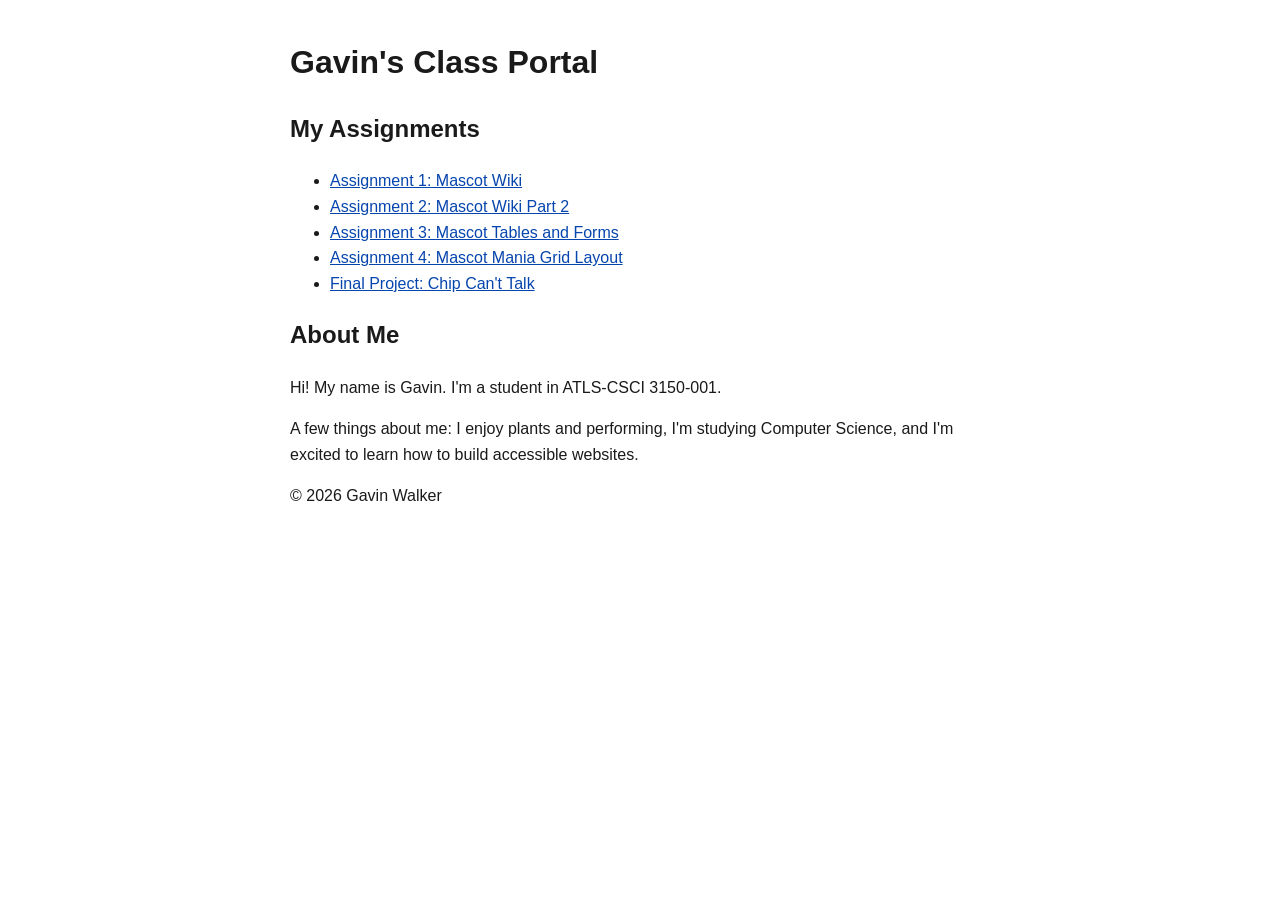
<file: index.html>
<!DOCTYPE html>
<html lang="en">
<head>
  <meta charset="UTF-8">
  <meta name="viewport" content="width=device-width, initial-scale=1.0">
  <meta name="description" content="Class portal for my coding assignments.">
  <title>Class Portal | Gavin Walker</title>
  <style>
    body {
      font-family: Verdana, Arial, sans-serif;
      line-height: 1.6;
      max-width: 700px;
      margin: 0 auto;
      padding: 1rem;
      color: #1a1a1a;
      background-color: #ffffff;
    }
    a {
      color: #0645ad;
    }
    a:focus {
      outline: 3px solid #1a1a1a;
      outline-offset: 2px;
    }
    .skip-link {
      position: absolute;
      left: -9999px;
    }
    .skip-link:focus {
      position: static;
    }
  </style>
</head>
<body>

  <!-- Lets keyboard users jump past the navigation -->
  <a class="skip-link" href="#main-content">Skip to main content</a>

  <header>
    <h1>Gavin's Class Portal</h1>
  </header>

  <nav aria-label="Coding assignments">
    <h2>My Assignments</h2>
    <ul>
      <li><a href="assignment-1/index.html">Assignment 1: Mascot Wiki</a></li>
      <li><a href="assignment-2/index.html">Assignment 2: Mascot Wiki Part 2</a></li>
      <li><a href="assignment-3/index.html">Assignment 3: Mascot Tables and Forms</a></li>
      <li><a href="assignment-4/index.html">Assignment 4: Mascot Mania Grid Layout</a></li>
      <li><a href="final-project/index.html">Final Project: Chip Can't Talk</a></li>
    </ul>
  </nav>

  <main id="main-content">
    <section aria-labelledby="about-heading">
      <h2 id="about-heading">About Me</h2>
      <p>Hi! My name is Gavin. I'm a student in ATLS-CSCI 3150-001.</p>
      <p>A few things about me: I enjoy plants and performing, I'm studying Computer Science, and I'm excited to learn how to build accessible websites.</p>
    </section>
  </main>

  <footer>
    <p>&copy; 2026 Gavin Walker</p>
  </footer>

</body>
</html>
</file>
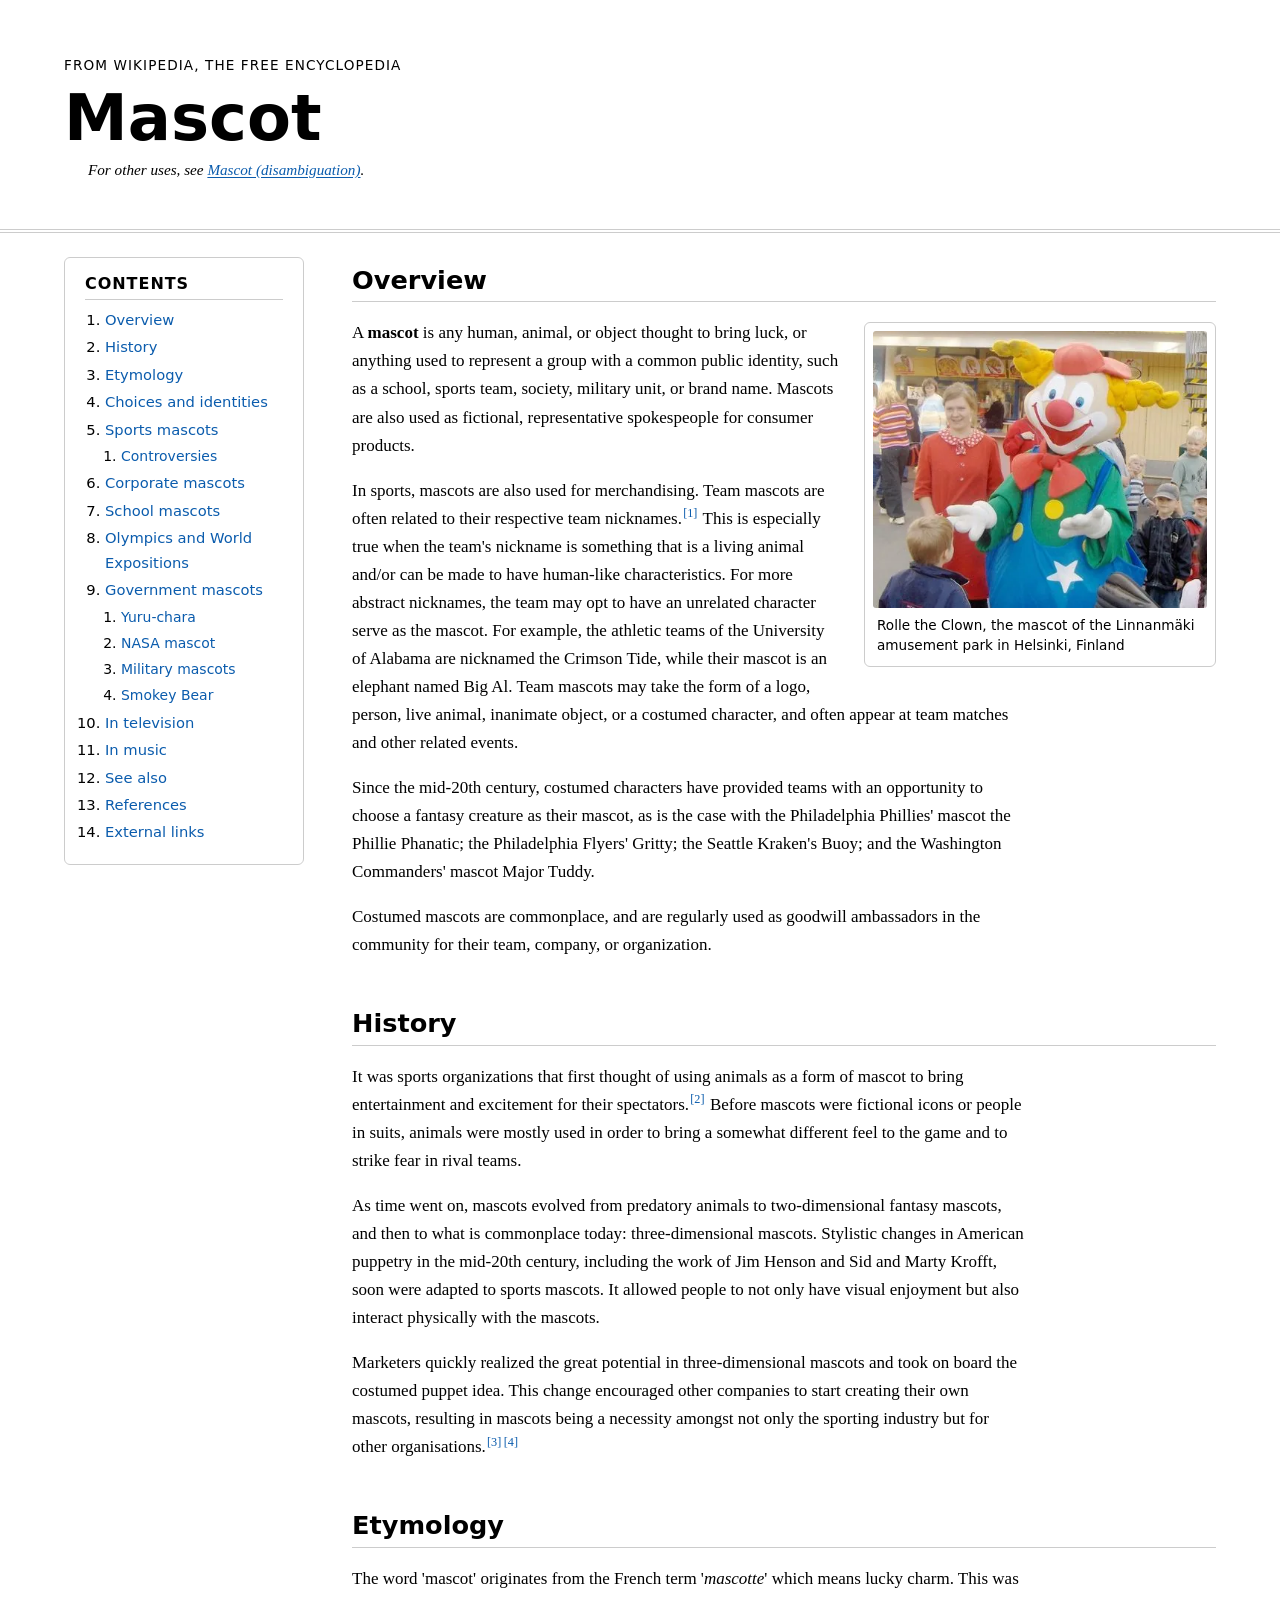
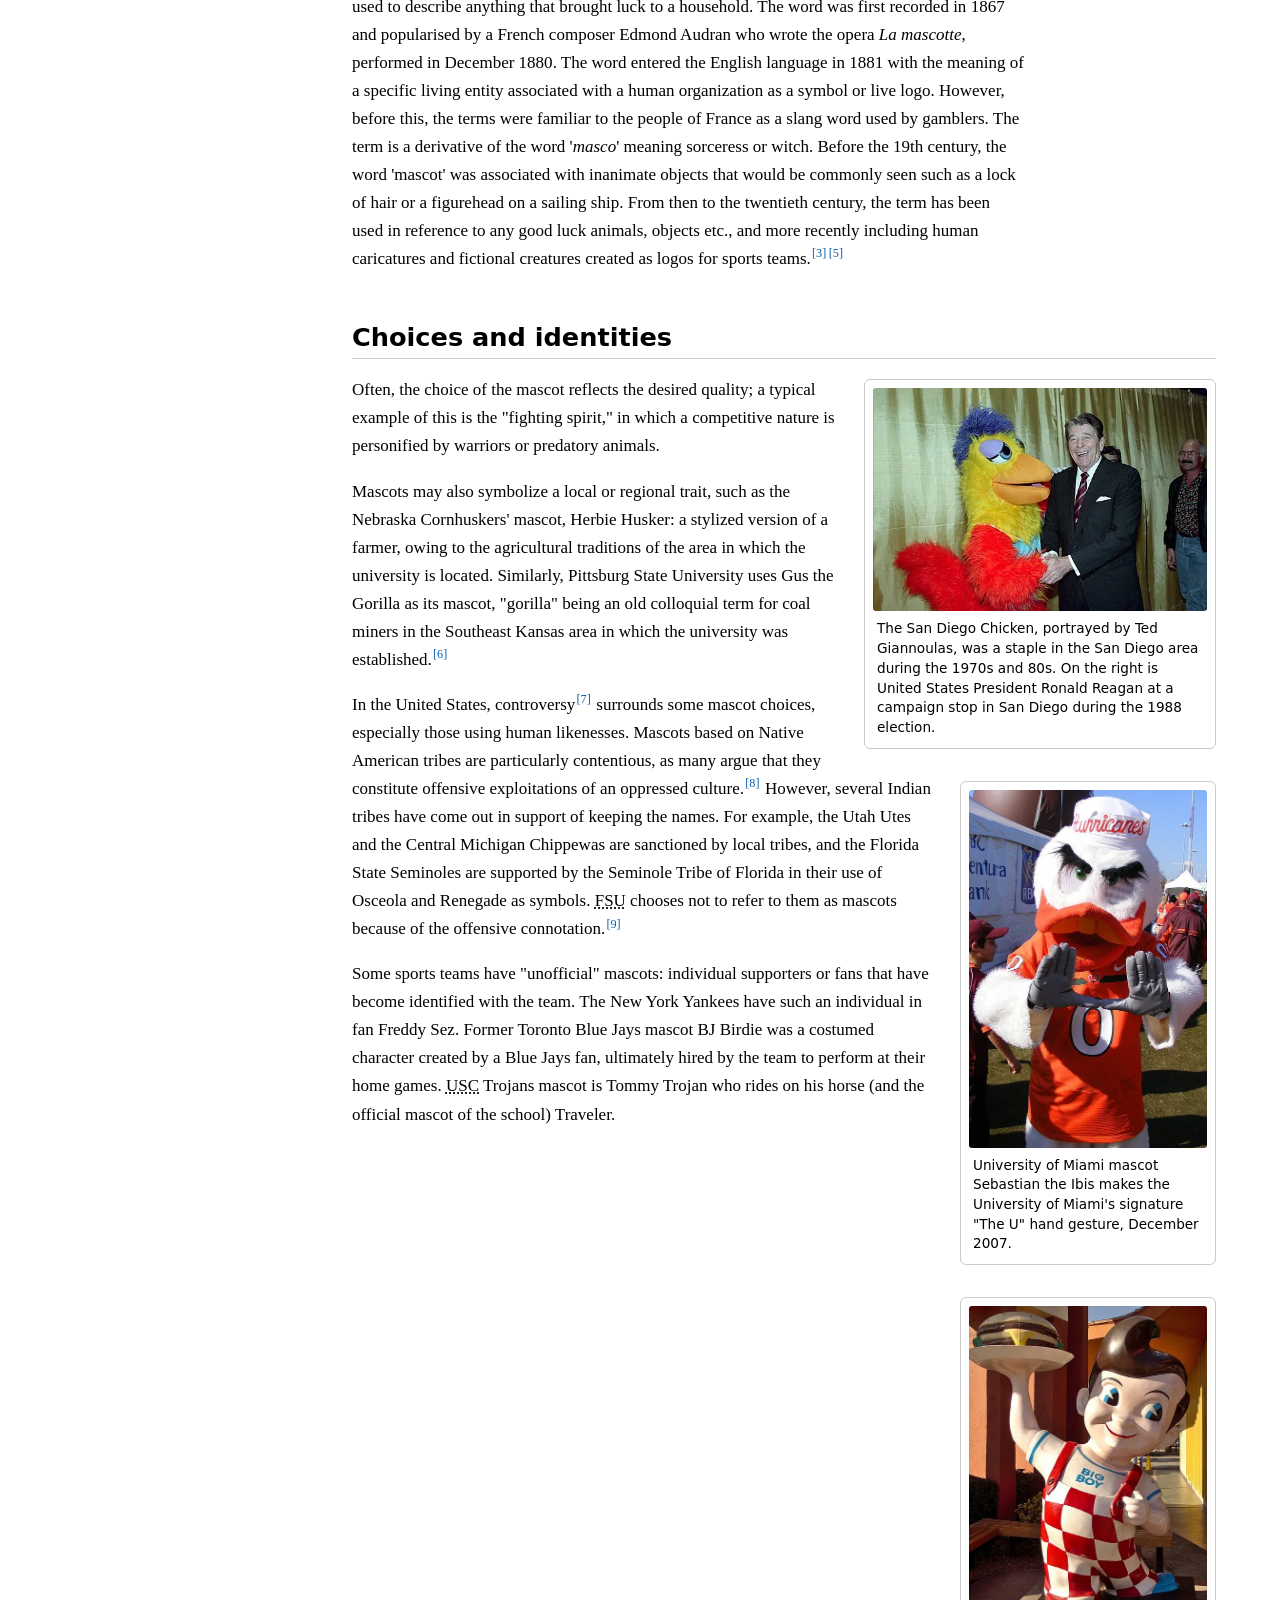
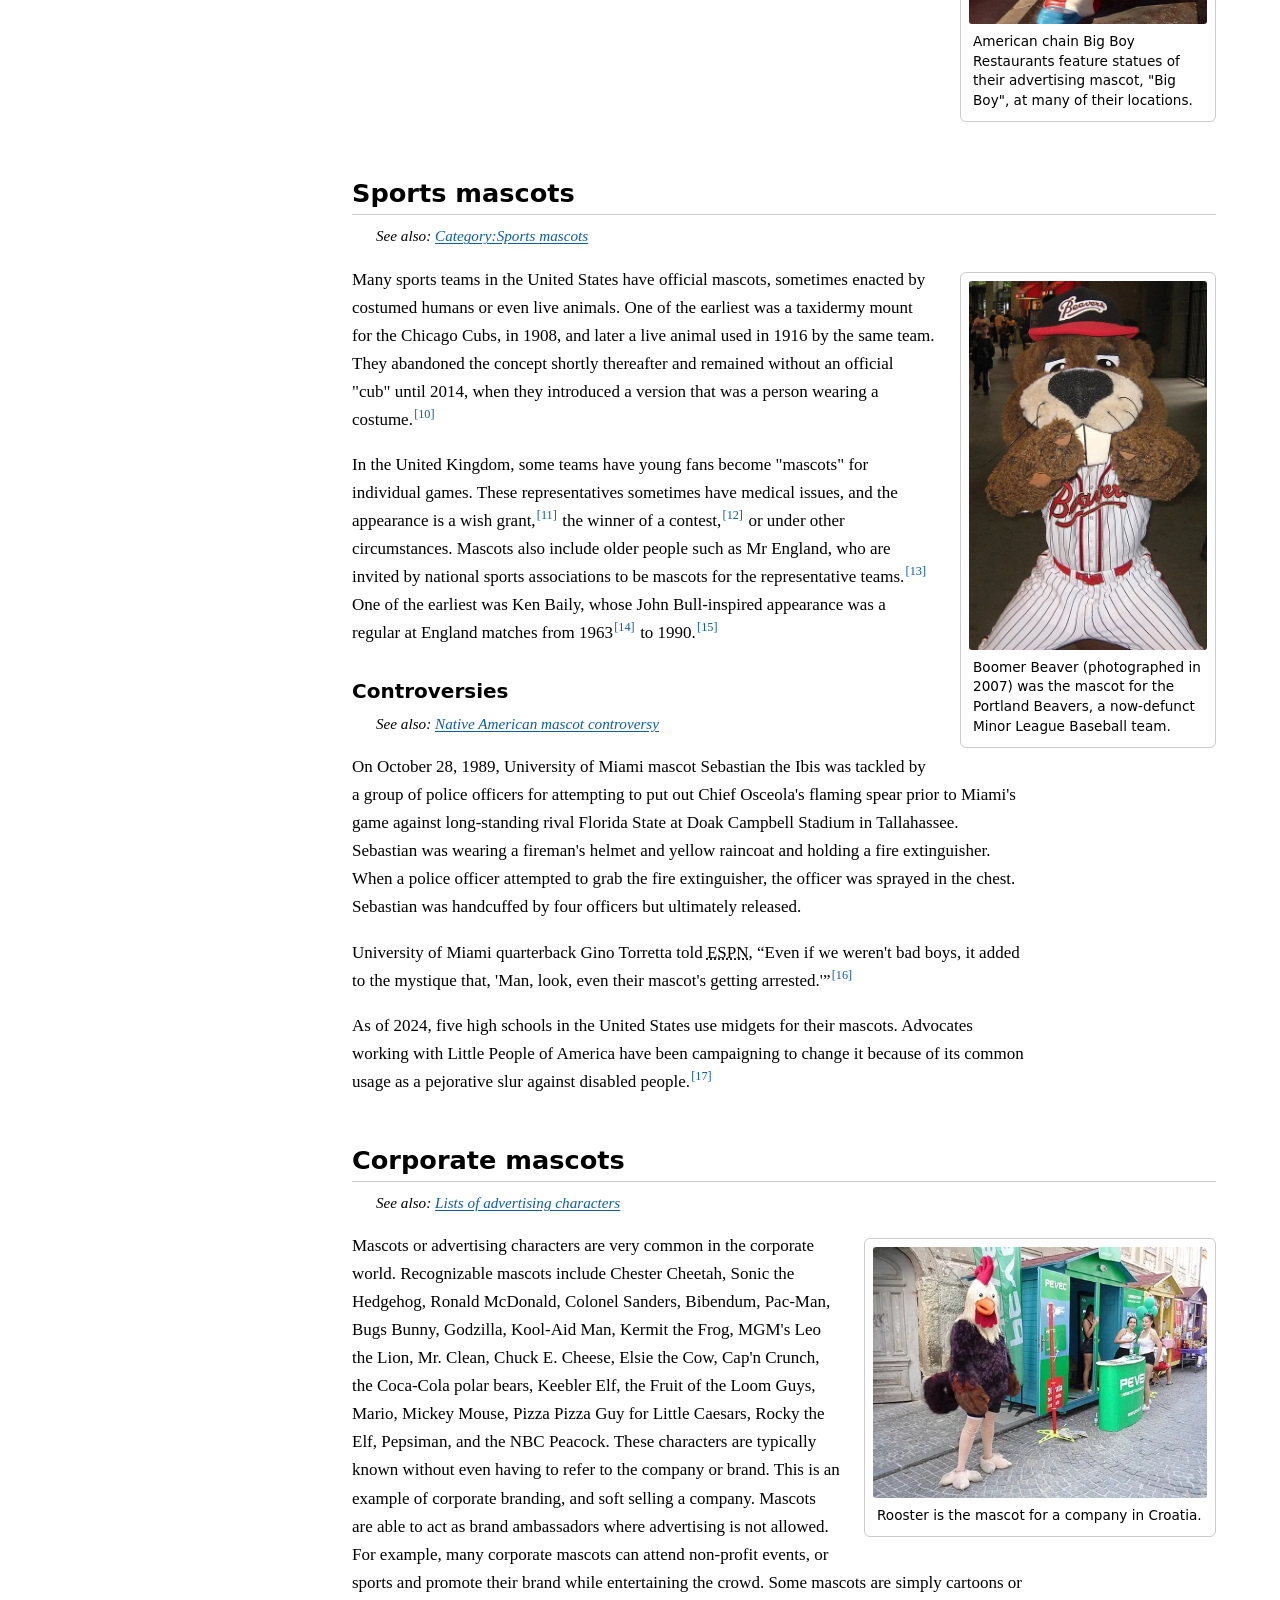
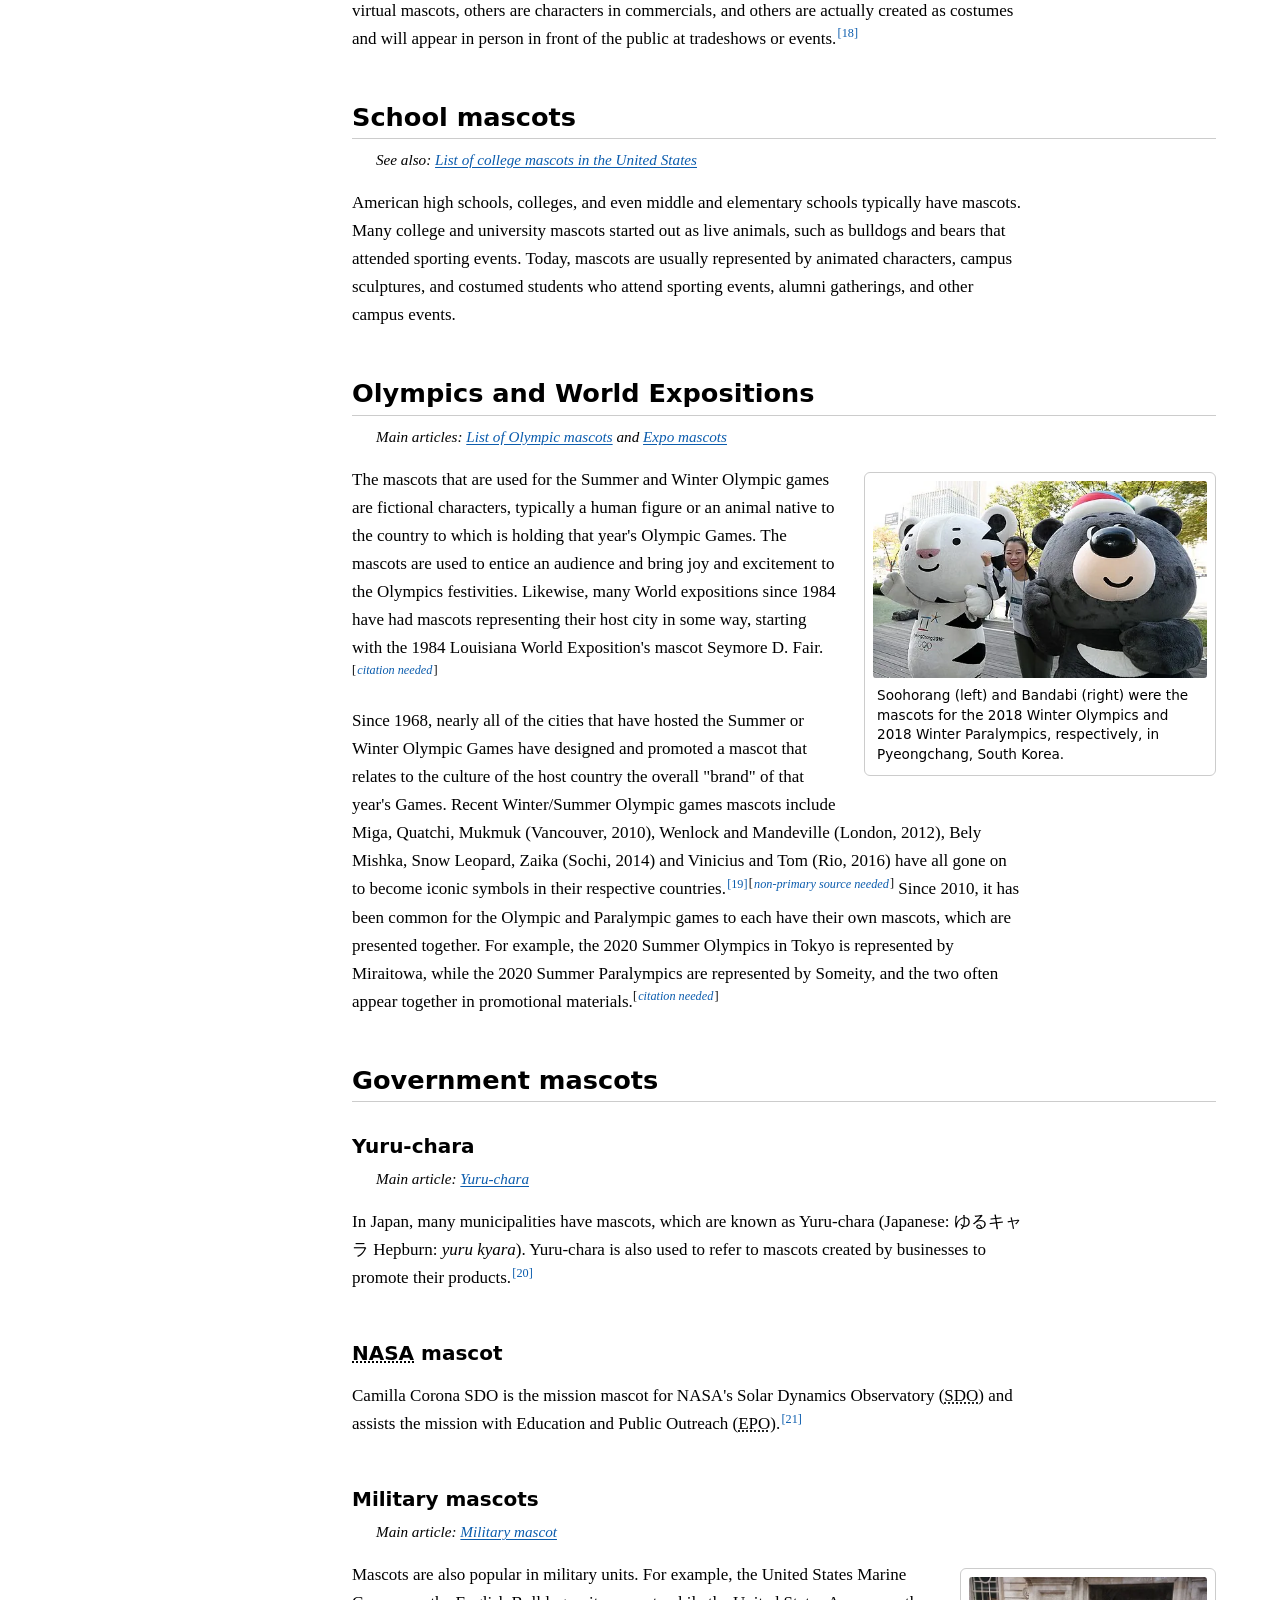
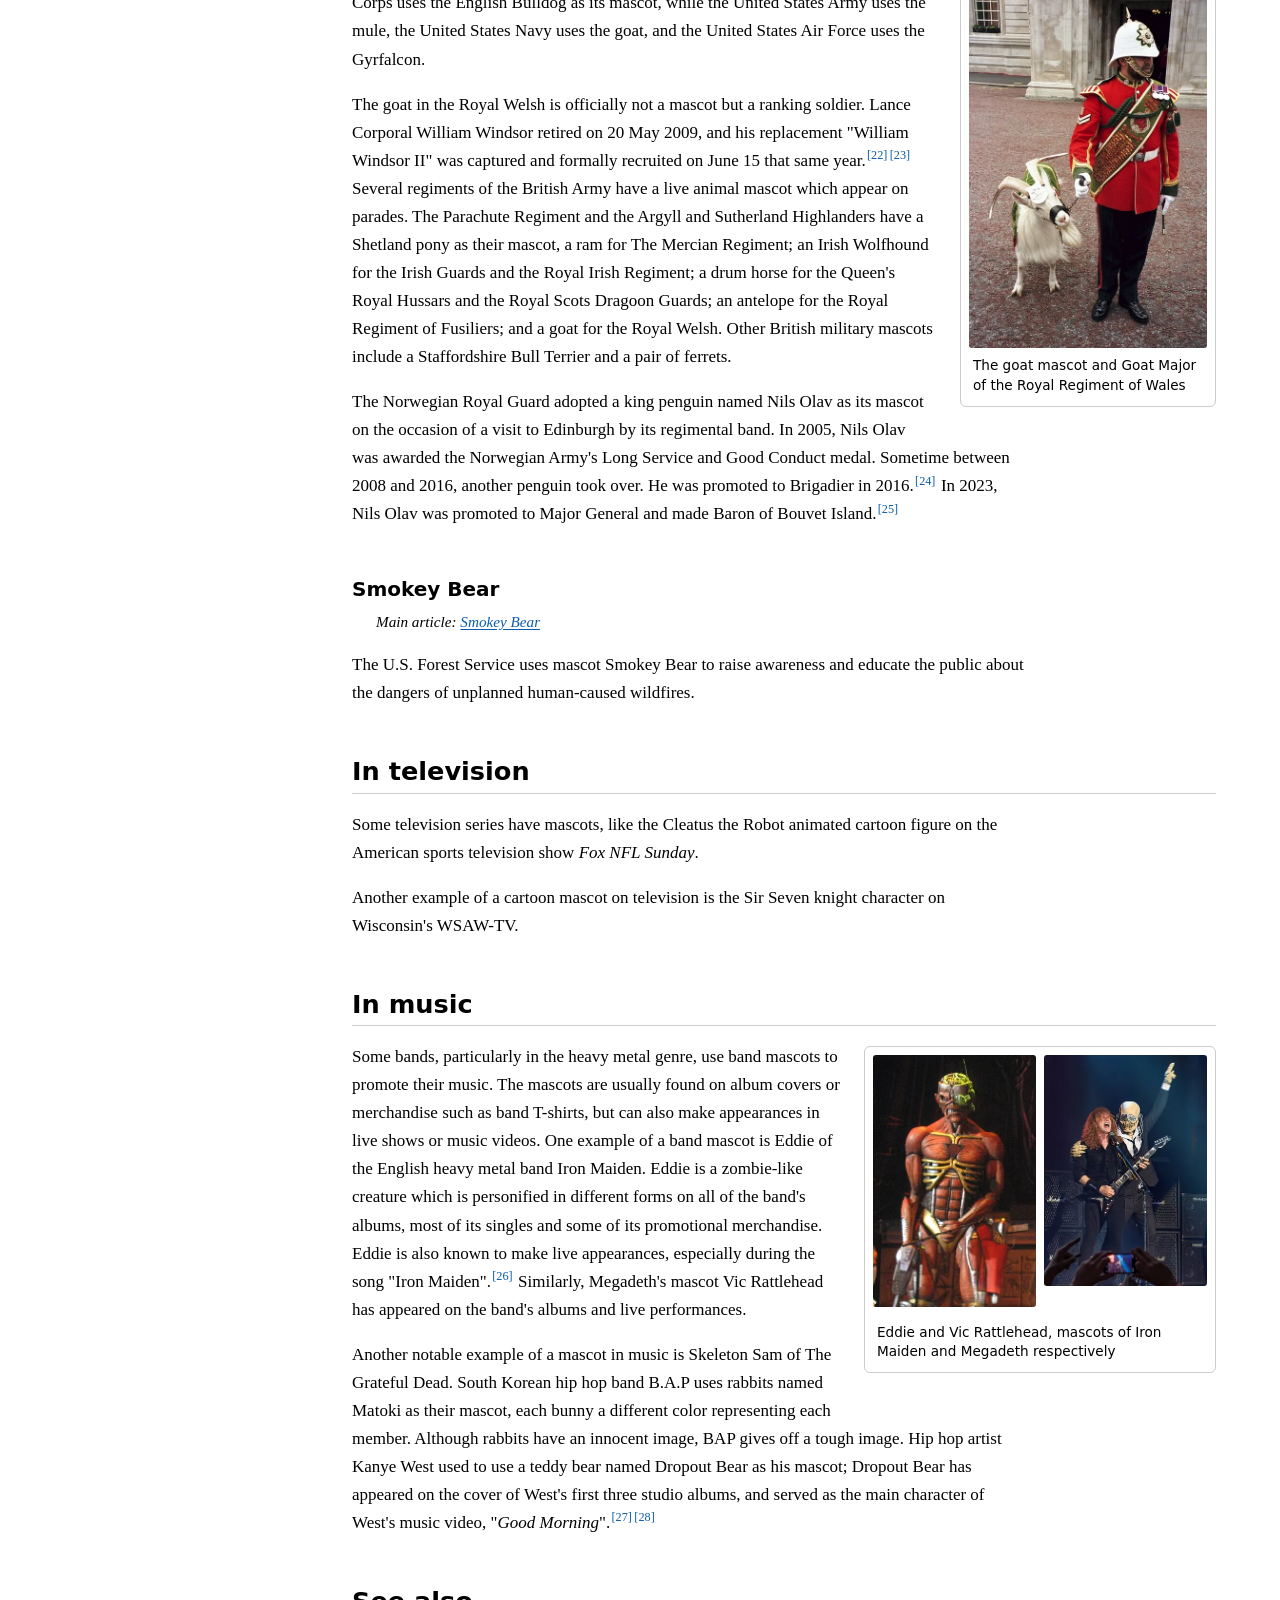
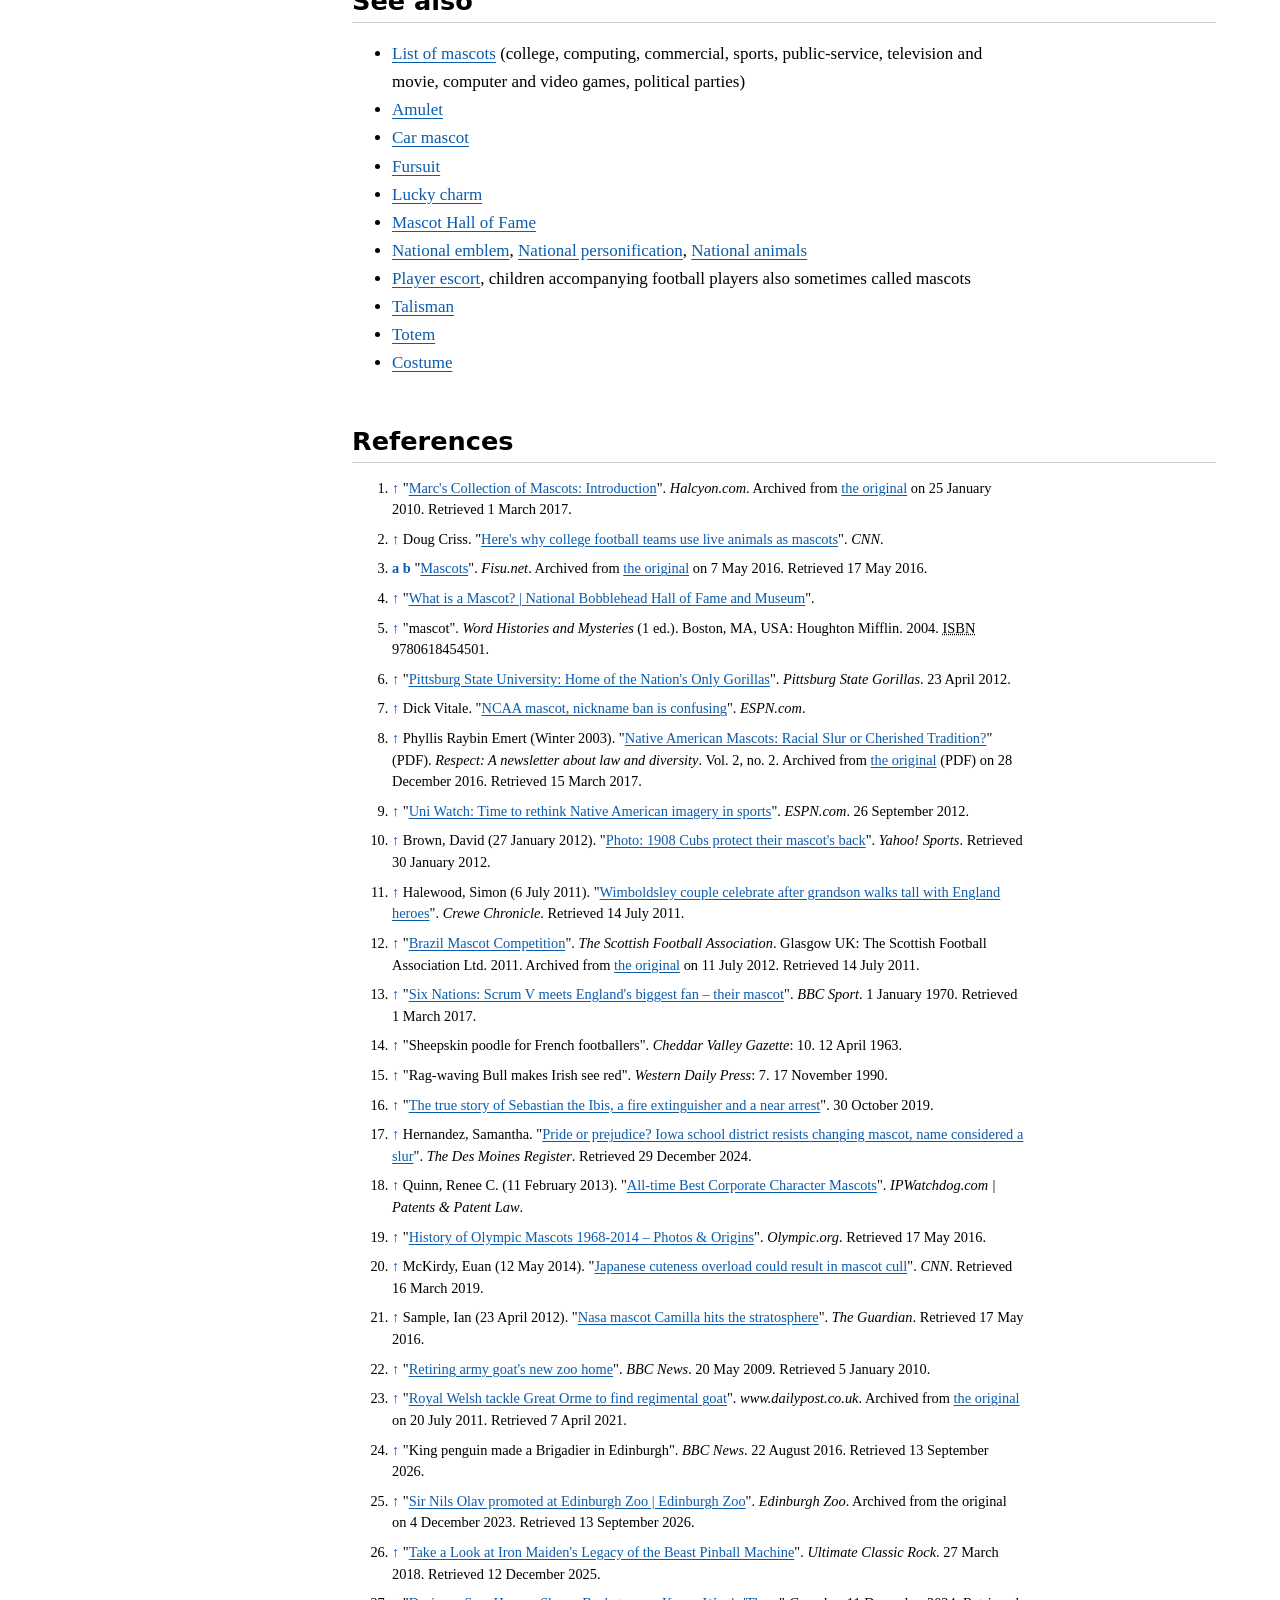
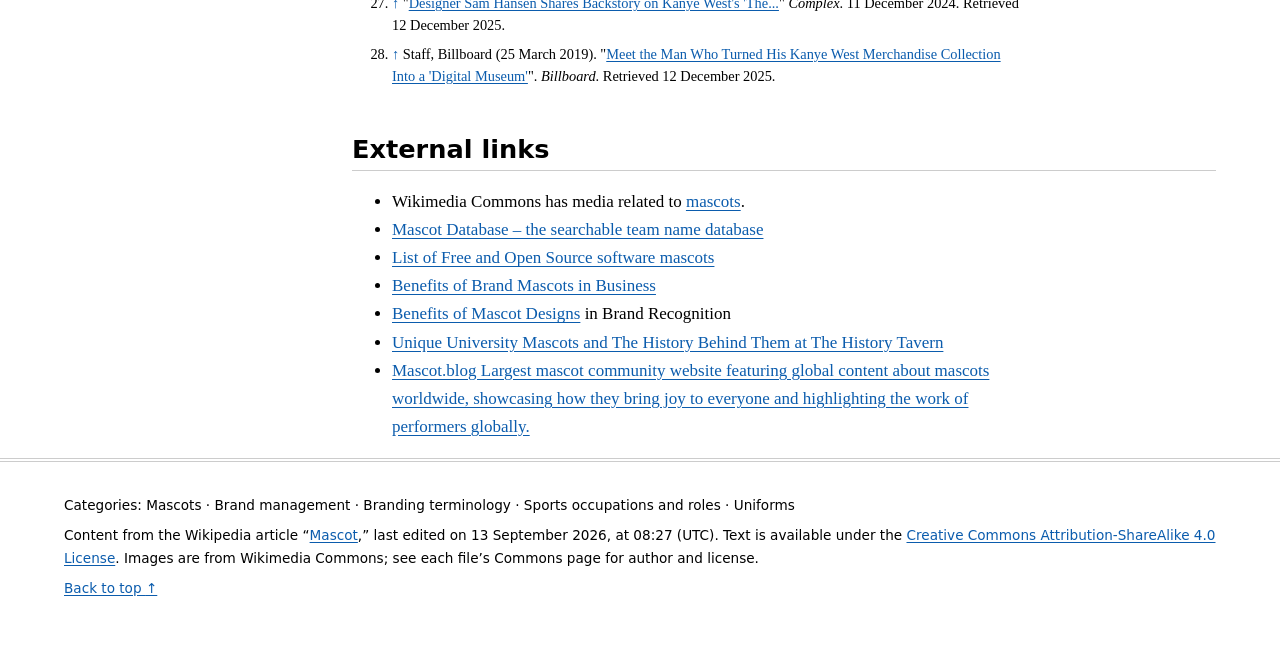
<file: assignment-1/index.html>
<!DOCTYPE html>
<html lang="en">
<head>
  <meta charset="utf-8">
  <meta name="viewport" content="width=device-width, initial-scale=1">
  <title>Mascot | HTML5 Semantic Recode of the Wikipedia Article</title>
  <meta name="description" content="A semantic HTML5 recoding of the Wikipedia article on mascots: their history, etymology, and use in sports, business, schools, the Olympics, government, the military, television, and music.">
  <link rel="stylesheet" href="css/styles.css">
</head>
<body>
  <a class="skip-link" href="#main">Skip to main content</a>

  <header class="site-header">
    <p class="eyebrow">From Wikipedia, the free encyclopedia</p>
    <h1>Mascot</h1>
    <p class="hatnote">For other uses, see <a href="https://en.wikipedia.org/wiki/Mascot_(disambiguation)">Mascot (disambiguation)</a>.</p>
  </header>

  <nav class="toc" aria-labelledby="toc-heading">
    <h2 id="toc-heading">Contents</h2>
    <ol>
      <li><a href="#overview">Overview</a></li>
      <li><a href="#history">History</a></li>
      <li><a href="#etymology">Etymology</a></li>
      <li><a href="#choices">Choices and identities</a></li>
      <li>
        <a href="#sports">Sports mascots</a>
        <ol>
          <li><a href="#controversies">Controversies</a></li>
        </ol>
      </li>
      <li><a href="#corporate">Corporate mascots</a></li>
      <li><a href="#schools">School mascots</a></li>
      <li><a href="#olympics">Olympics and World Expositions</a></li>
      <li>
        <a href="#government">Government mascots</a>
        <ol>
          <li><a href="#yuru-chara">Yuru-chara</a></li>
          <li><a href="#nasa">NASA mascot</a></li>
          <li><a href="#military">Military mascots</a></li>
          <li><a href="#smokey-bear">Smokey Bear</a></li>
        </ol>
      </li>
      <li><a href="#television">In television</a></li>
      <li><a href="#music">In music</a></li>
      <li><a href="#see-also">See also</a></li>
      <li><a href="#references">References</a></li>
      <li><a href="#external-links">External links</a></li>
    </ol>
  </nav>

  <main id="main" tabindex="-1">

    <section id="overview" aria-labelledby="overview-heading">
      <header class="article-header">
          <h2 id="overview-heading">Overview</h2>
        </header>
      <figure class="figure figure--right">
        <picture>
          <source type="image/webp" srcset="images/rolle-the-clown.webp">
          <img src="images/rolle-the-clown.jpg" width="449" height="372" alt="Rolle the Clown, a costumed clown with yellow hair, a red nose and blue overalls, greeting children and a woman at an amusement park." decoding="async">
        </picture>
        <figcaption>Rolle the Clown, the mascot of the <span lang="fi">Linnanmäki</span> amusement park in Helsinki, Finland</figcaption>
      </figure>

      <p>A <dfn>mascot</dfn> is any human, animal, or object thought to bring luck, or anything used to represent a group with a common public identity, such as a school, sports team, society, military unit, or brand name. Mascots are also used as fictional, representative spokespeople for consumer products.</p>

      <p>In sports, mascots are also used for merchandising. Team mascots are often related to their respective team nicknames.<sup><a href="#ref-1" id="cite-1" aria-label="Reference 1">[1]</a></sup> This is especially true when the team's nickname is something that is a living animal and/or can be made to have human-like characteristics. For more abstract nicknames, the team may opt to have an unrelated character serve as the mascot. For example, the athletic teams of the University of Alabama are nicknamed the Crimson Tide, while their mascot is an elephant named Big Al. Team mascots may take the form of a logo, person, live animal, inanimate object, or a costumed character, and often appear at team matches and other related events.</p>

      <p>Since the mid-20th century, costumed characters have provided teams with an opportunity to choose a fantasy creature as their mascot, as is the case with the Philadelphia Phillies' mascot the Phillie Phanatic; the Philadelphia Flyers' Gritty; the Seattle Kraken's Buoy; and the Washington Commanders' mascot Major Tuddy.</p>

      <p>Costumed mascots are commonplace, and are regularly used as goodwill ambassadors in the community for their team, company, or organization.</p>
    </section>

    <section id="history" aria-labelledby="history-heading">
      <h2 id="history-heading">History</h2>
      <p>It was sports organizations that first thought of using animals as a form of mascot to bring entertainment and excitement for their spectators.<sup><a href="#ref-2" id="cite-2" aria-label="Reference 2">[2]</a></sup> Before mascots were fictional icons or people in suits, animals were mostly used in order to bring a somewhat different feel to the game and to strike fear in rival teams.</p>
      <p>As time went on, mascots evolved from predatory animals to two-dimensional fantasy mascots, and then to what is commonplace today: three-dimensional mascots. Stylistic changes in American puppetry in the mid-20th century, including the work of Jim Henson and Sid and Marty Krofft, soon were adapted to sports mascots. It allowed people to not only have visual enjoyment but also interact physically with the mascots.</p>
      <p>Marketers quickly realized the great potential in three-dimensional mascots and took on board the costumed puppet idea. This change encouraged other companies to start creating their own mascots, resulting in mascots being a necessity amongst not only the sporting industry but for other organisations.<sup><a href="#ref-3" id="cite-3a" aria-label="Reference 3">[3]</a></sup><sup><a href="#ref-4" id="cite-4" aria-label="Reference 4">[4]</a></sup></p>
    </section>

    <section id="etymology" aria-labelledby="etymology-heading">
      <h2 id="etymology-heading">Etymology</h2>
      <p>The word 'mascot' originates from the French term '<i lang="fr">mascotte</i>' which means lucky charm. This was used to describe anything that brought luck to a household. The word was first recorded in <time datetime="1867">1867</time> and popularised by a French composer Edmond Audran who wrote the opera <cite lang="fr">La mascotte</cite>, performed in <time datetime="1880-12">December 1880</time>. The word entered the English language in <time datetime="1881">1881</time> with the meaning of a specific living entity associated with a human organization as a symbol or live logo. However, before this, the terms were familiar to the people of France as a slang word used by gamblers. The term is a derivative of the word '<i lang="fr">masco</i>' meaning sorceress or witch. Before the 19th century, the word 'mascot' was associated with inanimate objects that would be commonly seen such as a lock of hair or a figurehead on a sailing ship. From then to the twentieth century, the term has been used in reference to any good luck animals, objects etc., and more recently including human caricatures and fictional creatures created as logos for sports teams.<sup><a href="#ref-3" id="cite-3b" aria-label="Reference 3">[3]</a></sup><sup><a href="#ref-5" id="cite-5" aria-label="Reference 5">[5]</a></sup></p>
    </section>

    <section id="choices" aria-labelledby="choices-heading">
      <h2 id="choices-heading">Choices and identities</h2>

      <figure class="figure figure--right">
        <picture>
          <source type="image/webp" srcset="images/san-diego-chicken.webp">
          <img src="images/san-diego-chicken.jpg" width="500" height="334" alt="The San Diego Chicken, a yellow and red bird costume with blue feathers on its head, shaking hands with a smiling Ronald Reagan." loading="lazy" decoding="async">
        </picture>
        <figcaption>The San Diego Chicken, portrayed by Ted Giannoulas, was a staple in the San Diego area during the 1970s and 80s. On the right is United States President Ronald Reagan at a campaign stop in San Diego during the 1988 election.</figcaption>
      </figure>

      <figure class="figure figure--right figure--portrait">
        <picture>
          <source type="image/webp" srcset="images/sebastian-the-ibis.webp">
          <img src="images/sebastian-the-ibis.jpg" width="500" height="751" alt="Sebastian the Ibis, a white bird costume with an orange beak, Hurricanes cap and orange jersey, holding its gloved hands in a U shape." loading="lazy" decoding="async">
        </picture>
        <figcaption>University of Miami mascot Sebastian the Ibis makes the University of Miami's signature &quot;The U&quot; hand gesture, <time datetime="2007-12">December 2007</time>.</figcaption>
      </figure>

      <figure class="figure figure--right figure--portrait">
        <picture>
          <source type="image/webp" srcset="images/big-boy-statue.webp">
          <img src="images/big-boy-statue.jpg" width="500" height="667" alt="Statue of Big Boy, a smiling boy with a dark pompadour and red-and-white checked overalls, holding a hamburger on a plate above his head." loading="lazy" decoding="async">
        </picture>
        <figcaption>American chain Big Boy Restaurants feature statues of their advertising mascot, &quot;Big Boy&quot;, at many of their locations.</figcaption>
      </figure>

      <p>Often, the choice of the mascot reflects the desired quality; a typical example of this is the &quot;fighting spirit,&quot; in which a competitive nature is personified by warriors or predatory animals.</p>
      <p>Mascots may also symbolize a local or regional trait, such as the Nebraska Cornhuskers' mascot, Herbie Husker: a stylized version of a farmer, owing to the agricultural traditions of the area in which the university is located. Similarly, Pittsburg State University uses Gus the Gorilla as its mascot, &quot;gorilla&quot; being an old colloquial term for coal miners in the Southeast Kansas area in which the university was established.<sup><a href="#ref-6" id="cite-6" aria-label="Reference 6">[6]</a></sup></p>
      <p>In the United States, controversy<sup><a href="#ref-7" id="cite-7" aria-label="Reference 7">[7]</a></sup> surrounds some mascot choices, especially those using human likenesses. Mascots based on Native American tribes are particularly contentious, as many argue that they constitute offensive exploitations of an oppressed culture.<sup><a href="#ref-8" id="cite-8" aria-label="Reference 8">[8]</a></sup> However, several Indian tribes have come out in support of keeping the names. For example, the Utah Utes and the Central Michigan Chippewas are sanctioned by local tribes, and the Florida State Seminoles are supported by the Seminole Tribe of Florida in their use of Osceola and Renegade as symbols. <abbr title="Florida State University">FSU</abbr> chooses not to refer to them as mascots because of the offensive connotation.<sup><a href="#ref-9" id="cite-9" aria-label="Reference 9">[9]</a></sup></p>
      <p>Some sports teams have &quot;unofficial&quot; mascots: individual supporters or fans that have become identified with the team. The New York Yankees have such an individual in fan Freddy Sez. Former Toronto Blue Jays mascot BJ Birdie was a costumed character created by a Blue Jays fan, ultimately hired by the team to perform at their home games. <abbr title="University of Southern California">USC</abbr> Trojans mascot is Tommy Trojan who rides on his horse (and the official mascot of the school) Traveler.</p>
    </section>

    <section id="sports" aria-labelledby="sports-heading">
      <h2 id="sports-heading">Sports mascots</h2>
      <p class="hatnote">See also: <a href="https://en.wikipedia.org/wiki/Category:Sports_mascots">Category:Sports mascots</a></p>

      <figure class="figure figure--right figure--portrait">
        <picture>
          <source type="image/webp" srcset="images/boomer-beaver.webp">
          <img src="images/boomer-beaver.jpg" width="500" height="775" alt="Boomer Beaver, a brown costumed beaver in a Beavers cap and pinstriped baseball uniform, covering its mouth with its paws." loading="lazy" decoding="async">
        </picture>
        <figcaption>Boomer Beaver (photographed in 2007) was the mascot for the Portland Beavers, a now-defunct Minor League Baseball team.</figcaption>
      </figure>

      <p>Many sports teams in the United States have official mascots, sometimes enacted by costumed humans or even live animals. One of the earliest was a taxidermy mount for the Chicago Cubs, in <time datetime="1908">1908</time>, and later a live animal used in <time datetime="1916">1916</time> by the same team. They abandoned the concept shortly thereafter and remained without an official &quot;cub&quot; until <time datetime="2014">2014</time>, when they introduced a version that was a person wearing a costume.<sup><a href="#ref-10" id="cite-10" aria-label="Reference 10">[10]</a></sup></p>
      <p>In the United Kingdom, some teams have young fans become &quot;mascots&quot; for individual games. These representatives sometimes have medical issues, and the appearance is a wish grant,<sup><a href="#ref-11" id="cite-11" aria-label="Reference 11">[11]</a></sup> the winner of a contest,<sup><a href="#ref-12" id="cite-12" aria-label="Reference 12">[12]</a></sup> or under other circumstances. Mascots also include older people such as Mr England, who are invited by national sports associations to be mascots for the representative teams.<sup><a href="#ref-13" id="cite-13" aria-label="Reference 13">[13]</a></sup> One of the earliest was Ken Baily, whose John Bull-inspired appearance was a regular at England matches from 1963<sup><a href="#ref-14" id="cite-14" aria-label="Reference 14">[14]</a></sup> to 1990.<sup><a href="#ref-15" id="cite-15" aria-label="Reference 15">[15]</a></sup></p>

      <section id="controversies" aria-labelledby="controversies-heading">
        <h3 id="controversies-heading">Controversies</h3>
        <p class="hatnote">See also: <a href="https://en.wikipedia.org/wiki/Native_American_mascot_controversy">Native American mascot controversy</a></p>
        <p>On <time datetime="1989-10-28">October 28, 1989</time>, University of Miami mascot Sebastian the Ibis was tackled by a group of police officers for attempting to put out Chief Osceola's flaming spear prior to Miami's game against long-standing rival Florida State at Doak Campbell Stadium in Tallahassee. Sebastian was wearing a fireman's helmet and yellow raincoat and holding a fire extinguisher. When a police officer attempted to grab the fire extinguisher, the officer was sprayed in the chest. Sebastian was handcuffed by four officers but ultimately released.</p>
        <p>University of Miami quarterback Gino Torretta told <abbr title="Entertainment and Sports Programming Network">ESPN</abbr>, <q>Even if we weren't bad boys, it added to the mystique that, 'Man, look, even their mascot's getting arrested.'</q><sup><a href="#ref-16" id="cite-16" aria-label="Reference 16">[16]</a></sup></p>
        <p>As of <time datetime="2024">2024</time>, five high schools in the United States use midgets for their mascots. Advocates working with Little People of America have been campaigning to change it because of its common usage as a pejorative slur against disabled people.<sup><a href="#ref-17" id="cite-17" aria-label="Reference 17">[17]</a></sup></p>
      </section>
    </section>

    <section id="corporate" aria-labelledby="corporate-heading">
      <h2 id="corporate-heading">Corporate mascots</h2>
      <p class="hatnote">See also: <a href="https://en.wikipedia.org/wiki/Lists_of_advertising_characters">Lists of advertising characters</a></p>

      <figure class="figure figure--right">
        <picture>
          <source type="image/webp" srcset="images/rooster-mascot.webp">
          <img src="images/rooster-mascot.jpg" width="500" height="375" alt="A person in a rooster costume standing on a cobblestone street beside a green promotional booth." loading="lazy" decoding="async">
        </picture>
        <figcaption>Rooster is the mascot for a company in Croatia.</figcaption>
      </figure>

      <p>Mascots or advertising characters are very common in the corporate world. Recognizable mascots include Chester Cheetah, Sonic the Hedgehog, Ronald McDonald, Colonel Sanders, Bibendum, Pac-Man, Bugs Bunny, Godzilla, Kool-Aid Man, Kermit the Frog, MGM's Leo the Lion, Mr. Clean, Chuck E. Cheese, Elsie the Cow, Cap'n Crunch, the Coca-Cola polar bears, Keebler Elf, the Fruit of the Loom Guys, Mario, Mickey Mouse, Pizza Pizza Guy for Little Caesars, Rocky the Elf, Pepsiman, and the NBC Peacock. These characters are typically known without even having to refer to the company or brand. This is an example of corporate branding, and soft selling a company. Mascots are able to act as brand ambassadors where advertising is not allowed. For example, many corporate mascots can attend non-profit events, or sports and promote their brand while entertaining the crowd. Some mascots are simply cartoons or virtual mascots, others are characters in commercials, and others are actually created as costumes and will appear in person in front of the public at tradeshows or events.<sup><a href="#ref-18" id="cite-18" aria-label="Reference 18">[18]</a></sup></p>
    </section>

    <section id="schools" aria-labelledby="schools-heading">
      <h2 id="schools-heading">School mascots</h2>
      <p class="hatnote">See also: <a href="https://en.wikipedia.org/wiki/List_of_college_mascots_in_the_United_States">List of college mascots in the United States</a></p>
      <p>American high schools, colleges, and even middle and elementary schools typically have mascots. Many college and university mascots started out as live animals, such as bulldogs and bears that attended sporting events. Today, mascots are usually represented by animated characters, campus sculptures, and costumed students who attend sporting events, alumni gatherings, and other campus events.</p>
    </section>

    <section id="olympics" aria-labelledby="olympics-heading">
      <h2 id="olympics-heading">Olympics and World Expositions</h2>
      <p class="hatnote">Main articles: <a href="https://en.wikipedia.org/wiki/List_of_Olympic_mascots">List of Olympic mascots</a> and <a href="https://en.wikipedia.org/wiki/Expo_mascots">Expo mascots</a></p>

      <figure class="figure figure--right">
        <picture>
          <source type="image/webp" srcset="images/soohorang-bandabi.webp">
          <img src="images/soohorang-bandabi.jpg" width="500" height="295" alt="Soohorang, a white tiger mascot, and Bandabi, a black bear mascot, posing with a smiling woman between them." loading="lazy" decoding="async">
        </picture>
        <figcaption>Soohorang (left) and Bandabi (right) were the mascots for the 2018 Winter Olympics and 2018 Winter Paralympics, respectively, in Pyeongchang, South Korea.</figcaption>
      </figure>

      <p>The mascots that are used for the Summer and Winter Olympic games are fictional characters, typically a human figure or an animal native to the country to which is holding that year's Olympic Games. The mascots are used to entice an audience and bring joy and excitement to the Olympics festivities. Likewise, many World expositions since 1984 have had mascots representing their host city in some way, starting with the 1984 Louisiana World Exposition's mascot Seymore D. Fair.<sup class="tag">[<a href="https://en.wikipedia.org/wiki/Wikipedia:Citation_needed"><i>citation needed</i></a>]</sup></p>
      <p>Since <time datetime="1968">1968</time>, nearly all of the cities that have hosted the Summer or Winter Olympic Games have designed and promoted a mascot that relates to the culture of the host country the overall &quot;brand&quot; of that year's Games. Recent Winter/Summer Olympic games mascots include Miga, Quatchi, Mukmuk (Vancouver, 2010), Wenlock and Mandeville (London, 2012), Bely Mishka, Snow Leopard, Zaika (Sochi, 2014) and Vinicius and Tom (Rio, 2016) have all gone on to become iconic symbols in their respective countries.<sup><a href="#ref-19" id="cite-19" aria-label="Reference 19">[19]</a></sup><sup class="tag">[<a href="https://en.wikipedia.org/wiki/Wikipedia:No_original_research#Primary,_secondary_and_tertiary_sources"><i>non-primary source needed</i></a>]</sup> Since 2010, it has been common for the Olympic and Paralympic games to each have their own mascots, which are presented together. For example, the 2020 Summer Olympics in Tokyo is represented by Miraitowa, while the 2020 Summer Paralympics are represented by Someity, and the two often appear together in promotional materials.<sup class="tag">[<a href="https://en.wikipedia.org/wiki/Wikipedia:Citation_needed"><i>citation needed</i></a>]</sup></p>
    </section>

    <section id="government" aria-labelledby="government-heading">
      <h2 id="government-heading">Government mascots</h2>

      <section id="yuru-chara" aria-labelledby="yuru-chara-heading">
        <h3 id="yuru-chara-heading">Yuru-chara</h3>
        <p class="hatnote">Main article: <a href="https://en.wikipedia.org/wiki/Yuru-chara">Yuru-chara</a></p>
        <p>In Japan, many municipalities have mascots, which are known as Yuru-chara (Japanese: <span lang="ja">ゆるキャラ</span> Hepburn: <i lang="ja-Latn">yuru kyara</i>). Yuru-chara is also used to refer to mascots created by businesses to promote their products.<sup><a href="#ref-20" id="cite-20" aria-label="Reference 20">[20]</a></sup></p>
      </section>

      <section id="nasa" aria-labelledby="nasa-heading">
        <h3 id="nasa-heading"><abbr title="National Aeronautics and Space Administration">NASA</abbr> mascot</h3>
        <p>Camilla Corona SDO is the mission mascot for NASA's Solar Dynamics Observatory (<abbr title="Solar Dynamics Observatory">SDO</abbr>) and assists the mission with Education and Public Outreach (<abbr title="Education and Public Outreach">EPO</abbr>).<sup><a href="#ref-21" id="cite-21" aria-label="Reference 21">[21]</a></sup></p>
      </section>

      <section id="military" aria-labelledby="military-heading">
        <h3 id="military-heading">Military mascots</h3>
        <p class="hatnote">Main article: <a href="https://en.wikipedia.org/wiki/Military_mascot">Military mascot</a></p>

        <figure class="figure figure--right figure--portrait">
          <picture>
            <source type="image/webp" srcset="images/royal-welsh-goat.webp">
            <img src="images/royal-welsh-goat.jpg" width="500" height="780" alt="A white goat in a green and gold ceremonial coat standing on a lead beside the Goat Major, a soldier in a red tunic and white helmet." loading="lazy" decoding="async">
          </picture>
          <figcaption>The goat mascot and Goat Major of the Royal Regiment of Wales</figcaption>
        </figure>

        <p>Mascots are also popular in military units. For example, the United States Marine Corps uses the English Bulldog as its mascot, while the United States Army uses the mule, the United States Navy uses the goat, and the United States Air Force uses the Gyrfalcon.</p>
        <p>The goat in the Royal Welsh is officially not a mascot but a ranking soldier. Lance Corporal William Windsor retired on <time datetime="2009-05-20">20 May 2009</time>, and his replacement &quot;William Windsor II&quot; was captured and formally recruited on <time datetime="2009-06-15">June 15</time> that same year.<sup><a href="#ref-22" id="cite-22" aria-label="Reference 22">[22]</a></sup><sup><a href="#ref-23" id="cite-23" aria-label="Reference 23">[23]</a></sup> Several regiments of the British Army have a live animal mascot which appear on parades. The Parachute Regiment and the Argyll and Sutherland Highlanders have a Shetland pony as their mascot, a ram for The Mercian Regiment; an Irish Wolfhound for the Irish Guards and the Royal Irish Regiment; a drum horse for the Queen's Royal Hussars and the Royal Scots Dragoon Guards; an antelope for the Royal Regiment of Fusiliers; and a goat for the Royal Welsh. Other British military mascots include a Staffordshire Bull Terrier and a pair of ferrets.</p>
        <p>The Norwegian Royal Guard adopted a king penguin named Nils Olav as its mascot on the occasion of a visit to Edinburgh by its regimental band. In <time datetime="2005">2005</time>, Nils Olav was awarded the Norwegian Army's Long Service and Good Conduct medal. Sometime between 2008 and 2016, another penguin took over. He was promoted to Brigadier in <time datetime="2016">2016</time>.<sup><a href="#ref-24" id="cite-24" aria-label="Reference 24">[24]</a></sup> In <time datetime="2023">2023</time>, Nils Olav was promoted to Major General and made Baron of Bouvet Island.<sup><a href="#ref-25" id="cite-25" aria-label="Reference 25">[25]</a></sup></p>
      </section>

      <section id="smokey-bear" aria-labelledby="smokey-bear-heading">
        <h3 id="smokey-bear-heading">Smokey Bear</h3>
        <p class="hatnote">Main article: <a href="https://en.wikipedia.org/wiki/Smokey_Bear">Smokey Bear</a></p>
        <p>The U.S. Forest Service uses mascot Smokey Bear to raise awareness and educate the public about the dangers of unplanned human-caused wildfires.</p>
      </section>
    </section>

    <section id="television" aria-labelledby="television-heading">
      <h2 id="television-heading">In television</h2>
      <p>Some television series have mascots, like the Cleatus the Robot animated cartoon figure on the American sports television show <cite>Fox NFL Sunday</cite>.</p>
      <p>Another example of a cartoon mascot on television is the Sir Seven knight character on Wisconsin's WSAW-TV.</p>
    </section>

    <section id="music" aria-labelledby="music-heading">
      <h2 id="music-heading">In music</h2>

      <figure class="figure figure--right figure--pair">
        <picture>
          <source type="image/webp" srcset="images/eddie.webp">
          <img src="images/eddie.jpg" width="330" height="509" alt="Eddie, a tall skinless zombie-like figure with a metal plate on its head, on stage at an Iron Maiden concert." loading="lazy" decoding="async">
        </picture>
        <picture>
          <source type="image/webp" srcset="images/vic-rattlehead.webp">
          <img src="images/vic-rattlehead.jpg" width="330" height="467" alt="A performer dressed as Vic Rattlehead, a skeleton in a suit with a metal visor over its eyes, on stage with Megadeth's red-haired guitarist." loading="lazy" decoding="async">
        </picture>
        <figcaption>Eddie and Vic Rattlehead, mascots of Iron Maiden and Megadeth respectively</figcaption>
      </figure>

      <p>Some bands, particularly in the heavy metal genre, use band mascots to promote their music. The mascots are usually found on album covers or merchandise such as band T-shirts, but can also make appearances in live shows or music videos. One example of a band mascot is Eddie of the English heavy metal band Iron Maiden. Eddie is a zombie-like creature which is personified in different forms on all of the band's albums, most of its singles and some of its promotional merchandise. Eddie is also known to make live appearances, especially during the song &quot;Iron Maiden&quot;.<sup><a href="#ref-26" id="cite-26" aria-label="Reference 26">[26]</a></sup> Similarly, Megadeth's mascot Vic Rattlehead has appeared on the band's albums and live performances.</p>
      <p>Another notable example of a mascot in music is Skeleton Sam of The Grateful Dead. South Korean hip hop band B.A.P uses rabbits named Matoki as their mascot, each bunny a different color representing each member. Although rabbits have an innocent image, BAP gives off a tough image. Hip hop artist Kanye West used to use a teddy bear named Dropout Bear as his mascot; Dropout Bear has appeared on the cover of West's first three studio albums, and served as the main character of West's music video, &quot;<cite>Good Morning</cite>&quot;.<sup><a href="#ref-27" id="cite-27" aria-label="Reference 27">[27]</a></sup><sup><a href="#ref-28" id="cite-28" aria-label="Reference 28">[28]</a></sup></p>
    </section>

    <section id="see-also" aria-labelledby="see-also-heading">
      <h2 id="see-also-heading">See also</h2>
      <ul>
        <li><a href="https://en.wikipedia.org/wiki/List_of_mascots">List of mascots</a> (college, computing, commercial, sports, public-service, television and movie, computer and video games, political parties)</li>
        <li><a href="https://en.wikipedia.org/wiki/Amulet">Amulet</a></li>
        <li><a href="https://en.wikipedia.org/wiki/Car_mascot">Car mascot</a></li>
        <li><a href="https://en.wikipedia.org/wiki/Fursuit">Fursuit</a></li>
        <li><a href="https://en.wikipedia.org/wiki/Good_luck_charm">Lucky charm</a></li>
        <li><a href="https://en.wikipedia.org/wiki/Mascot_Hall_of_Fame">Mascot Hall of Fame</a></li>
        <li><a href="https://en.wikipedia.org/wiki/National_emblem">National emblem</a>, <a href="https://en.wikipedia.org/wiki/National_personification">National personification</a>, <a href="https://en.wikipedia.org/wiki/List_of_national_animals">National animals</a></li>
        <li><a href="https://en.wikipedia.org/wiki/Player_escort">Player escort</a>, children accompanying football players also sometimes called mascots</li>
        <li><a href="https://en.wikipedia.org/wiki/Talisman">Talisman</a></li>
        <li><a href="https://en.wikipedia.org/wiki/Totem">Totem</a></li>
        <li><a href="https://en.wikipedia.org/wiki/Costume">Costume</a></li>
      </ul>
    </section>

    <section id="references" aria-labelledby="references-heading">
      <h2 id="references-heading">References</h2>
      <ol class="references">
        <li id="ref-1"><a class="backlink" href="#cite-1" aria-label="Back to citation 1">&uarr;</a> &quot;<a href="https://web.archive.org/web/20100125033031/http://www.halcyon.com/marcs/mascot.html">Marc's Collection of Mascots: Introduction</a>&quot;. <cite>Halcyon.com</cite>. Archived from <a href="http://www.halcyon.com/marcs/mascot.html">the original</a> on 25 January 2010. Retrieved 1 March 2017.</li>
        <li id="ref-2"><a class="backlink" href="#cite-2" aria-label="Back to citation 2">&uarr;</a> Doug Criss. &quot;<a href="https://edition.cnn.com/2019/01/02/us/college-football-live-mascots-explainer-trnd/index.html">Here's why college football teams use live animals as mascots</a>&quot;. <cite>CNN</cite>.</li>
        <li id="ref-3"><a class="backlink" href="#cite-3a" aria-label="Back to first citation of reference 3">a</a> <a class="backlink" href="#cite-3b" aria-label="Back to second citation of reference 3">b</a> &quot;<a href="https://web.archive.org/web/20160507110433/http://www.fisu.net/en/Mascots-3464.html">Mascots</a>&quot;. <cite>Fisu.net</cite>. Archived from <a href="http://www.fisu.net/en/Mascots-3464.html">the original</a> on 7 May 2016. Retrieved 17 May 2016.</li>
        <li id="ref-4"><a class="backlink" href="#cite-4" aria-label="Back to citation 4">&uarr;</a> &quot;<a href="https://www.bobbleheadhall.com/whatisamascot/">What is a Mascot? | National Bobblehead Hall of Fame and Museum</a>&quot;.</li>
        <li id="ref-5"><a class="backlink" href="#cite-5" aria-label="Back to citation 5">&uarr;</a> &quot;mascot&quot;. <cite>Word Histories and Mysteries</cite> (1 ed.). Boston, MA, USA: Houghton Mifflin. 2004. <abbr title="International Standard Book Number">ISBN</abbr> 9780618454501.</li>
        <li id="ref-6"><a class="backlink" href="#cite-6" aria-label="Back to citation 6">&uarr;</a> &quot;<a href="http://www.pittstategorillas.com/sports/2012/4/23/GEN_0423125254.aspx?path=general&amp;tab=2">Pittsburg State University: Home of the Nation's Only Gorillas</a>&quot;. <cite>Pittsburg State Gorillas</cite>. 23 April 2012.</li>
        <li id="ref-7"><a class="backlink" href="#cite-7" aria-label="Back to citation 7">&uarr;</a> Dick Vitale. &quot;<a href="https://www.espn.com/dickvitale/vcolumn0508010-confusingmove.html">NCAA mascot, nickname ban is confusing</a>&quot;. <cite>ESPN.com</cite>.</li>
        <li id="ref-8"><a class="backlink" href="#cite-8" aria-label="Back to citation 8">&uarr;</a> Phyllis Raybin Emert (Winter 2003). &quot;<a href="https://web.archive.org/web/20161228082250/http://www.njsbf.org/images/content/1/1/11134/Respect%20Winter%202003.pdf">Native American Mascots: Racial Slur or Cherished Tradition?</a>&quot; (PDF). <cite>Respect: A newsletter about law and diversity</cite>. Vol. 2, no. 2. Archived from <a href="https://www.njsbf.org/images/content/1/1/11134/Respect%20Winter%202003.pdf">the original</a> (PDF) on 28 December 2016. Retrieved 15 March 2017.</li>
        <li id="ref-9"><a class="backlink" href="#cite-9" aria-label="Back to citation 9">&uarr;</a> &quot;<a href="https://www.espn.com/blog/playbook/fandom/post/_/id/12057/time-to-rethink-native-american-imagery">Uni Watch: Time to rethink Native American imagery in sports</a>&quot;. <cite>ESPN.com</cite>. 26 September 2012.</li>
        <li id="ref-10"><a class="backlink" href="#cite-10" aria-label="Back to citation 10">&uarr;</a> Brown, David (27 January 2012). &quot;<a href="https://ca.sports.yahoo.com/blogs/mlb-big-league-stew/photo-1908-cubs-protect-mascot-back-093654011.html">Photo: 1908 Cubs protect their mascot's back</a>&quot;. <cite>Yahoo! Sports</cite>. Retrieved 30 January 2012.</li>
        <li id="ref-11"><a class="backlink" href="#cite-11" aria-label="Back to citation 11">&uarr;</a> Halewood, Simon (6 July 2011). &quot;<a href="http://www.crewechronicle.co.uk/crewe-news/local-crewe-news/2011/07/06/wimboldsley-couple-celebrate-after-grandson-walks-tall-with-england-heroes-96135-29000095/">Wimboldsley couple celebrate after grandson walks tall with England heroes</a>&quot;. <cite>Crewe Chronicle</cite>. Retrieved 14 July 2011.</li>
        <li id="ref-12"><a class="backlink" href="#cite-12" aria-label="Back to citation 12">&uarr;</a> &quot;<a href="https://web.archive.org/web/20120711040530/http://www.scottishfa.co.uk/contact_scottish_fa.cfm?page=2282">Brazil Mascot Competition</a>&quot;. <cite>The Scottish Football Association</cite>. Glasgow UK: The Scottish Football Association Ltd. 2011. Archived from <a href="http://www.scottishfa.co.uk/contact_scottish_fa.cfm?page=2282">the original</a> on 11 July 2012. Retrieved 14 July 2011.</li>
        <li id="ref-13"><a class="backlink" href="#cite-13" aria-label="Back to citation 13">&uarr;</a> &quot;<a href="https://www.bbc.co.uk/sport/av/rugby-union/21569602">Six Nations: Scrum V meets England's biggest fan &ndash; their mascot</a>&quot;. <cite>BBC Sport</cite>. 1 January 1970. Retrieved 1 March 2017.</li>
        <li id="ref-14"><a class="backlink" href="#cite-14" aria-label="Back to citation 14">&uarr;</a> &quot;Sheepskin poodle for French footballers&quot;. <cite>Cheddar Valley Gazette</cite>: 10. 12 April 1963.</li>
        <li id="ref-15"><a class="backlink" href="#cite-15" aria-label="Back to citation 15">&uarr;</a> &quot;Rag-waving Bull makes Irish see red&quot;. <cite>Western Daily Press</cite>: 7. 17 November 1990.</li>
        <li id="ref-16"><a class="backlink" href="#cite-16" aria-label="Back to citation 16">&uarr;</a> &quot;<a href="https://www.espn.com/college-football/story/_/id/27949666/the-true-story-sebastian-ibis-fire-extinguisher-arrest">The true story of Sebastian the Ibis, a fire extinguisher and a near arrest</a>&quot;. 30 October 2019.</li>
        <li id="ref-17"><a class="backlink" href="#cite-17" aria-label="Back to citation 17">&uarr;</a> Hernandez, Samantha. &quot;<a href="https://www.desmoinesregister.com/story/news/education/2024/11/19/estherville-lincoln-central-school-district-says-no-to-name-change/76333861007/">Pride or prejudice? Iowa school district resists changing mascot, name considered a slur</a>&quot;. <cite>The Des Moines Register</cite>. Retrieved 29 December 2024.</li>
        <li id="ref-18"><a class="backlink" href="#cite-18" aria-label="Back to citation 18">&uarr;</a> Quinn, Renee C. (11 February 2013). &quot;<a href="http://www.ipwatchdog.com/2013/02/11/all-time-best-corporate-character-mascots/id=34384/">All-time Best Corporate Character Mascots</a>&quot;. <cite>IPWatchdog.com | Patents &amp; Patent Law</cite>.</li>
        <li id="ref-19"><a class="backlink" href="#cite-19" aria-label="Back to citation 19">&uarr;</a> &quot;<a href="http://www.olympic.org/mascots-history">History of Olympic Mascots 1968-2014 &ndash; Photos &amp; Origins</a>&quot;. <cite>Olympic.org</cite>. Retrieved 17 May 2016.</li>
        <li id="ref-20"><a class="backlink" href="#cite-20" aria-label="Back to citation 20">&uarr;</a> McKirdy, Euan (12 May 2014). &quot;<a href="https://edition.cnn.com/2014/05/12/world/asia/osaka-mascot-cull/">Japanese cuteness overload could result in mascot cull</a>&quot;. <cite>CNN</cite>. Retrieved 16 March 2019.</li>
        <li id="ref-21"><a class="backlink" href="#cite-21" aria-label="Back to citation 21">&uarr;</a> Sample, Ian (23 April 2012). &quot;<a href="https://www.theguardian.com/science/2012/apr/23/nasa-mascot-camilla-space">Nasa mascot Camilla hits the stratosphere</a>&quot;. <cite>The Guardian</cite>. Retrieved 17 May 2016.</li>
        <li id="ref-22"><a class="backlink" href="#cite-22" aria-label="Back to citation 22">&uarr;</a> &quot;<a href="https://news.bbc.co.uk/2/hi/uk_news/wales/8058249.stm">Retiring army goat's new zoo home</a>&quot;. <cite>BBC News</cite>. 20 May 2009. Retrieved 5 January 2010.</li>
        <li id="ref-23"><a class="backlink" href="#cite-23" aria-label="Back to citation 23">&uarr;</a> &quot;<a href="https://web.archive.org/web/20110720012714/http://www.northwalesweeklynews.co.uk/conwy-county-news/where-i-live/llandudno-news/2009/06/18/royal-welsh-tackle-great-orme-to-find-regimental-goat-55243-23902078/">Royal Welsh tackle Great Orme to find regimental goat</a>&quot;. <cite>www.dailypost.co.uk</cite>. Archived from <a href="https://www.dailypost.co.uk/all-about/conwy">the original</a> on 20 July 2011. Retrieved 7 April 2021.</li>
        <li id="ref-24"><a class="backlink" href="#cite-24" aria-label="Back to citation 24">&uarr;</a> &quot;King penguin made a Brigadier in Edinburgh&quot;. <cite>BBC News</cite>. 22 August 2016. Retrieved 13 September 2026.</li>
        <li id="ref-25"><a class="backlink" href="#cite-25" aria-label="Back to citation 25">&uarr;</a> &quot;<a href="https://www.edinburghzoo.org.uk/news/sir-nils-olav-promoted-edinburgh-zoo">Sir Nils Olav promoted at Edinburgh Zoo | Edinburgh Zoo</a>&quot;. <cite>Edinburgh Zoo</cite>. Archived from the original on 4 December 2023. Retrieved 13 September 2026.</li>
        <li id="ref-26"><a class="backlink" href="#cite-26" aria-label="Back to citation 26">&uarr;</a> &quot;<a href="https://ultimateclassicrock.com/iron-maiden-pinball/">Take a Look at Iron Maiden's Legacy of the Beast Pinball Machine</a>&quot;. <cite>Ultimate Classic Rock</cite>. 27 March 2018. Retrieved 12 December 2025.</li>
        <li id="ref-27"><a class="backlink" href="#cite-27" aria-label="Back to citation 27">&uarr;</a> &quot;<a href="https://www.complex.com/style/a/tracewilliamcowen/sam-hansen-backstory-kanye-west-the-college-dropout-bear">Designer Sam Hansen Shares Backstory on Kanye West's 'The...</a>&quot; <cite>Complex</cite>. 11 December 2024. Retrieved 12 December 2025.</li>
        <li id="ref-28"><a class="backlink" href="#cite-28" aria-label="Back to citation 28">&uarr;</a> Staff, Billboard (25 March 2019). &quot;<a href="https://www.billboard.com/music/rb-hip-hop/kanye-west-merch-instagram-interview-8502812/">Meet the Man Who Turned His Kanye West Merchandise Collection Into a 'Digital Museum'</a>&quot;. <cite>Billboard</cite>. Retrieved 12 December 2025.</li>
      </ol>
    </section>

    <section id="external-links" aria-labelledby="external-links-heading">
      <h2 id="external-links-heading">External links</h2>
      <ul>
        <li>Wikimedia Commons has media related to <a href="https://commons.wikimedia.org/wiki/Category:Mascots">mascots</a>.</li>
        <li><a href="https://www.mascotdb.com/">Mascot Database &ndash; the searchable team name database</a></li>
        <li><a href="https://chl.be/mascots/">List of Free and Open Source software mascots</a></li>
        <li><a href="https://www.gethow.org/benefits-of-brand-mascots-in-business">Benefits of Brand Mascots in Business</a></li>
        <li><a href="https://web.archive.org/web/20140720155516/http://www.pixelrushstudio.com/mascot-design-brand-recognition/">Benefits of Mascot Designs</a> in Brand Recognition</li>
        <li><a href="http://thehistorytavern.blogspot.com/2011/03/unique-university-mascots.html">Unique University Mascots and The History Behind Them at The History Tavern</a></li>
        <li><a href="http://mascot.blog">Mascot.blog Largest mascot community website featuring global content about mascots worldwide, showcasing how they bring joy to everyone and highlighting the work of performers globally.</a></li>
      </ul>
    </section>
  </main>

  <footer class="site-footer">
    <p>Categories: Mascots &middot; Brand management &middot; Branding terminology &middot; Sports occupations and roles &middot; Uniforms</p>
    <p>Content from the Wikipedia article &ldquo;<a href="https://en.wikipedia.org/wiki/Mascot">Mascot</a>,&rdquo; last edited on <time datetime="2026-09-13T08:27Z">13 September 2026, at 08:27 (UTC)</time>. Text is available under the <a href="https://creativecommons.org/licenses/by-sa/4.0/" rel="license">Creative Commons Attribution-ShareAlike 4.0 License</a>. Images are from Wikimedia Commons; see each file&rsquo;s Commons page for author and license.</p>
    <p><a href="#top">Back to top <span aria-hidden="true">&uarr;</span></a></p>
  </footer>
</body>
</html>
</file>
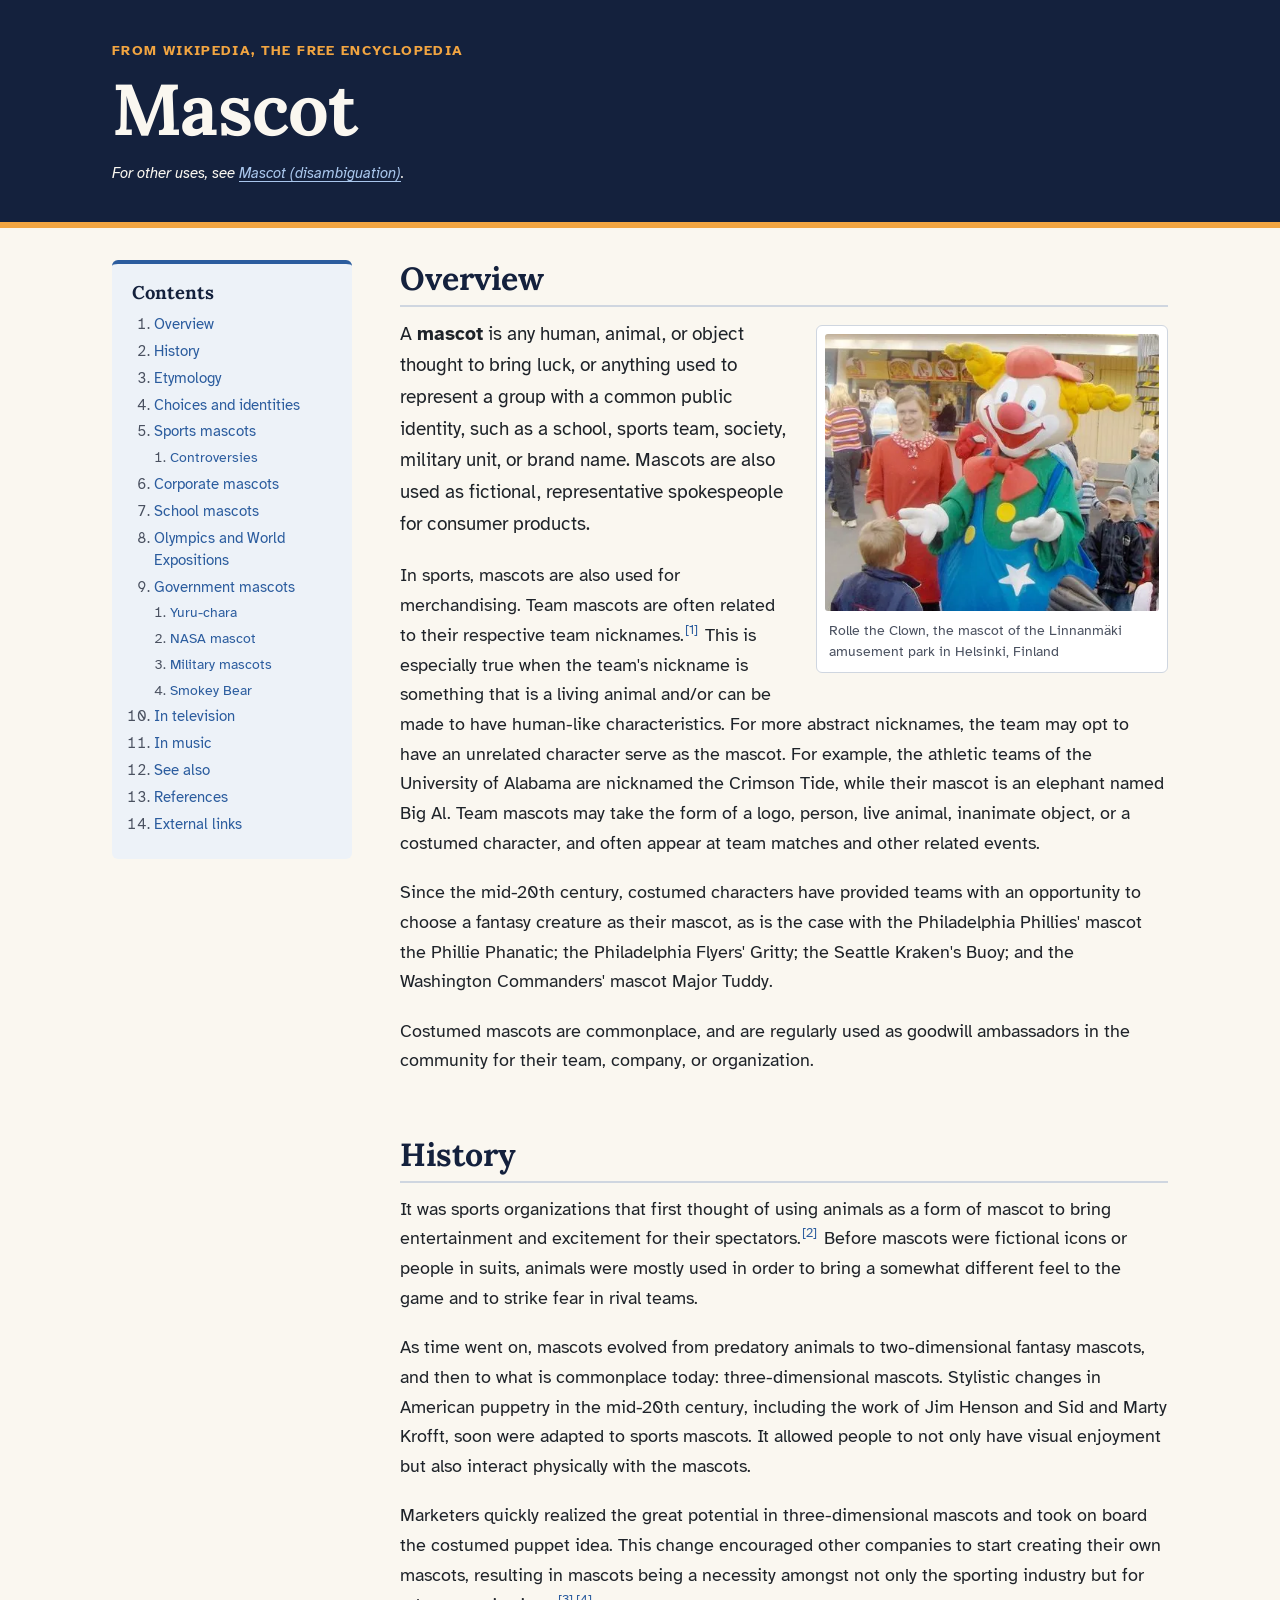
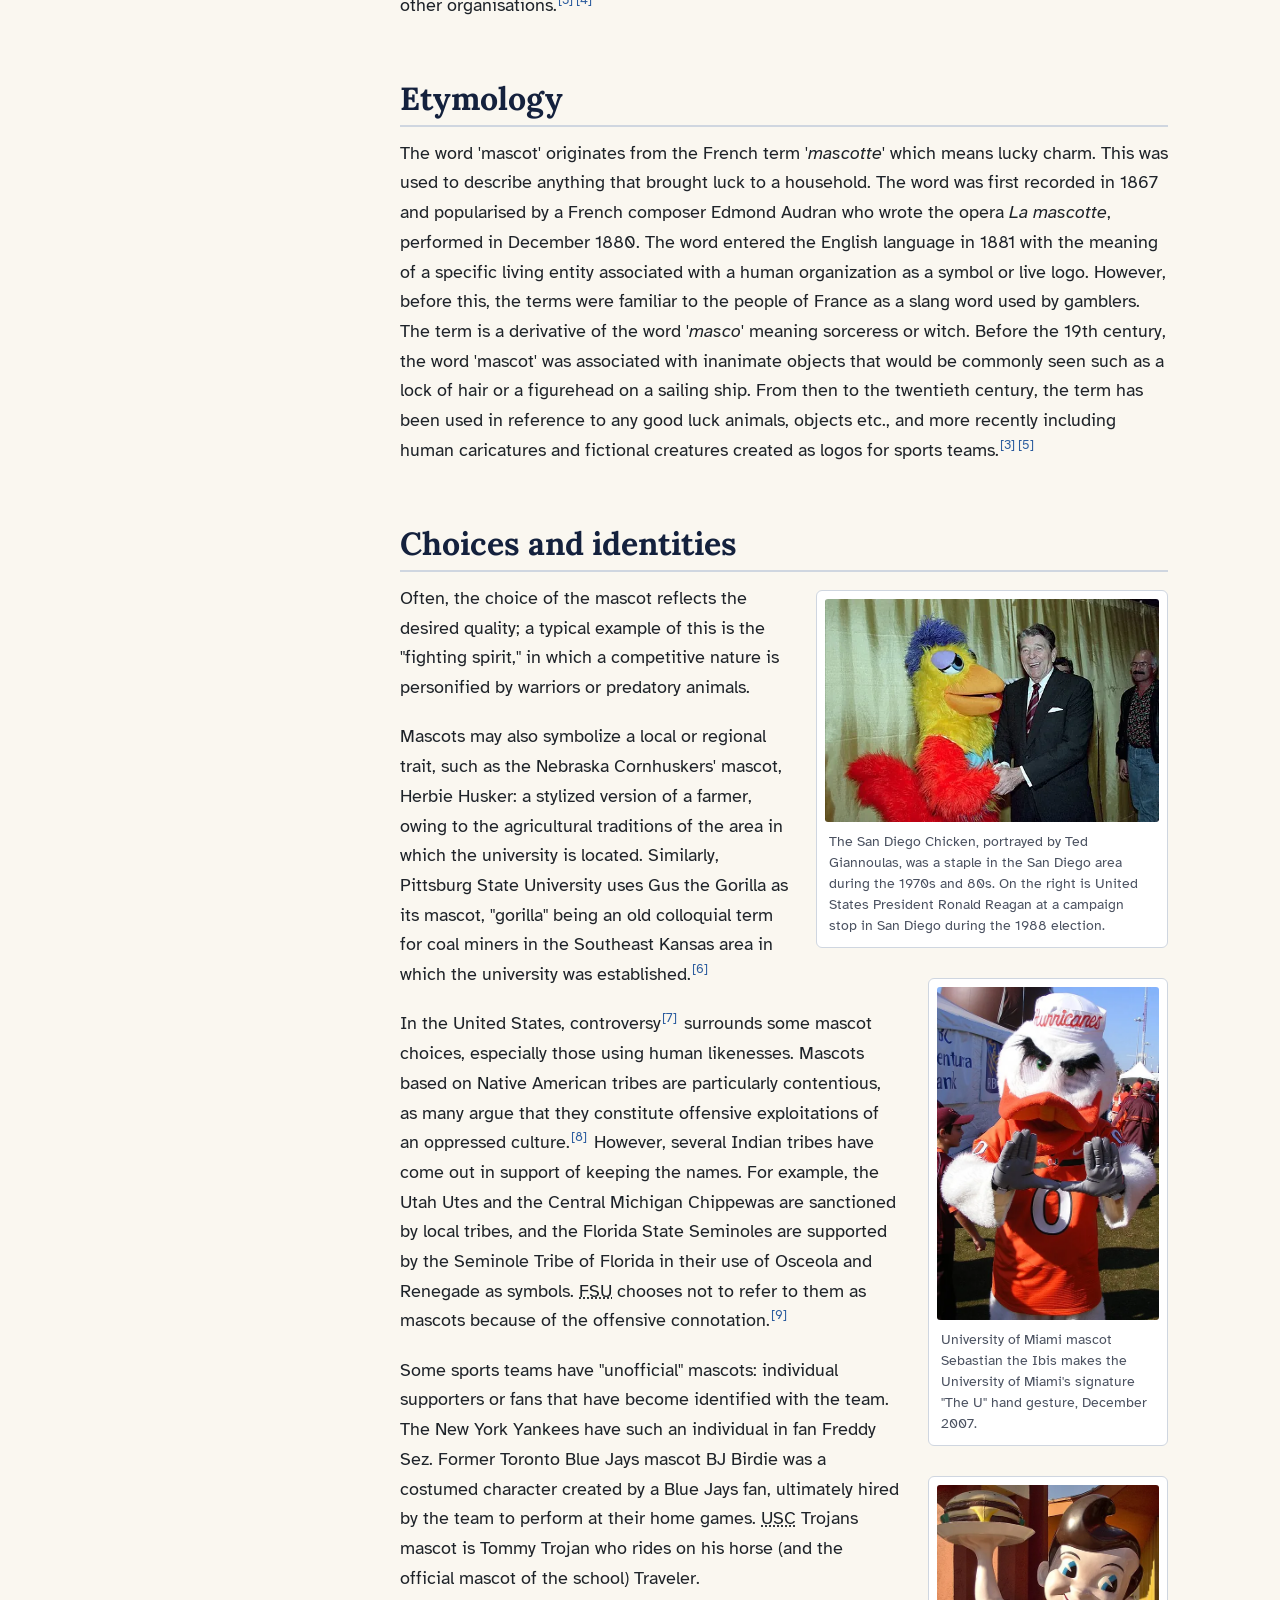
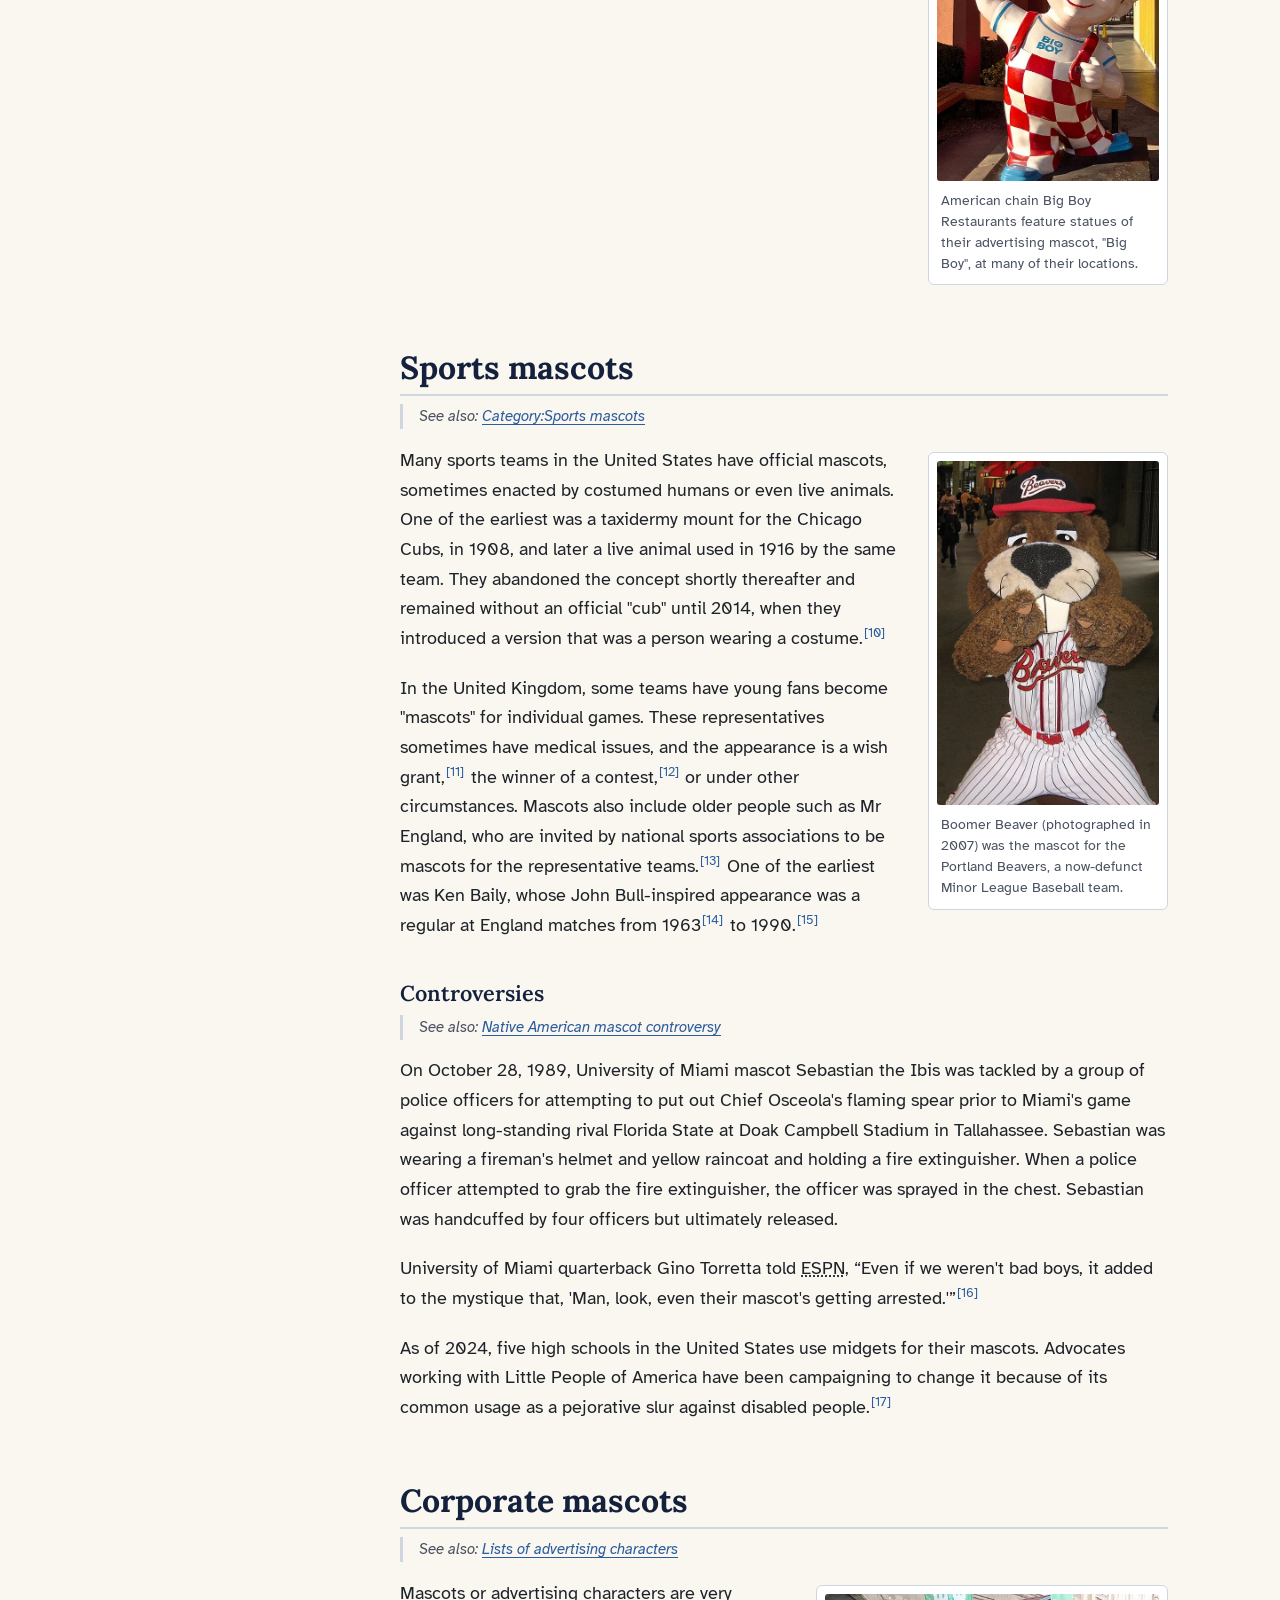
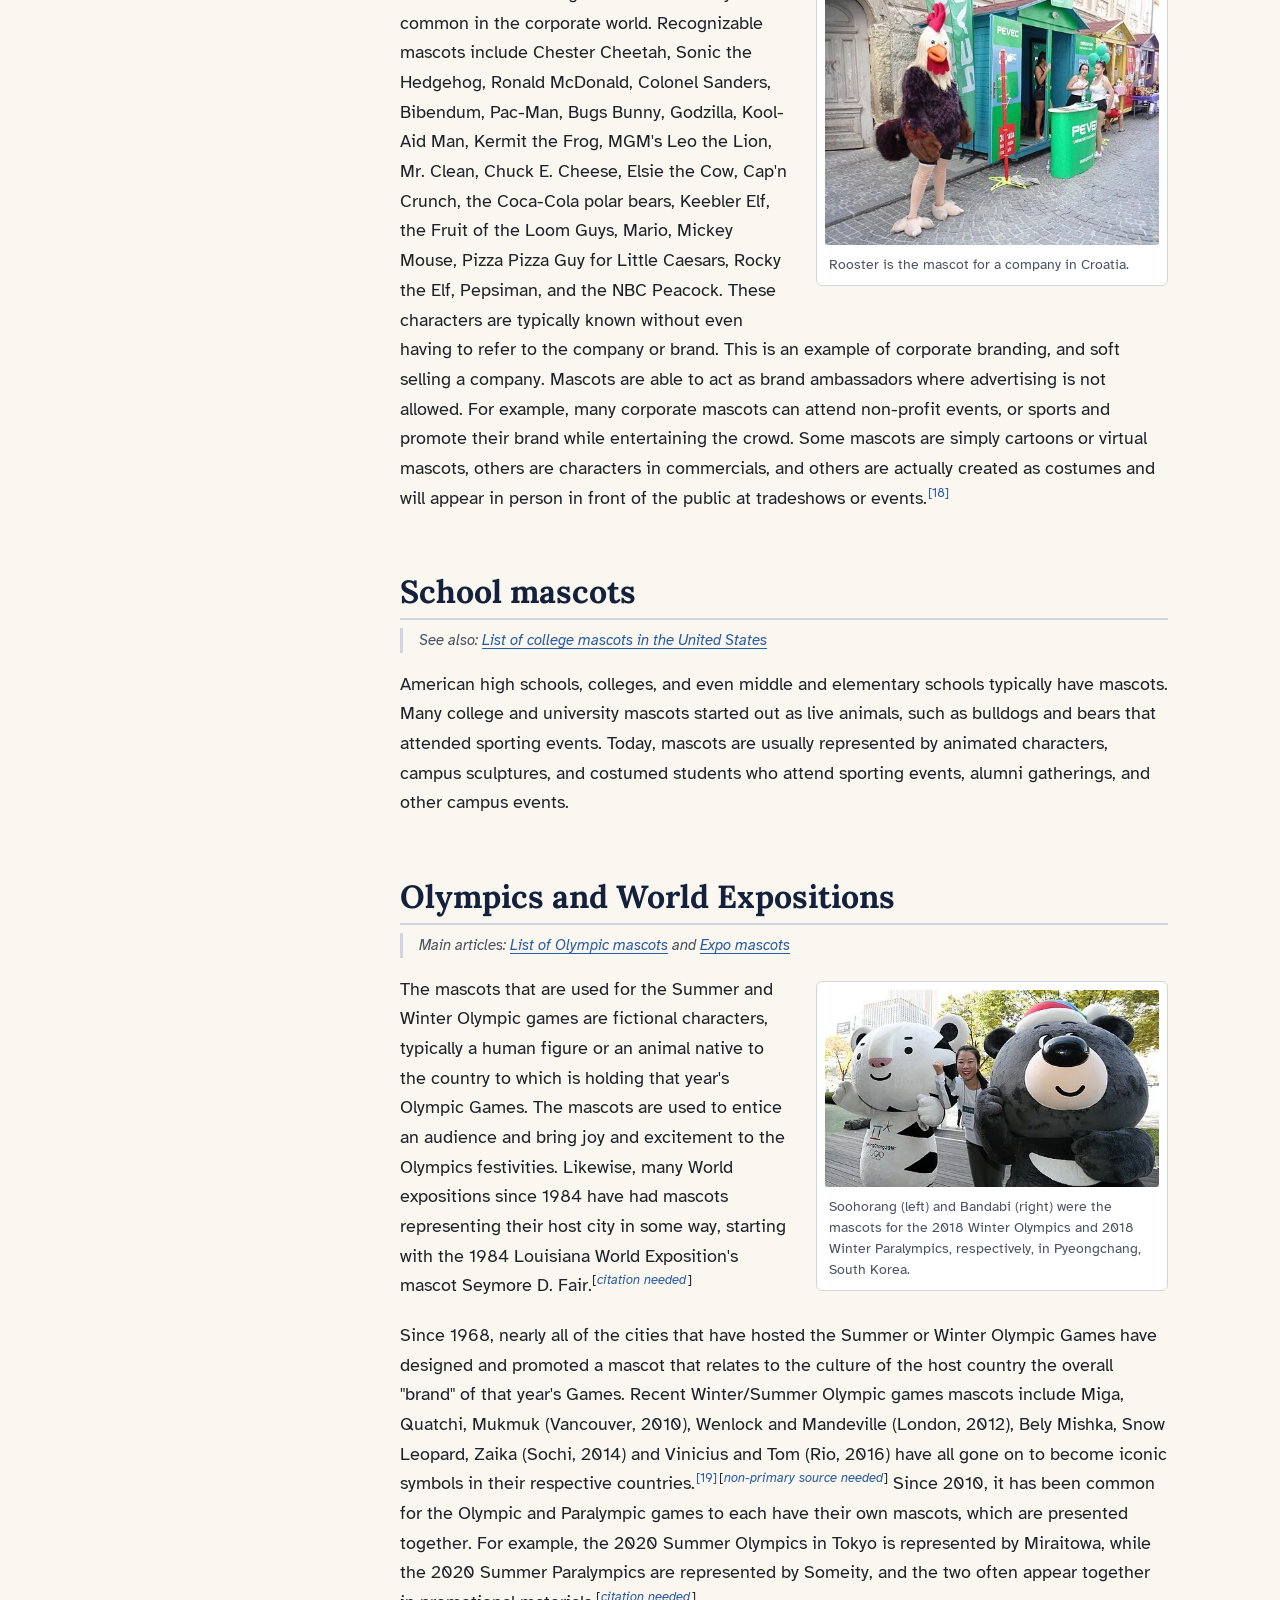
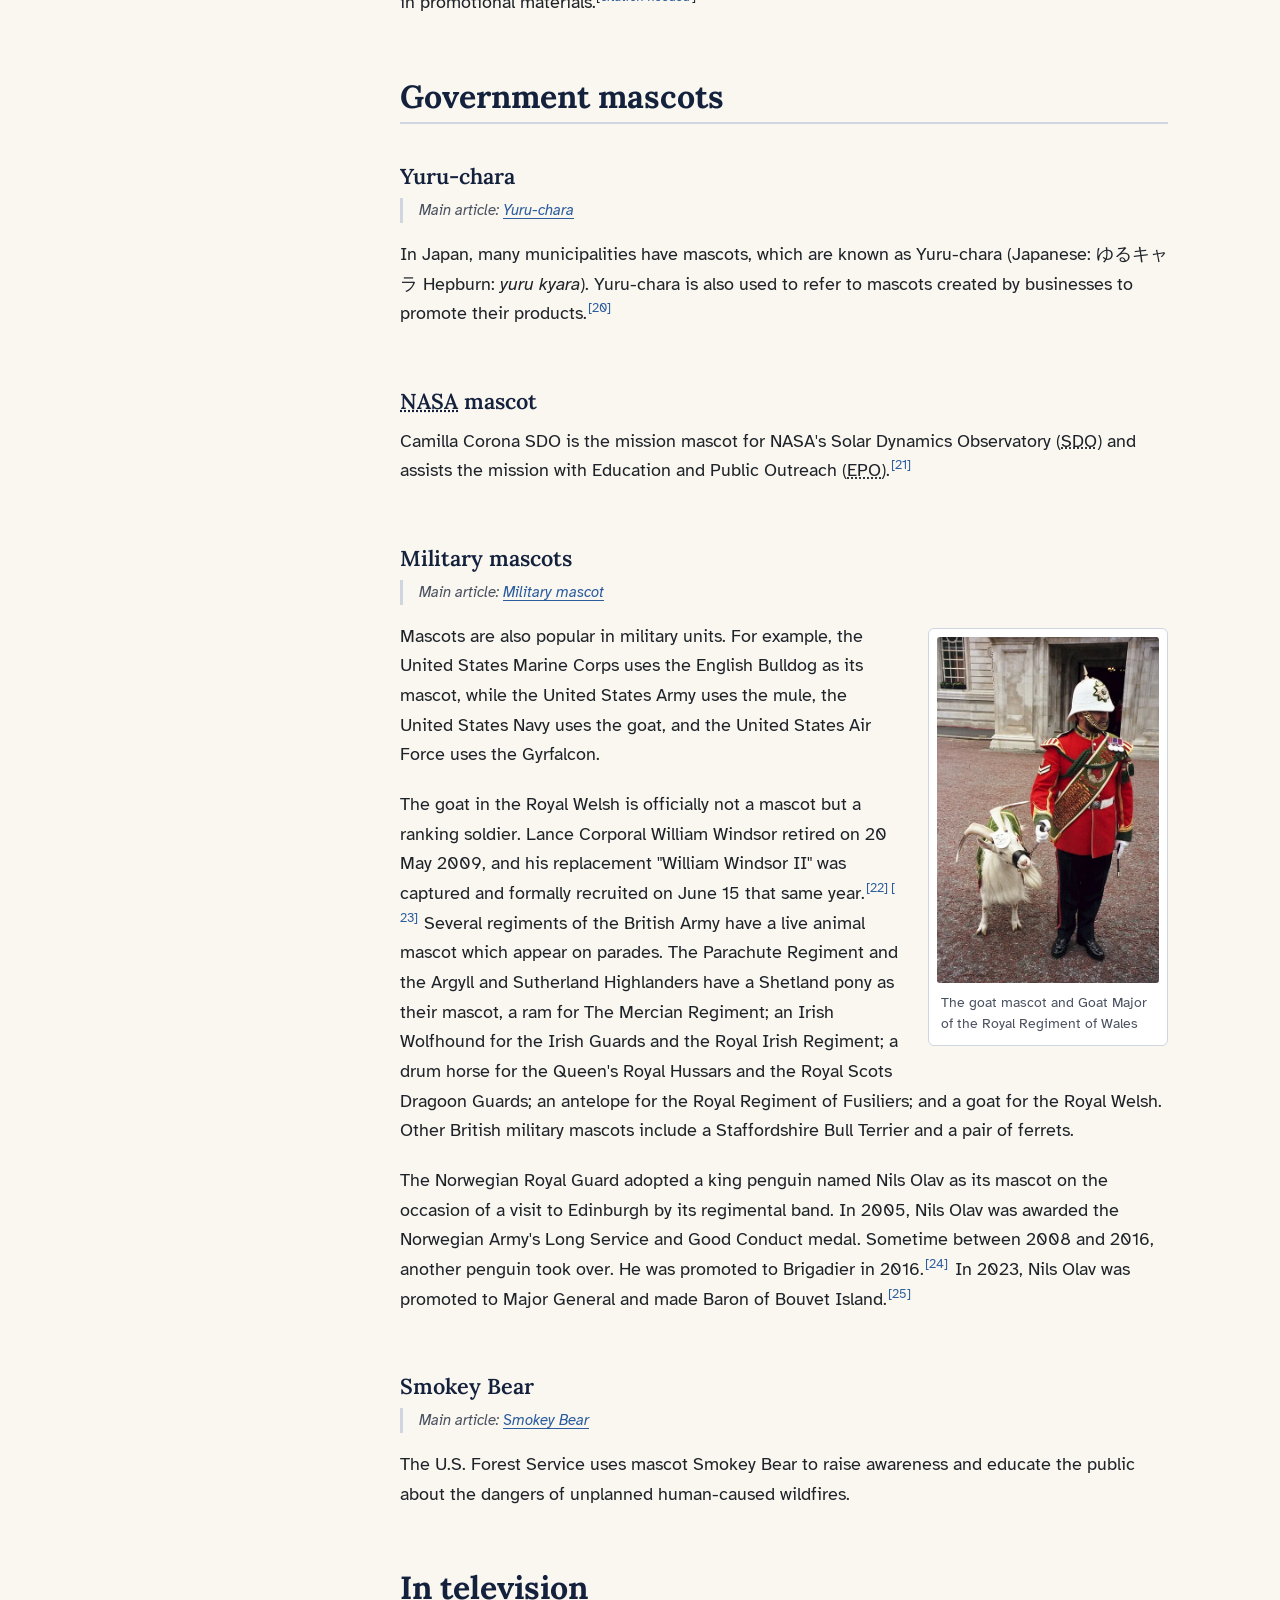
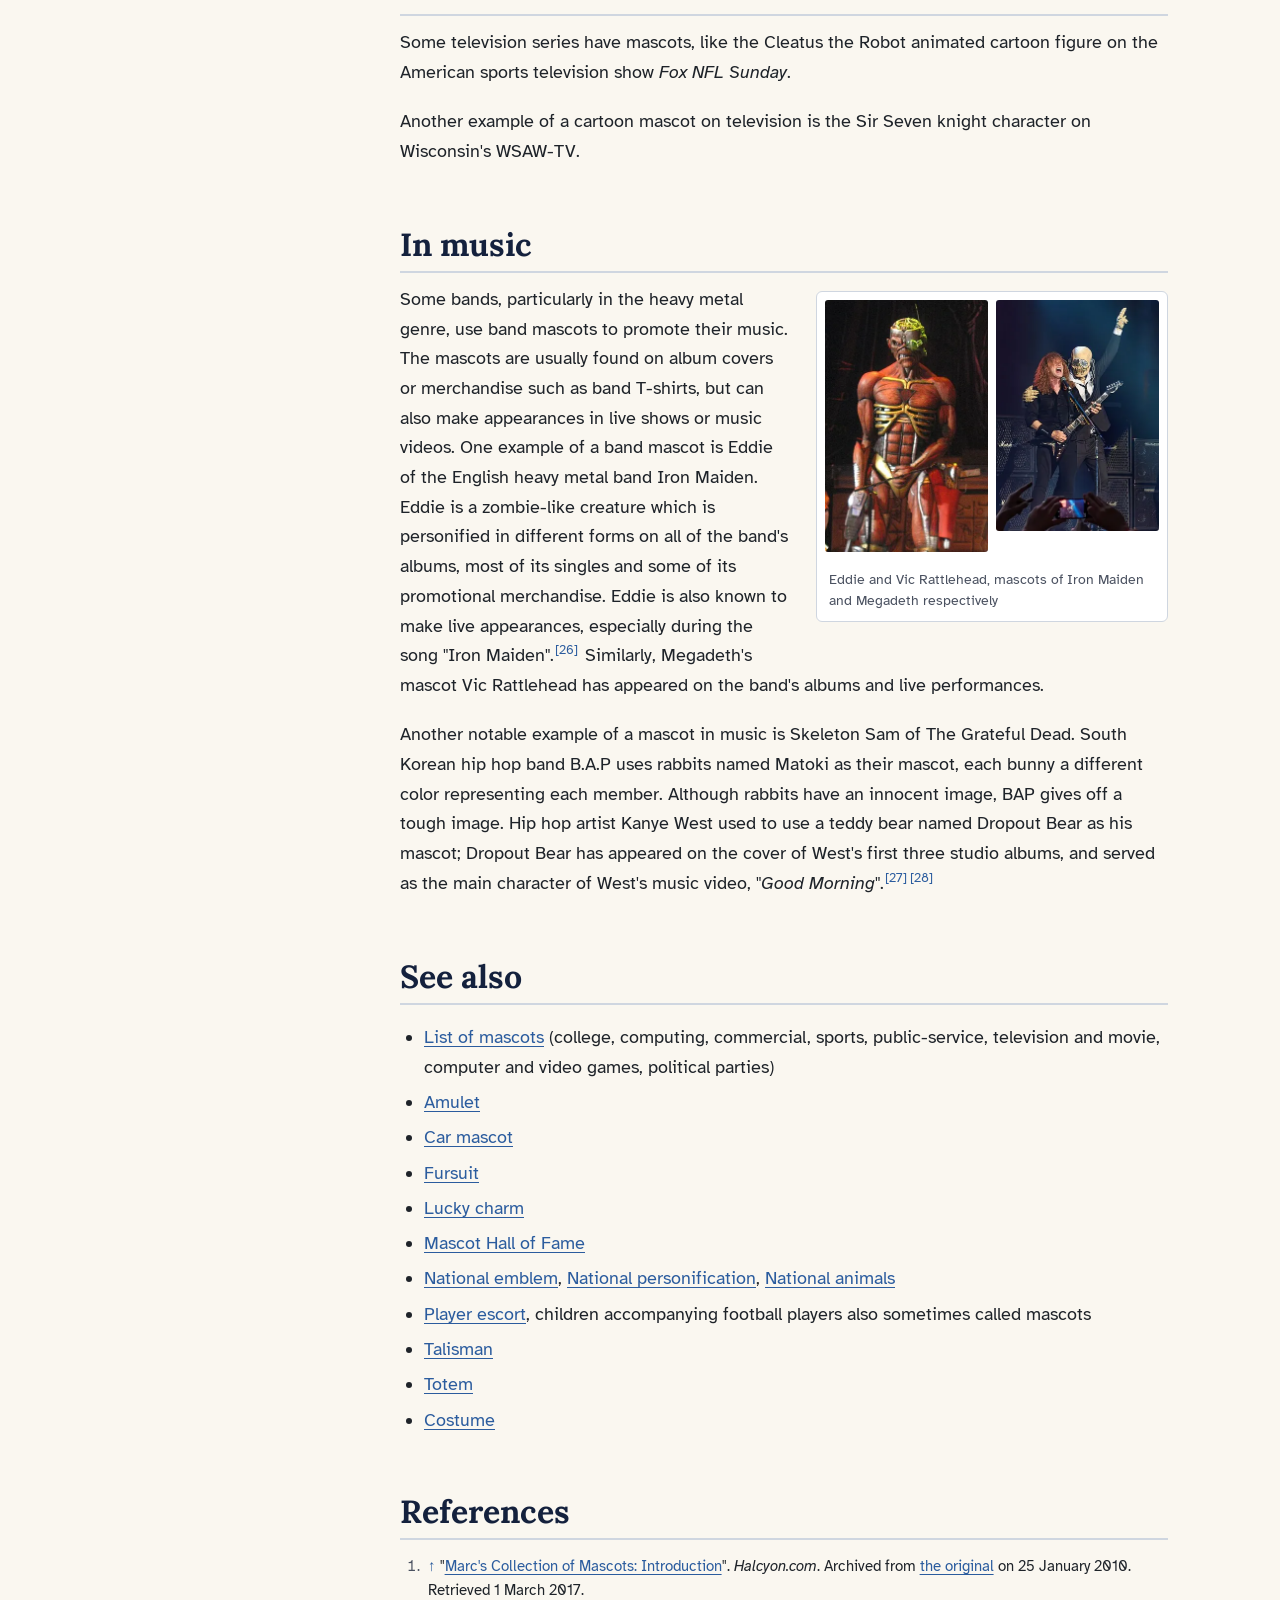
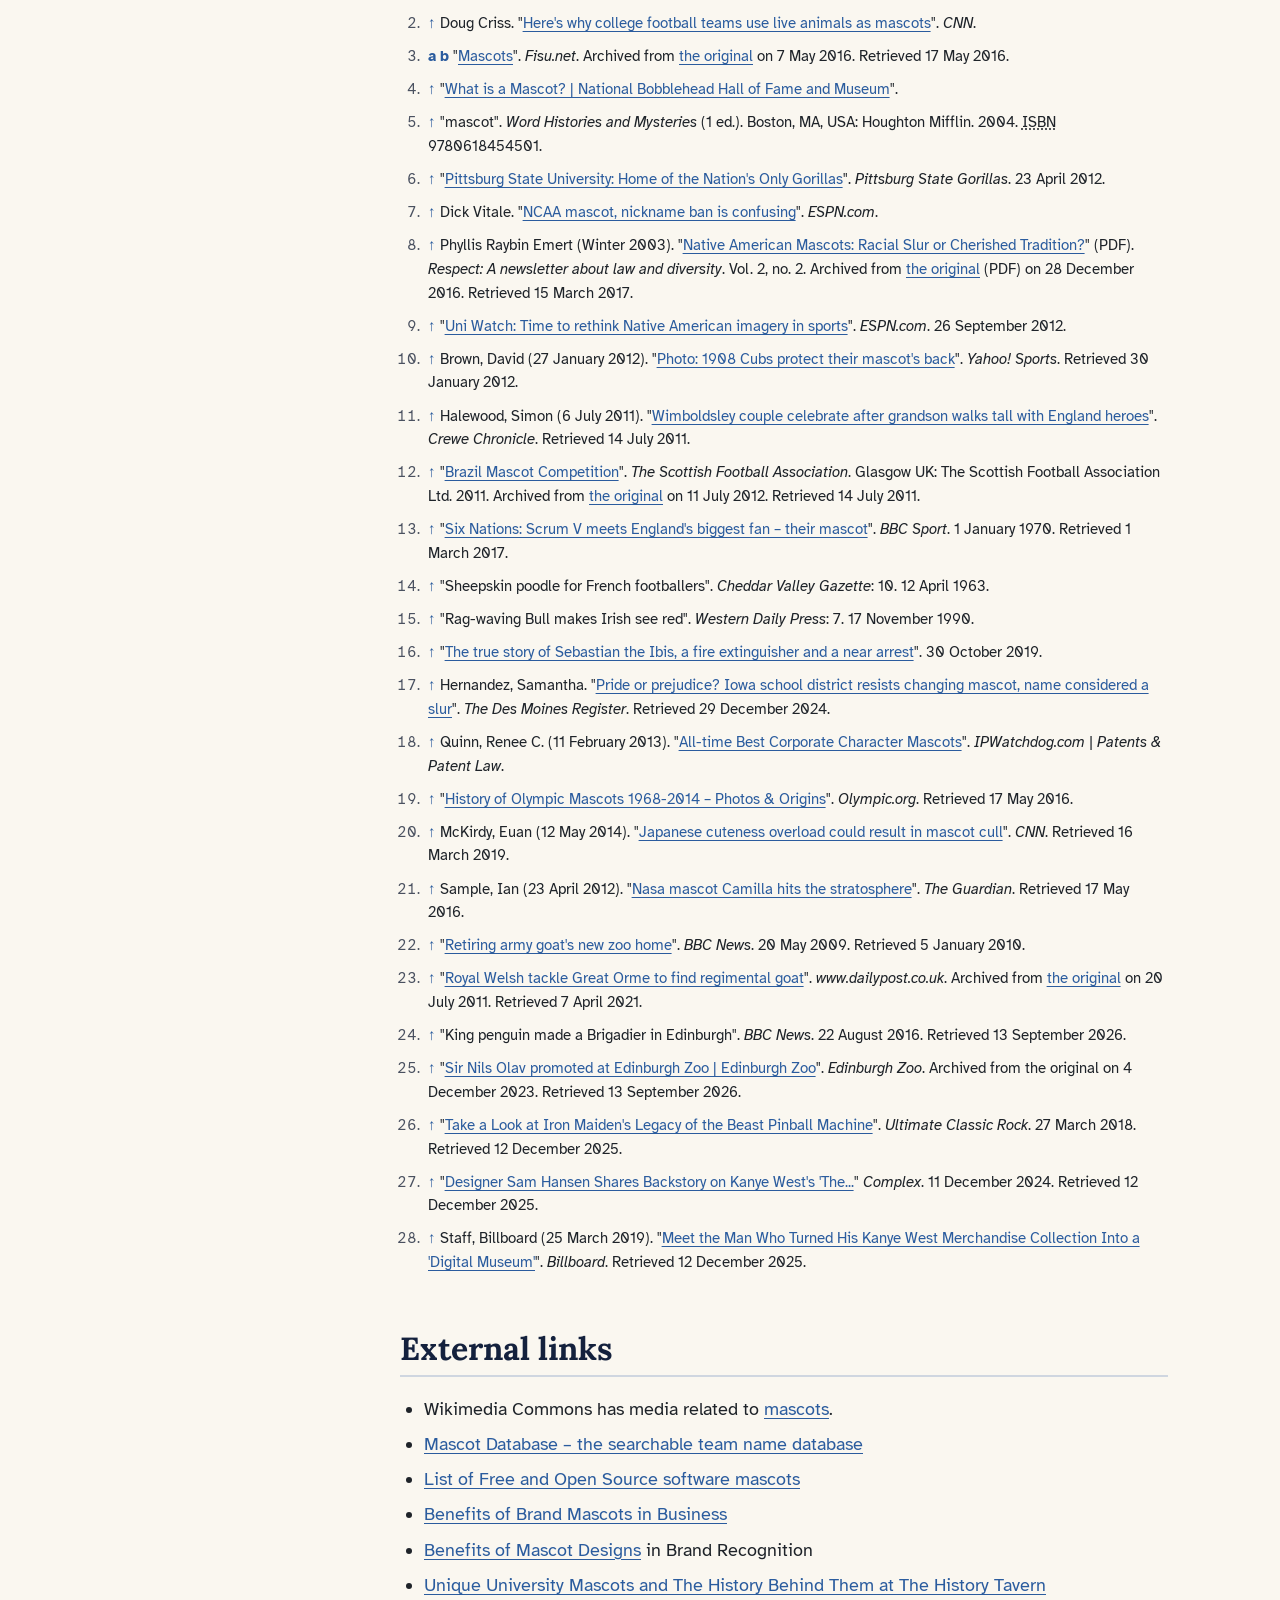
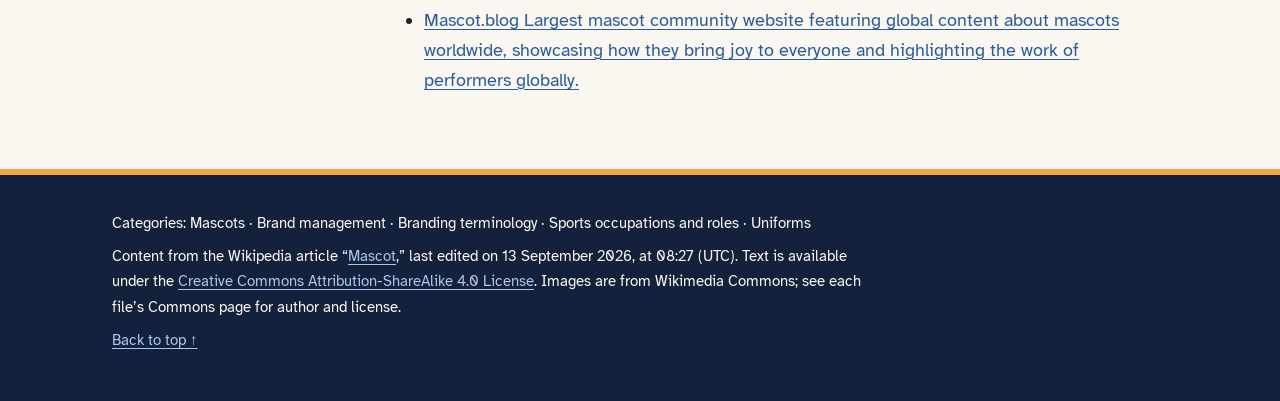
<file: assignment-2/index.html>
<!DOCTYPE html>
<html lang="en">
<head>
  <meta charset="utf-8">
  <meta name="viewport" content="width=device-width, initial-scale=1">
  <title>Mascot | HTML5 Semantic Recode of the Wikipedia Article</title>
  <meta name="description" content="A semantic HTML5 recoding of the Wikipedia article on mascots: their history, etymology, and use in sports, business, schools, the Olympics, government, the military, television, and music.">
  <link rel="preconnect" href="https://fonts.googleapis.com">
  <link rel="preconnect" href="https://fonts.gstatic.com" crossorigin>
  <link rel="stylesheet" href="https://fonts.googleapis.com/css2?family=Atkinson+Hyperlegible:ital,wght@0,400;0,700;1,400;1,700&amp;family=Lora:ital,wght@0,600;0,700;1,600&amp;display=swap">
  <link rel="stylesheet" href="css/styles.css">
</head>
<body>
  <a class="skip-link" href="#main">Skip to main content</a>

  <header class="site-header" id="top">
    <p class="eyebrow">From Wikipedia, the free encyclopedia</p>
    <h1>Mascot</h1>
    <p class="hatnote">For other uses, see <a href="https://en.wikipedia.org/wiki/Mascot_(disambiguation)">Mascot (disambiguation)</a>.</p>
  </header>

  <nav class="toc" aria-labelledby="toc-heading">
    <h2 id="toc-heading">Contents</h2>
    <ol>
      <li><a href="#overview">Overview</a></li>
      <li><a href="#history">History</a></li>
      <li><a href="#etymology">Etymology</a></li>
      <li><a href="#choices">Choices and identities</a></li>
      <li>
        <a href="#sports">Sports mascots</a>
        <ol>
          <li><a href="#controversies">Controversies</a></li>
        </ol>
      </li>
      <li><a href="#corporate">Corporate mascots</a></li>
      <li><a href="#schools">School mascots</a></li>
      <li><a href="#olympics">Olympics and World Expositions</a></li>
      <li>
        <a href="#government">Government mascots</a>
        <ol>
          <li><a href="#yuru-chara">Yuru-chara</a></li>
          <li><a href="#nasa">NASA mascot</a></li>
          <li><a href="#military">Military mascots</a></li>
          <li><a href="#smokey-bear">Smokey Bear</a></li>
        </ol>
      </li>
      <li><a href="#television">In television</a></li>
      <li><a href="#music">In music</a></li>
      <li><a href="#see-also">See also</a></li>
      <li><a href="#references">References</a></li>
      <li><a href="#external-links">External links</a></li>
    </ol>
  </nav>

  <main id="main" tabindex="-1">

    <section id="overview" aria-labelledby="overview-heading">
      <h2 id="overview-heading">Overview</h2>
      <figure class="figure figure--right">
        <picture>
          <source type="image/webp" srcset="images/rolle-the-clown.webp">
          <img src="images/rolle-the-clown.jpg" width="449" height="372" alt="Rolle the Clown, a costumed clown with yellow hair, a red nose and blue overalls, greeting children and a woman at an amusement park." decoding="async">
        </picture>
        <figcaption>Rolle the Clown, the mascot of the <span lang="fi">Linnanmäki</span> amusement park in Helsinki, Finland</figcaption>
      </figure>

      <p>A <dfn>mascot</dfn> is any human, animal, or object thought to bring luck, or anything used to represent a group with a common public identity, such as a school, sports team, society, military unit, or brand name. Mascots are also used as fictional, representative spokespeople for consumer products.</p>

      <p>In sports, mascots are also used for merchandising. Team mascots are often related to their respective team nicknames.<sup><a href="#ref-1" id="cite-1">[<span class="sr-only">Reference </span>1]</a></sup> This is especially true when the team's nickname is something that is a living animal and/or can be made to have human-like characteristics. For more abstract nicknames, the team may opt to have an unrelated character serve as the mascot. For example, the athletic teams of the University of Alabama are nicknamed the Crimson Tide, while their mascot is an elephant named Big Al. Team mascots may take the form of a logo, person, live animal, inanimate object, or a costumed character, and often appear at team matches and other related events.</p>

      <p>Since the mid-20th century, costumed characters have provided teams with an opportunity to choose a fantasy creature as their mascot, as is the case with the Philadelphia Phillies' mascot the Phillie Phanatic; the Philadelphia Flyers' Gritty; the Seattle Kraken's Buoy; and the Washington Commanders' mascot Major Tuddy.</p>

      <p>Costumed mascots are commonplace, and are regularly used as goodwill ambassadors in the community for their team, company, or organization.</p>
    </section>

    <section id="history" aria-labelledby="history-heading">
      <h2 id="history-heading">History</h2>
      <p>It was sports organizations that first thought of using animals as a form of mascot to bring entertainment and excitement for their spectators.<sup><a href="#ref-2" id="cite-2">[<span class="sr-only">Reference </span>2]</a></sup> Before mascots were fictional icons or people in suits, animals were mostly used in order to bring a somewhat different feel to the game and to strike fear in rival teams.</p>
      <p>As time went on, mascots evolved from predatory animals to two-dimensional fantasy mascots, and then to what is commonplace today: three-dimensional mascots. Stylistic changes in American puppetry in the mid-20th century, including the work of Jim Henson and Sid and Marty Krofft, soon were adapted to sports mascots. It allowed people to not only have visual enjoyment but also interact physically with the mascots.</p>
      <p>Marketers quickly realized the great potential in three-dimensional mascots and took on board the costumed puppet idea. This change encouraged other companies to start creating their own mascots, resulting in mascots being a necessity amongst not only the sporting industry but for other organisations.<sup><a href="#ref-3" id="cite-3a">[<span class="sr-only">Reference </span>3]</a></sup><sup><a href="#ref-4" id="cite-4">[<span class="sr-only">Reference </span>4]</a></sup></p>
    </section>

    <section id="etymology" aria-labelledby="etymology-heading">
      <h2 id="etymology-heading">Etymology</h2>
      <p>The word 'mascot' originates from the French term '<i lang="fr">mascotte</i>' which means lucky charm. This was used to describe anything that brought luck to a household. The word was first recorded in <time datetime="1867">1867</time> and popularised by a French composer Edmond Audran who wrote the opera <cite lang="fr">La mascotte</cite>, performed in <time datetime="1880-12">December 1880</time>. The word entered the English language in <time datetime="1881">1881</time> with the meaning of a specific living entity associated with a human organization as a symbol or live logo. However, before this, the terms were familiar to the people of France as a slang word used by gamblers. The term is a derivative of the word '<i lang="fr">masco</i>' meaning sorceress or witch. Before the 19th century, the word 'mascot' was associated with inanimate objects that would be commonly seen such as a lock of hair or a figurehead on a sailing ship. From then to the twentieth century, the term has been used in reference to any good luck animals, objects etc., and more recently including human caricatures and fictional creatures created as logos for sports teams.<sup><a href="#ref-3" id="cite-3b">[<span class="sr-only">Reference </span>3]</a></sup><sup><a href="#ref-5" id="cite-5">[<span class="sr-only">Reference </span>5]</a></sup></p>
    </section>

    <section id="choices" aria-labelledby="choices-heading">
      <h2 id="choices-heading">Choices and identities</h2>

      <figure class="figure figure--right">
        <picture>
          <source type="image/webp" srcset="images/san-diego-chicken.webp">
          <img src="images/san-diego-chicken.jpg" width="500" height="334" alt="The San Diego Chicken, a yellow and red bird costume with blue feathers on its head, shaking hands with a smiling Ronald Reagan." loading="lazy" decoding="async">
        </picture>
        <figcaption>The San Diego Chicken, portrayed by Ted Giannoulas, was a staple in the San Diego area during the 1970s and 80s. On the right is United States President Ronald Reagan at a campaign stop in San Diego during the 1988 election.</figcaption>
      </figure>

      <figure class="figure figure--right figure--portrait">
        <picture>
          <source type="image/webp" srcset="images/sebastian-the-ibis.webp">
          <img src="images/sebastian-the-ibis.jpg" width="500" height="751" alt="Sebastian the Ibis, a white bird costume with an orange beak, Hurricanes cap and orange jersey, holding its gloved hands in a U shape." loading="lazy" decoding="async">
        </picture>
        <figcaption>University of Miami mascot Sebastian the Ibis makes the University of Miami's signature &quot;The U&quot; hand gesture, <time datetime="2007-12">December 2007</time>.</figcaption>
      </figure>

      <figure class="figure figure--right figure--portrait">
        <picture>
          <source type="image/webp" srcset="images/big-boy-statue.webp">
          <img src="images/big-boy-statue.jpg" width="500" height="667" alt="Statue of Big Boy, a smiling boy with a dark pompadour and red-and-white checked overalls, holding a hamburger on a plate above his head." loading="lazy" decoding="async">
        </picture>
        <figcaption>American chain Big Boy Restaurants feature statues of their advertising mascot, &quot;Big Boy&quot;, at many of their locations.</figcaption>
      </figure>

      <p>Often, the choice of the mascot reflects the desired quality; a typical example of this is the &quot;fighting spirit,&quot; in which a competitive nature is personified by warriors or predatory animals.</p>
      <p>Mascots may also symbolize a local or regional trait, such as the Nebraska Cornhuskers' mascot, Herbie Husker: a stylized version of a farmer, owing to the agricultural traditions of the area in which the university is located. Similarly, Pittsburg State University uses Gus the Gorilla as its mascot, &quot;gorilla&quot; being an old colloquial term for coal miners in the Southeast Kansas area in which the university was established.<sup><a href="#ref-6" id="cite-6">[<span class="sr-only">Reference </span>6]</a></sup></p>
      <p>In the United States, controversy<sup><a href="#ref-7" id="cite-7">[<span class="sr-only">Reference </span>7]</a></sup> surrounds some mascot choices, especially those using human likenesses. Mascots based on Native American tribes are particularly contentious, as many argue that they constitute offensive exploitations of an oppressed culture.<sup><a href="#ref-8" id="cite-8">[<span class="sr-only">Reference </span>8]</a></sup> However, several Indian tribes have come out in support of keeping the names. For example, the Utah Utes and the Central Michigan Chippewas are sanctioned by local tribes, and the Florida State Seminoles are supported by the Seminole Tribe of Florida in their use of Osceola and Renegade as symbols. <abbr title="Florida State University">FSU</abbr> chooses not to refer to them as mascots because of the offensive connotation.<sup><a href="#ref-9" id="cite-9">[<span class="sr-only">Reference </span>9]</a></sup></p>
      <p>Some sports teams have &quot;unofficial&quot; mascots: individual supporters or fans that have become identified with the team. The New York Yankees have such an individual in fan Freddy Sez. Former Toronto Blue Jays mascot BJ Birdie was a costumed character created by a Blue Jays fan, ultimately hired by the team to perform at their home games. <abbr title="University of Southern California">USC</abbr> Trojans mascot is Tommy Trojan who rides on his horse (and the official mascot of the school) Traveler.</p>
    </section>

    <section id="sports" aria-labelledby="sports-heading">
      <h2 id="sports-heading">Sports mascots</h2>
      <p class="hatnote">See also: <a href="https://en.wikipedia.org/wiki/Category:Sports_mascots">Category:Sports mascots</a></p>

      <figure class="figure figure--right figure--portrait">
        <picture>
          <source type="image/webp" srcset="images/boomer-beaver.webp">
          <img src="images/boomer-beaver.jpg" width="500" height="775" alt="Boomer Beaver, a brown costumed beaver in a Beavers cap and pinstriped baseball uniform, covering its mouth with its paws." loading="lazy" decoding="async">
        </picture>
        <figcaption>Boomer Beaver (photographed in 2007) was the mascot for the Portland Beavers, a now-defunct Minor League Baseball team.</figcaption>
      </figure>

      <p>Many sports teams in the United States have official mascots, sometimes enacted by costumed humans or even live animals. One of the earliest was a taxidermy mount for the Chicago Cubs, in <time datetime="1908">1908</time>, and later a live animal used in <time datetime="1916">1916</time> by the same team. They abandoned the concept shortly thereafter and remained without an official &quot;cub&quot; until <time datetime="2014">2014</time>, when they introduced a version that was a person wearing a costume.<sup><a href="#ref-10" id="cite-10">[<span class="sr-only">Reference </span>10]</a></sup></p>
      <p>In the United Kingdom, some teams have young fans become &quot;mascots&quot; for individual games. These representatives sometimes have medical issues, and the appearance is a wish grant,<sup><a href="#ref-11" id="cite-11">[<span class="sr-only">Reference </span>11]</a></sup> the winner of a contest,<sup><a href="#ref-12" id="cite-12">[<span class="sr-only">Reference </span>12]</a></sup> or under other circumstances. Mascots also include older people such as Mr England, who are invited by national sports associations to be mascots for the representative teams.<sup><a href="#ref-13" id="cite-13">[<span class="sr-only">Reference </span>13]</a></sup> One of the earliest was Ken Baily, whose John Bull-inspired appearance was a regular at England matches from 1963<sup><a href="#ref-14" id="cite-14">[<span class="sr-only">Reference </span>14]</a></sup> to 1990.<sup><a href="#ref-15" id="cite-15">[<span class="sr-only">Reference </span>15]</a></sup></p>

      <section id="controversies" aria-labelledby="controversies-heading">
        <h3 id="controversies-heading">Controversies</h3>
        <p class="hatnote">See also: <a href="https://en.wikipedia.org/wiki/Native_American_mascot_controversy">Native American mascot controversy</a></p>
        <p>On <time datetime="1989-10-28">October 28, 1989</time>, University of Miami mascot Sebastian the Ibis was tackled by a group of police officers for attempting to put out Chief Osceola's flaming spear prior to Miami's game against long-standing rival Florida State at Doak Campbell Stadium in Tallahassee. Sebastian was wearing a fireman's helmet and yellow raincoat and holding a fire extinguisher. When a police officer attempted to grab the fire extinguisher, the officer was sprayed in the chest. Sebastian was handcuffed by four officers but ultimately released.</p>
        <p>University of Miami quarterback Gino Torretta told <abbr title="Entertainment and Sports Programming Network">ESPN</abbr>, <q>Even if we weren't bad boys, it added to the mystique that, 'Man, look, even their mascot's getting arrested.'</q><sup><a href="#ref-16" id="cite-16">[<span class="sr-only">Reference </span>16]</a></sup></p>
        <p>As of <time datetime="2024">2024</time>, five high schools in the United States use midgets for their mascots. Advocates working with Little People of America have been campaigning to change it because of its common usage as a pejorative slur against disabled people.<sup><a href="#ref-17" id="cite-17">[<span class="sr-only">Reference </span>17]</a></sup></p>
      </section>
    </section>

    <section id="corporate" aria-labelledby="corporate-heading">
      <h2 id="corporate-heading">Corporate mascots</h2>
      <p class="hatnote">See also: <a href="https://en.wikipedia.org/wiki/Lists_of_advertising_characters">Lists of advertising characters</a></p>

      <figure class="figure figure--right">
        <picture>
          <source type="image/webp" srcset="images/rooster-mascot.webp">
          <img src="images/rooster-mascot.jpg" width="500" height="375" alt="A person in a rooster costume standing on a cobblestone street beside a green promotional booth." loading="lazy" decoding="async">
        </picture>
        <figcaption>Rooster is the mascot for a company in Croatia.</figcaption>
      </figure>

      <p>Mascots or advertising characters are very common in the corporate world. Recognizable mascots include Chester Cheetah, Sonic the Hedgehog, Ronald McDonald, Colonel Sanders, Bibendum, Pac-Man, Bugs Bunny, Godzilla, Kool-Aid Man, Kermit the Frog, MGM's Leo the Lion, Mr. Clean, Chuck E. Cheese, Elsie the Cow, Cap'n Crunch, the Coca-Cola polar bears, Keebler Elf, the Fruit of the Loom Guys, Mario, Mickey Mouse, Pizza Pizza Guy for Little Caesars, Rocky the Elf, Pepsiman, and the NBC Peacock. These characters are typically known without even having to refer to the company or brand. This is an example of corporate branding, and soft selling a company. Mascots are able to act as brand ambassadors where advertising is not allowed. For example, many corporate mascots can attend non-profit events, or sports and promote their brand while entertaining the crowd. Some mascots are simply cartoons or virtual mascots, others are characters in commercials, and others are actually created as costumes and will appear in person in front of the public at tradeshows or events.<sup><a href="#ref-18" id="cite-18">[<span class="sr-only">Reference </span>18]</a></sup></p>
    </section>

    <section id="schools" aria-labelledby="schools-heading">
      <h2 id="schools-heading">School mascots</h2>
      <p class="hatnote">See also: <a href="https://en.wikipedia.org/wiki/List_of_college_mascots_in_the_United_States">List of college mascots in the United States</a></p>
      <p>American high schools, colleges, and even middle and elementary schools typically have mascots. Many college and university mascots started out as live animals, such as bulldogs and bears that attended sporting events. Today, mascots are usually represented by animated characters, campus sculptures, and costumed students who attend sporting events, alumni gatherings, and other campus events.</p>
    </section>

    <section id="olympics" aria-labelledby="olympics-heading">
      <h2 id="olympics-heading">Olympics and World Expositions</h2>
      <p class="hatnote">Main articles: <a href="https://en.wikipedia.org/wiki/List_of_Olympic_mascots">List of Olympic mascots</a> and <a href="https://en.wikipedia.org/wiki/Expo_mascots">Expo mascots</a></p>

      <figure class="figure figure--right">
        <picture>
          <source type="image/webp" srcset="images/soohorang-bandabi.webp">
          <img src="images/soohorang-bandabi.jpg" width="500" height="295" alt="Soohorang, a white tiger mascot, and Bandabi, a black bear mascot, posing with a smiling woman between them." loading="lazy" decoding="async">
        </picture>
        <figcaption>Soohorang (left) and Bandabi (right) were the mascots for the 2018 Winter Olympics and 2018 Winter Paralympics, respectively, in Pyeongchang, South Korea.</figcaption>
      </figure>

      <p>The mascots that are used for the Summer and Winter Olympic games are fictional characters, typically a human figure or an animal native to the country to which is holding that year's Olympic Games. The mascots are used to entice an audience and bring joy and excitement to the Olympics festivities. Likewise, many World expositions since 1984 have had mascots representing their host city in some way, starting with the 1984 Louisiana World Exposition's mascot Seymore D. Fair.<sup class="tag">[<a href="https://en.wikipedia.org/wiki/Wikipedia:Citation_needed"><i>citation needed</i></a>]</sup></p>
      <p>Since <time datetime="1968">1968</time>, nearly all of the cities that have hosted the Summer or Winter Olympic Games have designed and promoted a mascot that relates to the culture of the host country the overall &quot;brand&quot; of that year's Games. Recent Winter/Summer Olympic games mascots include Miga, Quatchi, Mukmuk (Vancouver, 2010), Wenlock and Mandeville (London, 2012), Bely Mishka, Snow Leopard, Zaika (Sochi, 2014) and Vinicius and Tom (Rio, 2016) have all gone on to become iconic symbols in their respective countries.<sup><a href="#ref-19" id="cite-19">[<span class="sr-only">Reference </span>19]</a></sup><sup class="tag">[<a href="https://en.wikipedia.org/wiki/Wikipedia:No_original_research#Primary,_secondary_and_tertiary_sources"><i>non-primary source needed</i></a>]</sup> Since 2010, it has been common for the Olympic and Paralympic games to each have their own mascots, which are presented together. For example, the 2020 Summer Olympics in Tokyo is represented by Miraitowa, while the 2020 Summer Paralympics are represented by Someity, and the two often appear together in promotional materials.<sup class="tag">[<a href="https://en.wikipedia.org/wiki/Wikipedia:Citation_needed"><i>citation needed</i></a>]</sup></p>
    </section>

    <section id="government" aria-labelledby="government-heading">
      <h2 id="government-heading">Government mascots</h2>

      <section id="yuru-chara" aria-labelledby="yuru-chara-heading">
        <h3 id="yuru-chara-heading">Yuru-chara</h3>
        <p class="hatnote">Main article: <a href="https://en.wikipedia.org/wiki/Yuru-chara">Yuru-chara</a></p>
        <p>In Japan, many municipalities have mascots, which are known as Yuru-chara (Japanese: <span lang="ja">ゆるキャラ</span> Hepburn: <i lang="ja-Latn">yuru kyara</i>). Yuru-chara is also used to refer to mascots created by businesses to promote their products.<sup><a href="#ref-20" id="cite-20">[<span class="sr-only">Reference </span>20]</a></sup></p>
      </section>

      <section id="nasa" aria-labelledby="nasa-heading">
        <h3 id="nasa-heading"><abbr title="National Aeronautics and Space Administration">NASA</abbr> mascot</h3>
        <p>Camilla Corona SDO is the mission mascot for NASA's Solar Dynamics Observatory (<abbr title="Solar Dynamics Observatory">SDO</abbr>) and assists the mission with Education and Public Outreach (<abbr title="Education and Public Outreach">EPO</abbr>).<sup><a href="#ref-21" id="cite-21">[<span class="sr-only">Reference </span>21]</a></sup></p>
      </section>

      <section id="military" aria-labelledby="military-heading">
        <h3 id="military-heading">Military mascots</h3>
        <p class="hatnote">Main article: <a href="https://en.wikipedia.org/wiki/Military_mascot">Military mascot</a></p>

        <figure class="figure figure--right figure--portrait">
          <picture>
            <source type="image/webp" srcset="images/royal-welsh-goat.webp">
            <img src="images/royal-welsh-goat.jpg" width="500" height="780" alt="A white goat in a green and gold ceremonial coat standing on a lead beside the Goat Major, a soldier in a red tunic and white helmet." loading="lazy" decoding="async">
          </picture>
          <figcaption>The goat mascot and Goat Major of the Royal Regiment of Wales</figcaption>
        </figure>

        <p>Mascots are also popular in military units. For example, the United States Marine Corps uses the English Bulldog as its mascot, while the United States Army uses the mule, the United States Navy uses the goat, and the United States Air Force uses the Gyrfalcon.</p>
        <p>The goat in the Royal Welsh is officially not a mascot but a ranking soldier. Lance Corporal William Windsor retired on <time datetime="2009-05-20">20 May 2009</time>, and his replacement &quot;William Windsor II&quot; was captured and formally recruited on <time datetime="2009-06-15">June 15</time> that same year.<sup><a href="#ref-22" id="cite-22">[<span class="sr-only">Reference </span>22]</a></sup><sup><a href="#ref-23" id="cite-23">[<span class="sr-only">Reference </span>23]</a></sup> Several regiments of the British Army have a live animal mascot which appear on parades. The Parachute Regiment and the Argyll and Sutherland Highlanders have a Shetland pony as their mascot, a ram for The Mercian Regiment; an Irish Wolfhound for the Irish Guards and the Royal Irish Regiment; a drum horse for the Queen's Royal Hussars and the Royal Scots Dragoon Guards; an antelope for the Royal Regiment of Fusiliers; and a goat for the Royal Welsh. Other British military mascots include a Staffordshire Bull Terrier and a pair of ferrets.</p>
        <p>The Norwegian Royal Guard adopted a king penguin named Nils Olav as its mascot on the occasion of a visit to Edinburgh by its regimental band. In <time datetime="2005">2005</time>, Nils Olav was awarded the Norwegian Army's Long Service and Good Conduct medal. Sometime between 2008 and 2016, another penguin took over. He was promoted to Brigadier in <time datetime="2016">2016</time>.<sup><a href="#ref-24" id="cite-24">[<span class="sr-only">Reference </span>24]</a></sup> In <time datetime="2023">2023</time>, Nils Olav was promoted to Major General and made Baron of Bouvet Island.<sup><a href="#ref-25" id="cite-25">[<span class="sr-only">Reference </span>25]</a></sup></p>
      </section>

      <section id="smokey-bear" aria-labelledby="smokey-bear-heading">
        <h3 id="smokey-bear-heading">Smokey Bear</h3>
        <p class="hatnote">Main article: <a href="https://en.wikipedia.org/wiki/Smokey_Bear">Smokey Bear</a></p>
        <p>The U.S. Forest Service uses mascot Smokey Bear to raise awareness and educate the public about the dangers of unplanned human-caused wildfires.</p>
      </section>
    </section>

    <section id="television" aria-labelledby="television-heading">
      <h2 id="television-heading">In television</h2>
      <p>Some television series have mascots, like the Cleatus the Robot animated cartoon figure on the American sports television show <cite>Fox NFL Sunday</cite>.</p>
      <p>Another example of a cartoon mascot on television is the Sir Seven knight character on Wisconsin's WSAW-TV.</p>
    </section>

    <section id="music" aria-labelledby="music-heading">
      <h2 id="music-heading">In music</h2>

      <figure class="figure figure--right figure--pair">
        <picture>
          <source type="image/webp" srcset="images/eddie.webp">
          <img src="images/eddie.jpg" width="330" height="509" alt="Eddie, a tall skinless zombie-like figure with a metal plate on its head, on stage at an Iron Maiden concert." loading="lazy" decoding="async">
        </picture>
        <picture>
          <source type="image/webp" srcset="images/vic-rattlehead.webp">
          <img src="images/vic-rattlehead.jpg" width="330" height="467" alt="A performer dressed as Vic Rattlehead, a skeleton in a suit with a metal visor over its eyes, on stage with Megadeth's red-haired guitarist." loading="lazy" decoding="async">
        </picture>
        <figcaption>Eddie and Vic Rattlehead, mascots of Iron Maiden and Megadeth respectively</figcaption>
      </figure>

      <p>Some bands, particularly in the heavy metal genre, use band mascots to promote their music. The mascots are usually found on album covers or merchandise such as band T-shirts, but can also make appearances in live shows or music videos. One example of a band mascot is Eddie of the English heavy metal band Iron Maiden. Eddie is a zombie-like creature which is personified in different forms on all of the band's albums, most of its singles and some of its promotional merchandise. Eddie is also known to make live appearances, especially during the song &quot;Iron Maiden&quot;.<sup><a href="#ref-26" id="cite-26">[<span class="sr-only">Reference </span>26]</a></sup> Similarly, Megadeth's mascot Vic Rattlehead has appeared on the band's albums and live performances.</p>
      <p>Another notable example of a mascot in music is Skeleton Sam of The Grateful Dead. South Korean hip hop band B.A.P uses rabbits named Matoki as their mascot, each bunny a different color representing each member. Although rabbits have an innocent image, BAP gives off a tough image. Hip hop artist Kanye West used to use a teddy bear named Dropout Bear as his mascot; Dropout Bear has appeared on the cover of West's first three studio albums, and served as the main character of West's music video, &quot;<cite>Good Morning</cite>&quot;.<sup><a href="#ref-27" id="cite-27">[<span class="sr-only">Reference </span>27]</a></sup><sup><a href="#ref-28" id="cite-28">[<span class="sr-only">Reference </span>28]</a></sup></p>
    </section>

    <section id="see-also" aria-labelledby="see-also-heading">
      <h2 id="see-also-heading">See also</h2>
      <ul>
        <li><a href="https://en.wikipedia.org/wiki/List_of_mascots">List of mascots</a> (college, computing, commercial, sports, public-service, television and movie, computer and video games, political parties)</li>
        <li><a href="https://en.wikipedia.org/wiki/Amulet">Amulet</a></li>
        <li><a href="https://en.wikipedia.org/wiki/Car_mascot">Car mascot</a></li>
        <li><a href="https://en.wikipedia.org/wiki/Fursuit">Fursuit</a></li>
        <li><a href="https://en.wikipedia.org/wiki/Good_luck_charm">Lucky charm</a></li>
        <li><a href="https://en.wikipedia.org/wiki/Mascot_Hall_of_Fame">Mascot Hall of Fame</a></li>
        <li><a href="https://en.wikipedia.org/wiki/National_emblem">National emblem</a>, <a href="https://en.wikipedia.org/wiki/National_personification">National personification</a>, <a href="https://en.wikipedia.org/wiki/List_of_national_animals">National animals</a></li>
        <li><a href="https://en.wikipedia.org/wiki/Player_escort">Player escort</a>, children accompanying football players also sometimes called mascots</li>
        <li><a href="https://en.wikipedia.org/wiki/Talisman">Talisman</a></li>
        <li><a href="https://en.wikipedia.org/wiki/Totem">Totem</a></li>
        <li><a href="https://en.wikipedia.org/wiki/Costume">Costume</a></li>
      </ul>
    </section>

    <section id="references" aria-labelledby="references-heading">
      <h2 id="references-heading">References</h2>
      <ol class="references">
        <li id="ref-1"><a class="backlink" href="#cite-1"><span aria-hidden="true">&uarr;</span><span class="sr-only">Back to citation 1</span></a> &quot;<a href="https://web.archive.org/web/20100125033031/http://www.halcyon.com/marcs/mascot.html">Marc's Collection of Mascots: Introduction</a>&quot;. <cite>Halcyon.com</cite>. Archived from <a href="http://www.halcyon.com/marcs/mascot.html">the original<span class="sr-only"> of reference 1</span></a> on 25 January 2010. Retrieved 1 March 2017.</li>
        <li id="ref-2"><a class="backlink" href="#cite-2"><span aria-hidden="true">&uarr;</span><span class="sr-only">Back to citation 2</span></a> Doug Criss. &quot;<a href="https://edition.cnn.com/2019/01/02/us/college-football-live-mascots-explainer-trnd/index.html">Here's why college football teams use live animals as mascots</a>&quot;. <cite>CNN</cite>.</li>
        <li id="ref-3"><span class="backlinks"><span class="sr-only">Back to citations: </span><a href="#cite-3a">a</a> <a href="#cite-3b">b</a></span> &quot;<a href="https://web.archive.org/web/20160507110433/http://www.fisu.net/en/Mascots-3464.html">Mascots</a>&quot;. <cite>Fisu.net</cite>. Archived from <a href="http://www.fisu.net/en/Mascots-3464.html">the original<span class="sr-only"> of reference 3</span></a> on 7 May 2016. Retrieved 17 May 2016.</li>
        <li id="ref-4"><a class="backlink" href="#cite-4"><span aria-hidden="true">&uarr;</span><span class="sr-only">Back to citation 4</span></a> &quot;<a href="https://www.bobbleheadhall.com/whatisamascot/">What is a Mascot? | National Bobblehead Hall of Fame and Museum</a>&quot;.</li>
        <li id="ref-5"><a class="backlink" href="#cite-5"><span aria-hidden="true">&uarr;</span><span class="sr-only">Back to citation 5</span></a> &quot;mascot&quot;. <cite>Word Histories and Mysteries</cite> (1 ed.). Boston, MA, USA: Houghton Mifflin. 2004. <abbr title="International Standard Book Number">ISBN</abbr> 9780618454501.</li>
        <li id="ref-6"><a class="backlink" href="#cite-6"><span aria-hidden="true">&uarr;</span><span class="sr-only">Back to citation 6</span></a> &quot;<a href="http://www.pittstategorillas.com/sports/2012/4/23/GEN_0423125254.aspx?path=general&amp;tab=2">Pittsburg State University: Home of the Nation's Only Gorillas</a>&quot;. <cite>Pittsburg State Gorillas</cite>. 23 April 2012.</li>
        <li id="ref-7"><a class="backlink" href="#cite-7"><span aria-hidden="true">&uarr;</span><span class="sr-only">Back to citation 7</span></a> Dick Vitale. &quot;<a href="https://www.espn.com/dickvitale/vcolumn0508010-confusingmove.html">NCAA mascot, nickname ban is confusing</a>&quot;. <cite>ESPN.com</cite>.</li>
        <li id="ref-8"><a class="backlink" href="#cite-8"><span aria-hidden="true">&uarr;</span><span class="sr-only">Back to citation 8</span></a> Phyllis Raybin Emert (Winter 2003). &quot;<a href="https://web.archive.org/web/20161228082250/http://www.njsbf.org/images/content/1/1/11134/Respect%20Winter%202003.pdf">Native American Mascots: Racial Slur or Cherished Tradition?</a>&quot; (PDF). <cite>Respect: A newsletter about law and diversity</cite>. Vol. 2, no. 2. Archived from <a href="https://www.njsbf.org/images/content/1/1/11134/Respect%20Winter%202003.pdf">the original<span class="sr-only"> of reference 8</span></a> (PDF) on 28 December 2016. Retrieved 15 March 2017.</li>
        <li id="ref-9"><a class="backlink" href="#cite-9"><span aria-hidden="true">&uarr;</span><span class="sr-only">Back to citation 9</span></a> &quot;<a href="https://www.espn.com/blog/playbook/fandom/post/_/id/12057/time-to-rethink-native-american-imagery">Uni Watch: Time to rethink Native American imagery in sports</a>&quot;. <cite>ESPN.com</cite>. 26 September 2012.</li>
        <li id="ref-10"><a class="backlink" href="#cite-10"><span aria-hidden="true">&uarr;</span><span class="sr-only">Back to citation 10</span></a> Brown, David (27 January 2012). &quot;<a href="https://ca.sports.yahoo.com/blogs/mlb-big-league-stew/photo-1908-cubs-protect-mascot-back-093654011.html">Photo: 1908 Cubs protect their mascot's back</a>&quot;. <cite>Yahoo! Sports</cite>. Retrieved 30 January 2012.</li>
        <li id="ref-11"><a class="backlink" href="#cite-11"><span aria-hidden="true">&uarr;</span><span class="sr-only">Back to citation 11</span></a> Halewood, Simon (6 July 2011). &quot;<a href="http://www.crewechronicle.co.uk/crewe-news/local-crewe-news/2011/07/06/wimboldsley-couple-celebrate-after-grandson-walks-tall-with-england-heroes-96135-29000095/">Wimboldsley couple celebrate after grandson walks tall with England heroes</a>&quot;. <cite>Crewe Chronicle</cite>. Retrieved 14 July 2011.</li>
        <li id="ref-12"><a class="backlink" href="#cite-12"><span aria-hidden="true">&uarr;</span><span class="sr-only">Back to citation 12</span></a> &quot;<a href="https://web.archive.org/web/20120711040530/http://www.scottishfa.co.uk/contact_scottish_fa.cfm?page=2282">Brazil Mascot Competition</a>&quot;. <cite>The Scottish Football Association</cite>. Glasgow UK: The Scottish Football Association Ltd. 2011. Archived from <a href="http://www.scottishfa.co.uk/contact_scottish_fa.cfm?page=2282">the original<span class="sr-only"> of reference 12</span></a> on 11 July 2012. Retrieved 14 July 2011.</li>
        <li id="ref-13"><a class="backlink" href="#cite-13"><span aria-hidden="true">&uarr;</span><span class="sr-only">Back to citation 13</span></a> &quot;<a href="https://www.bbc.co.uk/sport/av/rugby-union/21569602">Six Nations: Scrum V meets England's biggest fan &ndash; their mascot</a>&quot;. <cite>BBC Sport</cite>. 1 January 1970. Retrieved 1 March 2017.</li>
        <li id="ref-14"><a class="backlink" href="#cite-14"><span aria-hidden="true">&uarr;</span><span class="sr-only">Back to citation 14</span></a> &quot;Sheepskin poodle for French footballers&quot;. <cite>Cheddar Valley Gazette</cite>: 10. 12 April 1963.</li>
        <li id="ref-15"><a class="backlink" href="#cite-15"><span aria-hidden="true">&uarr;</span><span class="sr-only">Back to citation 15</span></a> &quot;Rag-waving Bull makes Irish see red&quot;. <cite>Western Daily Press</cite>: 7. 17 November 1990.</li>
        <li id="ref-16"><a class="backlink" href="#cite-16"><span aria-hidden="true">&uarr;</span><span class="sr-only">Back to citation 16</span></a> &quot;<a href="https://www.espn.com/college-football/story/_/id/27949666/the-true-story-sebastian-ibis-fire-extinguisher-arrest">The true story of Sebastian the Ibis, a fire extinguisher and a near arrest</a>&quot;. 30 October 2019.</li>
        <li id="ref-17"><a class="backlink" href="#cite-17"><span aria-hidden="true">&uarr;</span><span class="sr-only">Back to citation 17</span></a> Hernandez, Samantha. &quot;<a href="https://www.desmoinesregister.com/story/news/education/2024/11/19/estherville-lincoln-central-school-district-says-no-to-name-change/76333861007/">Pride or prejudice? Iowa school district resists changing mascot, name considered a slur</a>&quot;. <cite>The Des Moines Register</cite>. Retrieved 29 December 2024.</li>
        <li id="ref-18"><a class="backlink" href="#cite-18"><span aria-hidden="true">&uarr;</span><span class="sr-only">Back to citation 18</span></a> Quinn, Renee C. (11 February 2013). &quot;<a href="http://www.ipwatchdog.com/2013/02/11/all-time-best-corporate-character-mascots/id=34384/">All-time Best Corporate Character Mascots</a>&quot;. <cite>IPWatchdog.com | Patents &amp; Patent Law</cite>.</li>
        <li id="ref-19"><a class="backlink" href="#cite-19"><span aria-hidden="true">&uarr;</span><span class="sr-only">Back to citation 19</span></a> &quot;<a href="http://www.olympic.org/mascots-history">History of Olympic Mascots 1968-2014 &ndash; Photos &amp; Origins</a>&quot;. <cite>Olympic.org</cite>. Retrieved 17 May 2016.</li>
        <li id="ref-20"><a class="backlink" href="#cite-20"><span aria-hidden="true">&uarr;</span><span class="sr-only">Back to citation 20</span></a> McKirdy, Euan (12 May 2014). &quot;<a href="https://edition.cnn.com/2014/05/12/world/asia/osaka-mascot-cull/">Japanese cuteness overload could result in mascot cull</a>&quot;. <cite>CNN</cite>. Retrieved 16 March 2019.</li>
        <li id="ref-21"><a class="backlink" href="#cite-21"><span aria-hidden="true">&uarr;</span><span class="sr-only">Back to citation 21</span></a> Sample, Ian (23 April 2012). &quot;<a href="https://www.theguardian.com/science/2012/apr/23/nasa-mascot-camilla-space">Nasa mascot Camilla hits the stratosphere</a>&quot;. <cite>The Guardian</cite>. Retrieved 17 May 2016.</li>
        <li id="ref-22"><a class="backlink" href="#cite-22"><span aria-hidden="true">&uarr;</span><span class="sr-only">Back to citation 22</span></a> &quot;<a href="https://news.bbc.co.uk/2/hi/uk_news/wales/8058249.stm">Retiring army goat's new zoo home</a>&quot;. <cite>BBC News</cite>. 20 May 2009. Retrieved 5 January 2010.</li>
        <li id="ref-23"><a class="backlink" href="#cite-23"><span aria-hidden="true">&uarr;</span><span class="sr-only">Back to citation 23</span></a> &quot;<a href="https://web.archive.org/web/20110720012714/http://www.northwalesweeklynews.co.uk/conwy-county-news/where-i-live/llandudno-news/2009/06/18/royal-welsh-tackle-great-orme-to-find-regimental-goat-55243-23902078/">Royal Welsh tackle Great Orme to find regimental goat</a>&quot;. <cite>www.dailypost.co.uk</cite>. Archived from <a href="https://www.dailypost.co.uk/all-about/conwy">the original<span class="sr-only"> of reference 23</span></a> on 20 July 2011. Retrieved 7 April 2021.</li>
        <li id="ref-24"><a class="backlink" href="#cite-24"><span aria-hidden="true">&uarr;</span><span class="sr-only">Back to citation 24</span></a> &quot;King penguin made a Brigadier in Edinburgh&quot;. <cite>BBC News</cite>. 22 August 2016. Retrieved 13 September 2026.</li>
        <li id="ref-25"><a class="backlink" href="#cite-25"><span aria-hidden="true">&uarr;</span><span class="sr-only">Back to citation 25</span></a> &quot;<a href="https://www.edinburghzoo.org.uk/news/sir-nils-olav-promoted-edinburgh-zoo">Sir Nils Olav promoted at Edinburgh Zoo | Edinburgh Zoo</a>&quot;. <cite>Edinburgh Zoo</cite>. Archived from the original on 4 December 2023. Retrieved 13 September 2026.</li>
        <li id="ref-26"><a class="backlink" href="#cite-26"><span aria-hidden="true">&uarr;</span><span class="sr-only">Back to citation 26</span></a> &quot;<a href="https://ultimateclassicrock.com/iron-maiden-pinball/">Take a Look at Iron Maiden's Legacy of the Beast Pinball Machine</a>&quot;. <cite>Ultimate Classic Rock</cite>. 27 March 2018. Retrieved 12 December 2025.</li>
        <li id="ref-27"><a class="backlink" href="#cite-27"><span aria-hidden="true">&uarr;</span><span class="sr-only">Back to citation 27</span></a> &quot;<a href="https://www.complex.com/style/a/tracewilliamcowen/sam-hansen-backstory-kanye-west-the-college-dropout-bear">Designer Sam Hansen Shares Backstory on Kanye West's 'The...</a>&quot; <cite>Complex</cite>. 11 December 2024. Retrieved 12 December 2025.</li>
        <li id="ref-28"><a class="backlink" href="#cite-28"><span aria-hidden="true">&uarr;</span><span class="sr-only">Back to citation 28</span></a> Staff, Billboard (25 March 2019). &quot;<a href="https://www.billboard.com/music/rb-hip-hop/kanye-west-merch-instagram-interview-8502812/">Meet the Man Who Turned His Kanye West Merchandise Collection Into a 'Digital Museum'</a>&quot;. <cite>Billboard</cite>. Retrieved 12 December 2025.</li>
      </ol>
    </section>

    <section id="external-links" aria-labelledby="external-links-heading">
      <h2 id="external-links-heading">External links</h2>
      <ul>
        <li>Wikimedia Commons has media related to <a href="https://commons.wikimedia.org/wiki/Category:Mascots">mascots</a>.</li>
        <li><a href="https://www.mascotdb.com/">Mascot Database &ndash; the searchable team name database</a></li>
        <li><a href="https://chl.be/mascots/">List of Free and Open Source software mascots</a></li>
        <li><a href="https://www.gethow.org/benefits-of-brand-mascots-in-business">Benefits of Brand Mascots in Business</a></li>
        <li><a href="https://web.archive.org/web/20140720155516/http://www.pixelrushstudio.com/mascot-design-brand-recognition/">Benefits of Mascot Designs</a> in Brand Recognition</li>
        <li><a href="http://thehistorytavern.blogspot.com/2011/03/unique-university-mascots.html">Unique University Mascots and The History Behind Them at The History Tavern</a></li>
        <li><a href="http://mascot.blog">Mascot.blog Largest mascot community website featuring global content about mascots worldwide, showcasing how they bring joy to everyone and highlighting the work of performers globally.</a></li>
      </ul>
    </section>
  </main>

  <footer class="site-footer">
    <h2 class="sr-only">About this page</h2>
    <p>Categories: Mascots &middot; Brand management &middot; Branding terminology &middot; Sports occupations and roles &middot; Uniforms</p>
    <p>Content from the Wikipedia article &ldquo;<a href="https://en.wikipedia.org/wiki/Mascot">Mascot</a>,&rdquo; last edited on <time datetime="2026-09-13T08:27Z">13 September 2026, at 08:27 (UTC)</time>. Text is available under the <a href="https://creativecommons.org/licenses/by-sa/4.0/" rel="license">Creative Commons Attribution-ShareAlike 4.0 License</a>. Images are from Wikimedia Commons; see each file&rsquo;s Commons page for author and license.</p>
    <p><a href="#top">Back to top <span aria-hidden="true">&uarr;</span></a></p>
  </footer>
</body>
</html>
</file>
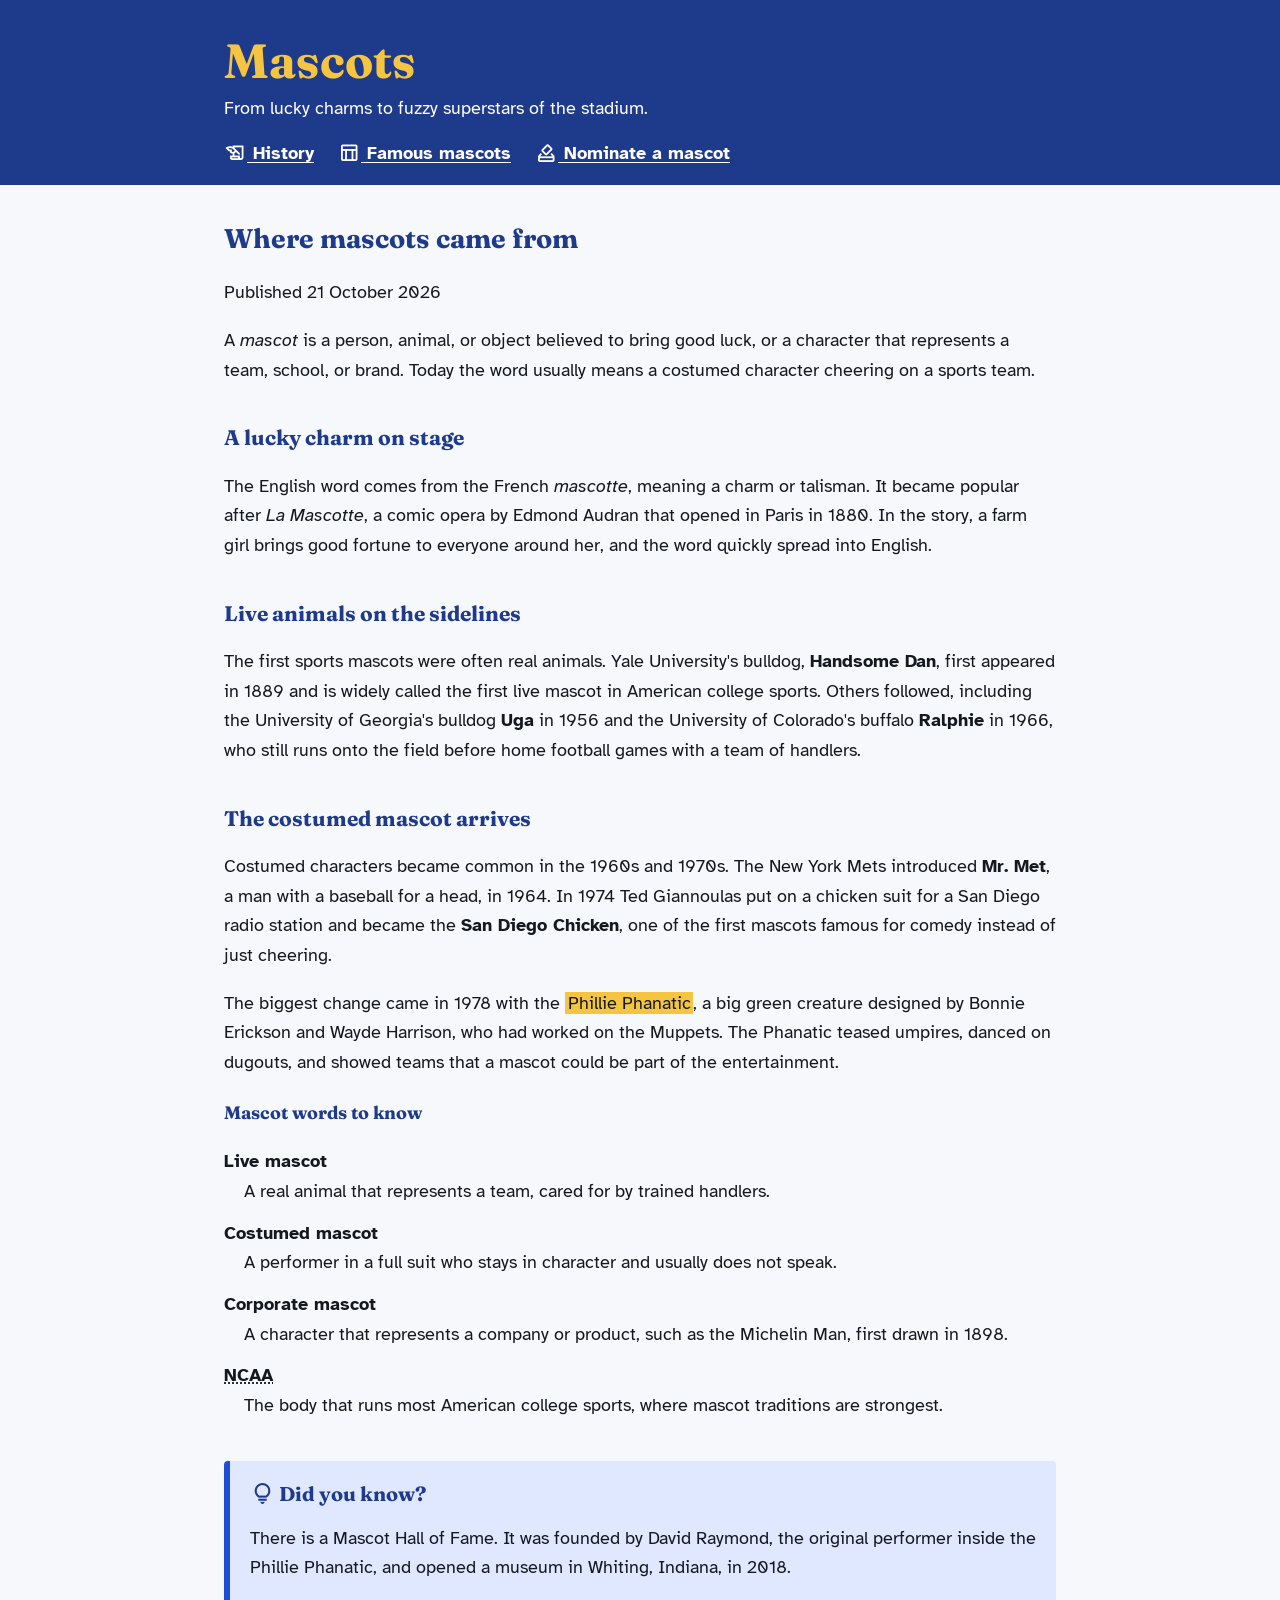
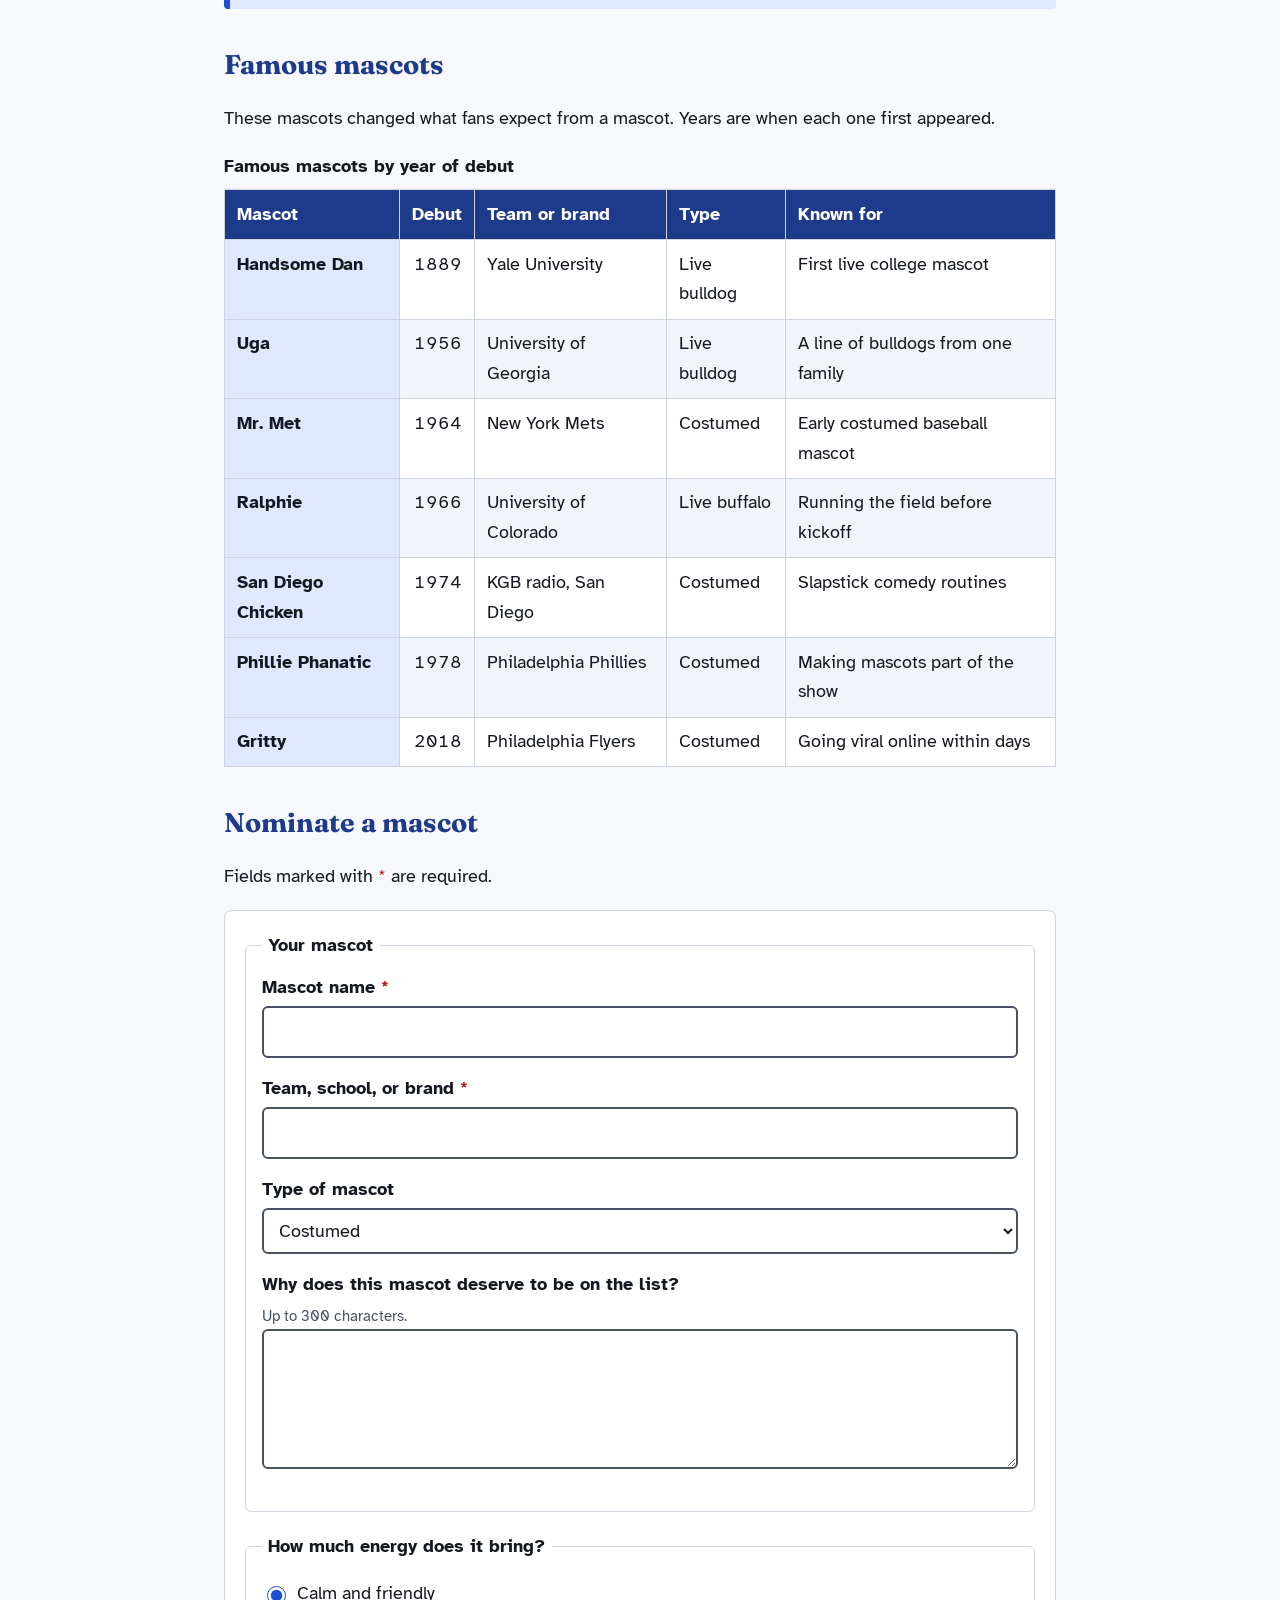
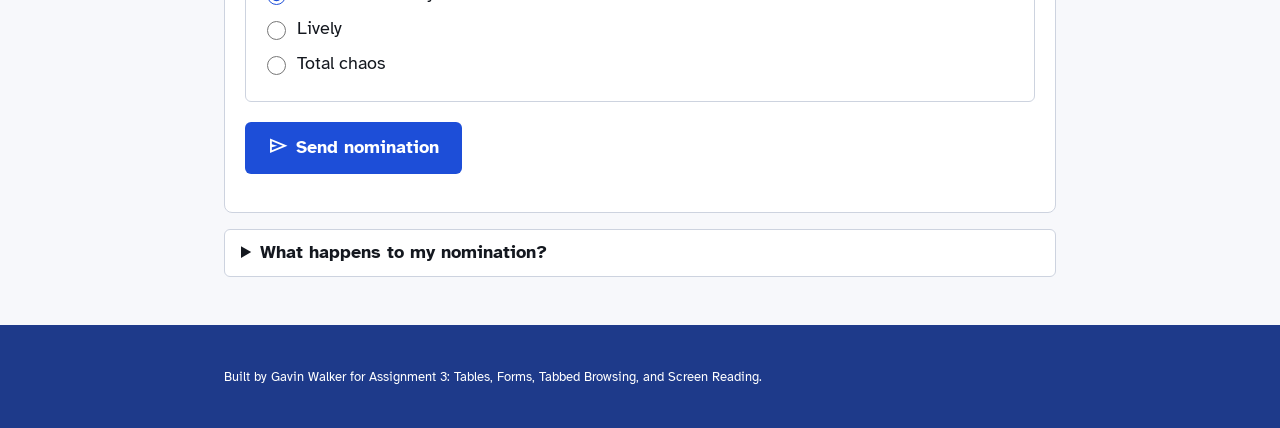
<file: assignment-3/index.html>
<!DOCTYPE html>
<html lang="en">
<head>
  <meta charset="utf-8">
  <meta name="viewport" content="width=device-width, initial-scale=1">
  <meta name="description" content="A short history of sports and brand mascots, a table of famous mascots, and a form to nominate your favourite.">
  <title>Mascots: A Short History</title>
  <link rel="preconnect" href="https://fonts.googleapis.com">
  <link rel="preconnect" href="https://fonts.gstatic.com" crossorigin>
  <link rel="stylesheet" href="https://fonts.googleapis.com/css2?family=Atkinson+Hyperlegible:ital,wght@0,400;0,700;1,400&family=Fraunces:opsz,wght@9..144,600&display=swap">
  <link rel="stylesheet" href="https://fonts.googleapis.com/css2?family=Material+Symbols+Outlined:opsz,wght,FILL,GRAD@24,400,0,0&display=block">
  <link rel="stylesheet" href="css/styles.css">
</head>
<body>
  <a class="skip-link" href="#main-content">Skip to main content</a>

  <header>
    <h1>Mascots</h1>
    <p>From lucky charms to fuzzy superstars of the stadium.</p>
    <nav aria-label="Primary">
      <ul>
        <li><a href="#history"><span class="material-symbols-outlined" aria-hidden="true">history_edu</span> History</a></li>
        <li><a href="#famous"><span class="material-symbols-outlined" aria-hidden="true">table_chart</span> Famous mascots</a></li>
        <li><a href="#nominate"><span class="material-symbols-outlined" aria-hidden="true">how_to_vote</span> Nominate a mascot</a></li>
      </ul>
    </nav>
  </header>

  <main id="main-content" tabindex="-1">
    <article>
      <header>
        <h2 id="history">Where mascots came from</h2>
        <p>Published <time datetime="2026-10-21">21 October 2026</time></p>
      </header>

      <p>A <dfn>mascot</dfn> is a person, animal, or object believed to bring good luck, or a character that represents a team, school, or brand. Today the word usually means a costumed character cheering on a sports team.</p>

      <section>
        <h3>A lucky charm on stage</h3>
        <p>The English word comes from the French <i lang="fr">mascotte</i>, meaning a charm or talisman. It became popular after <cite>La Mascotte</cite>, a comic opera by Edmond Audran that opened in Paris in <time datetime="1880">1880</time>. In the story, a farm girl brings good fortune to everyone around her, and the word quickly spread into English.</p>
      </section>

      <section>
        <h3>Live animals on the sidelines</h3>
        <p>The first sports mascots were often real animals. Yale University's bulldog, <strong>Handsome Dan</strong>, first appeared in <time datetime="1889">1889</time> and is widely called the first live mascot in American college sports. Others followed, including the University of Georgia's bulldog <strong>Uga</strong> in <time datetime="1956">1956</time> and the University of Colorado's buffalo <strong>Ralphie</strong> in <time datetime="1966">1966</time>, who still runs onto the field before home football games with a team of handlers.</p>
      </section>

      <section>
        <h3>The costumed mascot arrives</h3>
        <p>Costumed characters became common in the 1960s and 1970s. The New York Mets introduced <strong>Mr. Met</strong>, a man with a baseball for a head, in <time datetime="1964">1964</time>. In <time datetime="1974">1974</time> Ted Giannoulas put on a chicken suit for a San Diego radio station and became the <strong>San Diego Chicken</strong>, one of the first mascots famous for comedy instead of just cheering.</p>
        <p>The biggest change came in <time datetime="1978">1978</time> with the <mark>Phillie Phanatic</mark>, a big green creature designed by Bonnie Erickson and Wayde Harrison, who had worked on the Muppets. The Phanatic teased umpires, danced on dugouts, and showed teams that a mascot could be part of the entertainment.</p>

        <h4>Mascot words to know</h4>
        <dl>
          <dt>Live mascot</dt>
          <dd>A real animal that represents a team, cared for by trained handlers.</dd>
          <dt>Costumed mascot</dt>
          <dd>A performer in a full suit who stays in character and usually does not speak.</dd>
          <dt>Corporate mascot</dt>
          <dd>A character that represents a company or product, such as the Michelin Man, first drawn in 1898.</dd>
          <dt><abbr title="National Collegiate Athletic Association">NCAA</abbr></dt>
          <dd>The body that runs most American college sports, where mascot traditions are strongest.</dd>
        </dl>
      </section>
    </article>

    <aside aria-labelledby="fact-heading">
      <h2 id="fact-heading"><span class="material-symbols-outlined" aria-hidden="true">lightbulb</span> Did you know?</h2>
      <p>There is a Mascot Hall of Fame. It was founded by David Raymond, the original performer inside the Phillie Phanatic, and opened a museum in Whiting, Indiana, in 2018.</p>
    </aside>

    <section aria-labelledby="famous">
      <h2 id="famous">Famous mascots</h2>
      <p>These mascots changed what fans expect from a mascot. Years are when each one first appeared.</p>
      <figure class="table-scroll" role="region" aria-labelledby="mascots-caption" tabindex="0">
        <table>
          <caption id="mascots-caption">Famous mascots by year of debut</caption>
          <thead>
            <tr>
              <th scope="col">Mascot</th>
              <th scope="col">Debut</th>
              <th scope="col">Team or brand</th>
              <th scope="col">Type</th>
              <th scope="col">Known for</th>
            </tr>
          </thead>
          <tbody>
            <tr>
              <th scope="row">Handsome Dan</th>
              <td class="num"><data value="1889">1889</data></td>
              <td>Yale University</td>
              <td>Live bulldog</td>
              <td>First live college mascot</td>
            </tr>
            <tr>
              <th scope="row">Uga</th>
              <td class="num"><data value="1956">1956</data></td>
              <td>University of Georgia</td>
              <td>Live bulldog</td>
              <td>A line of bulldogs from one family</td>
            </tr>
            <tr>
              <th scope="row">Mr. Met</th>
              <td class="num"><data value="1964">1964</data></td>
              <td>New York Mets</td>
              <td>Costumed</td>
              <td>Early costumed baseball mascot</td>
            </tr>
            <tr>
              <th scope="row">Ralphie</th>
              <td class="num"><data value="1966">1966</data></td>
              <td>University of Colorado</td>
              <td>Live buffalo</td>
              <td>Running the field before kickoff</td>
            </tr>
            <tr>
              <th scope="row">San Diego Chicken</th>
              <td class="num"><data value="1974">1974</data></td>
              <td>KGB radio, San Diego</td>
              <td>Costumed</td>
              <td>Slapstick comedy routines</td>
            </tr>
            <tr>
              <th scope="row">Phillie Phanatic</th>
              <td class="num"><data value="1978">1978</data></td>
              <td>Philadelphia Phillies</td>
              <td>Costumed</td>
              <td>Making mascots part of the show</td>
            </tr>
            <tr>
              <th scope="row">Gritty</th>
              <td class="num"><data value="2018">2018</data></td>
              <td>Philadelphia Flyers</td>
              <td>Costumed</td>
              <td>Going viral online within days</td>
            </tr>
          </tbody>
        </table>
      </figure>
    </section>

    <section aria-labelledby="nominate">
      <h2 id="nominate">Nominate a mascot</h2>
      <p>Fields marked with <span class="required" aria-hidden="true">*</span> are required.</p>
      <form action="#nominate" method="get">
        <fieldset>
          <legend>Your mascot</legend>
          <p class="field">
            <label for="mascot">Mascot name <span class="required" aria-hidden="true">*</span></label>
            <input type="text" id="mascot" name="mascot" required>
          </p>
          <p class="field">
            <label for="team">Team, school, or brand <span class="required" aria-hidden="true">*</span></label>
            <input type="text" id="team" name="team" required>
          </p>
          <p class="field">
            <label for="type">Type of mascot</label>
            <select id="type" name="type">
              <option value="costumed">Costumed</option>
              <option value="live">Live animal</option>
              <option value="corporate">Corporate or brand</option>
            </select>
          </p>
          <p class="field">
            <label for="reason">Why does this mascot deserve to be on the list?</label>
            <span class="hint" id="reason-hint">Up to 300 characters.</span>
            <textarea id="reason" name="reason" rows="4" maxlength="300" aria-describedby="reason-hint"></textarea>
          </p>
        </fieldset>

        <fieldset>
          <legend>How much energy does it bring?</legend>
          <p class="choice"><input type="radio" id="calm" name="energy" value="calm" checked><label for="calm">Calm and friendly</label></p>
          <p class="choice"><input type="radio" id="lively" name="energy" value="lively"><label for="lively">Lively</label></p>
          <p class="choice"><input type="radio" id="chaos" name="energy" value="chaos"><label for="chaos">Total chaos</label></p>
        </fieldset>

        <p><button type="submit"><span class="material-symbols-outlined" aria-hidden="true">send</span> Send nomination</button></p>
      </form>

      <details>
        <summary>What happens to my nomination?</summary>
        <p>This is a class project, so nothing is stored. The form sends your answers back to this page in the address bar.</p>
      </details>
    </section>
  </main>

  <footer>
    <p><small>Built by Gavin Walker for Assignment 3: Tables, Forms, Tabbed Browsing, and Screen Reading.</small></p>
  </footer>
</body>
</html>
</file>
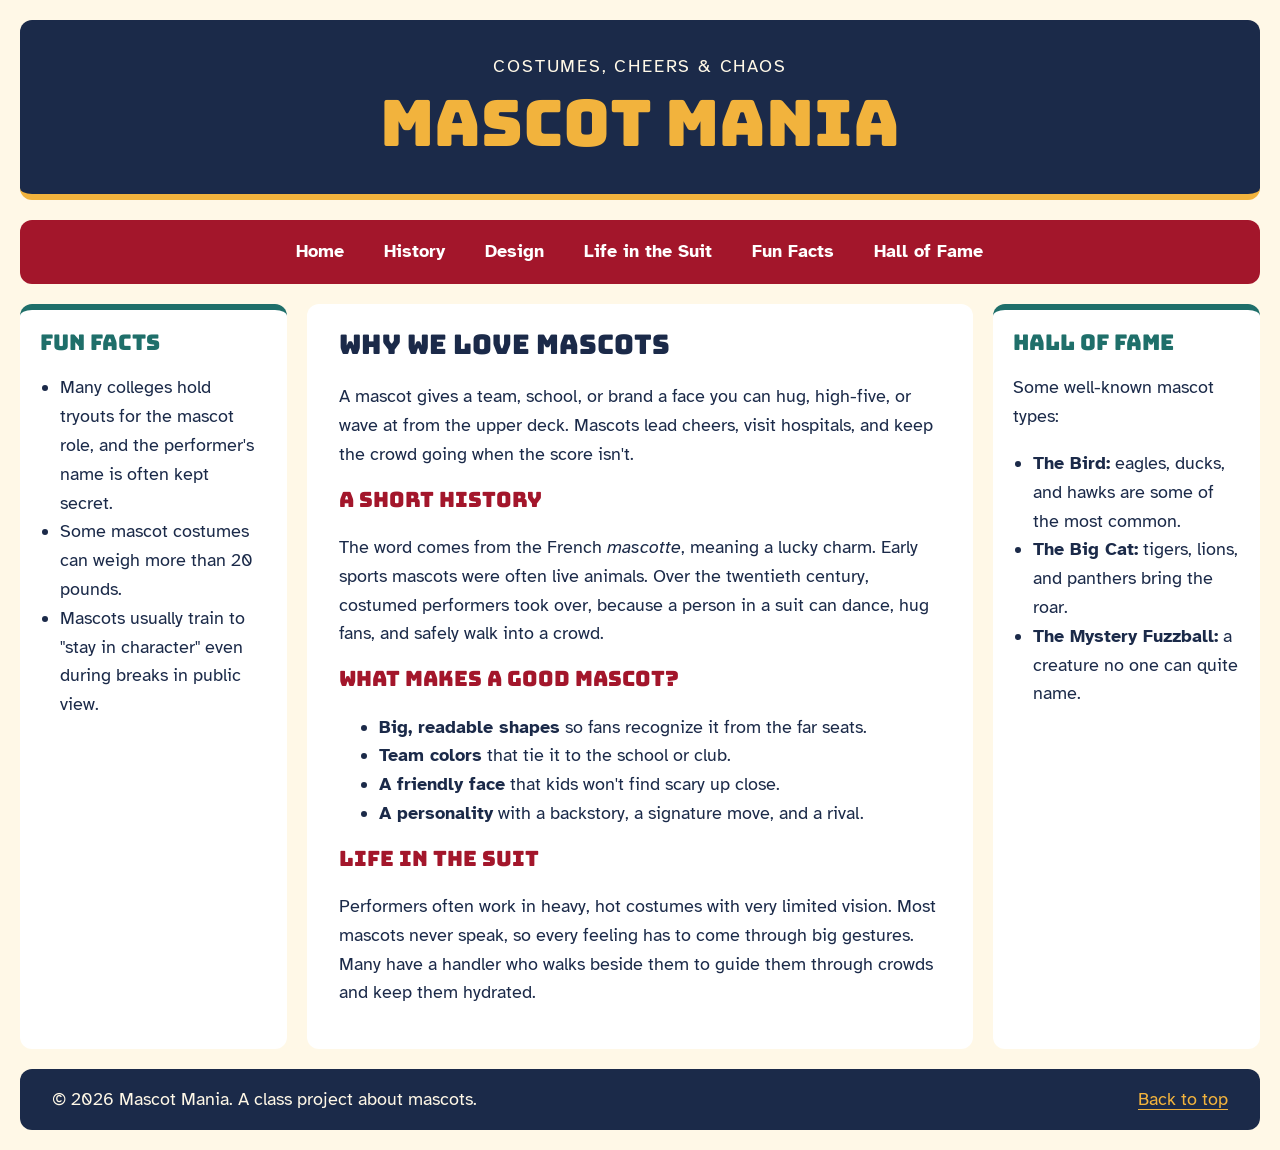
<file: assignment-4/index.html>
<!DOCTYPE html>
<html lang="en">
<head>
  <meta charset="utf-8">
  <!-- Viewport: lets the media queries respond to real device width -->
  <meta name="viewport" content="width=device-width, initial-scale=1">
  <title>Mascot Mania: The People (and Creatures) Behind the Cheers</title>
  <meta name="description" content="A guide to the history, design, and famous faces of team and brand mascots.">
  <!-- Google Fonts connect early; the fonts are imported first thing in styles.css -->
  <link rel="preconnect" href="https://fonts.googleapis.com">
  <link rel="preconnect" href="https://fonts.gstatic.com" crossorigin>
  <link rel="stylesheet" href="css/styles.css">
</head>
<body>

  <!-- Skip link: the first focusable element on the page -->
  <a class="skip-link" href="#main-content">Skip to main content</a>

  <header class="site-header" id="top">
    <!-- hgroup: title is read first; CSS shows the tagline above it -->
    <hgroup>
      <h1 class="site-title">Mascot Mania</h1>
      <p class="site-tagline">Costumes, cheers &amp; chaos</p>
    </hgroup>
  </header>

  <nav class="site-nav" aria-labelledby="nav-heading">
    <h2 id="nav-heading" class="visually-hidden">Main navigation</h2>
    <ul class="nav-list">
      <li><a href="#main-content">Home</a></li>
      <li><a href="#history">History</a></li>
      <li><a href="#design">Design</a></li>
      <li><a href="#life-in-the-suit">Life in the Suit</a></li>
      <li><a href="#fun-facts">Fun Facts</a></li>
      <li><a href="#hall-of-fame">Hall of Fame</a></li>
    </ul>
  </nav>

  <main id="main-content" class="site-main" tabindex="-1" aria-labelledby="main-heading">
    <h2 id="main-heading">Why We Love Mascots</h2>
    <p>
      A mascot gives a team, school, or brand a face you can hug, high-five,
      or wave at from the upper deck. Mascots lead cheers, visit hospitals,
      and keep the crowd going when the score isn't.
    </p>

    <section id="history" aria-labelledby="history-heading">
      <h3 id="history-heading">A Short History</h3>
      <p>
        The word comes from the French <i lang="fr">mascotte</i>, meaning a
        lucky charm. Early sports mascots were often live animals. Over the
        twentieth century, costumed performers took over, because a person
        in a suit can dance, hug fans, and safely walk into a crowd.
      </p>
    </section>

    <section id="design" aria-labelledby="design-heading">
      <h3 id="design-heading">What Makes a Good Mascot?</h3>
      <ul>
        <li><strong>Big, readable shapes</strong> so fans recognize it from the far seats.</li>
        <li><strong>Team colors</strong> that tie it to the school or club.</li>
        <li><strong>A friendly face</strong> that kids won't find scary up close.</li>
        <li><strong>A personality</strong> with a backstory, a signature move, and a rival.</li>
      </ul>
    </section>

    <section id="life-in-the-suit" aria-labelledby="suit-heading">
      <h3 id="suit-heading">Life in the Suit</h3>
      <p>
        Performers often work in heavy, hot costumes with very limited vision.
        Most mascots never speak, so every feeling has to come through big
        gestures. Many have a handler who walks beside them to guide them
        through crowds and keep them hydrated.
      </p>
    </section>
  </main>

  <aside id="fun-facts" class="aside-facts" aria-labelledby="facts-heading">
    <h2 id="facts-heading">Fun Facts</h2>
    <ul>
      <li>Many colleges hold tryouts for the mascot role, and the performer's name is often kept secret.</li>
      <li>Some mascot costumes can weigh more than 20 pounds.</li>
      <li>Mascots usually train to "stay in character" even during breaks in public view.</li>
    </ul>
  </aside>

  <aside id="hall-of-fame" class="aside-fame" aria-labelledby="fame-heading">
    <h2 id="fame-heading">Hall of Fame</h2>
    <p id="fame-note">Some well-known mascot types:</p>
    <ul aria-describedby="fame-note">
      <li><strong>The Bird:</strong> eagles, ducks, and hawks are some of the most common.</li>
      <li><strong>The Big Cat:</strong> tigers, lions, and panthers bring the roar.</li>
      <li><strong>The Mystery Fuzzball:</strong> a creature no one can quite name.</li>
    </ul>
  </aside>

  <footer class="site-footer">
    <p>&copy; 2026 Mascot Mania. A class project about mascots.</p>
    <p><a href="#top">Back to top</a></p>
  </footer>

</body>
</html>
</file>
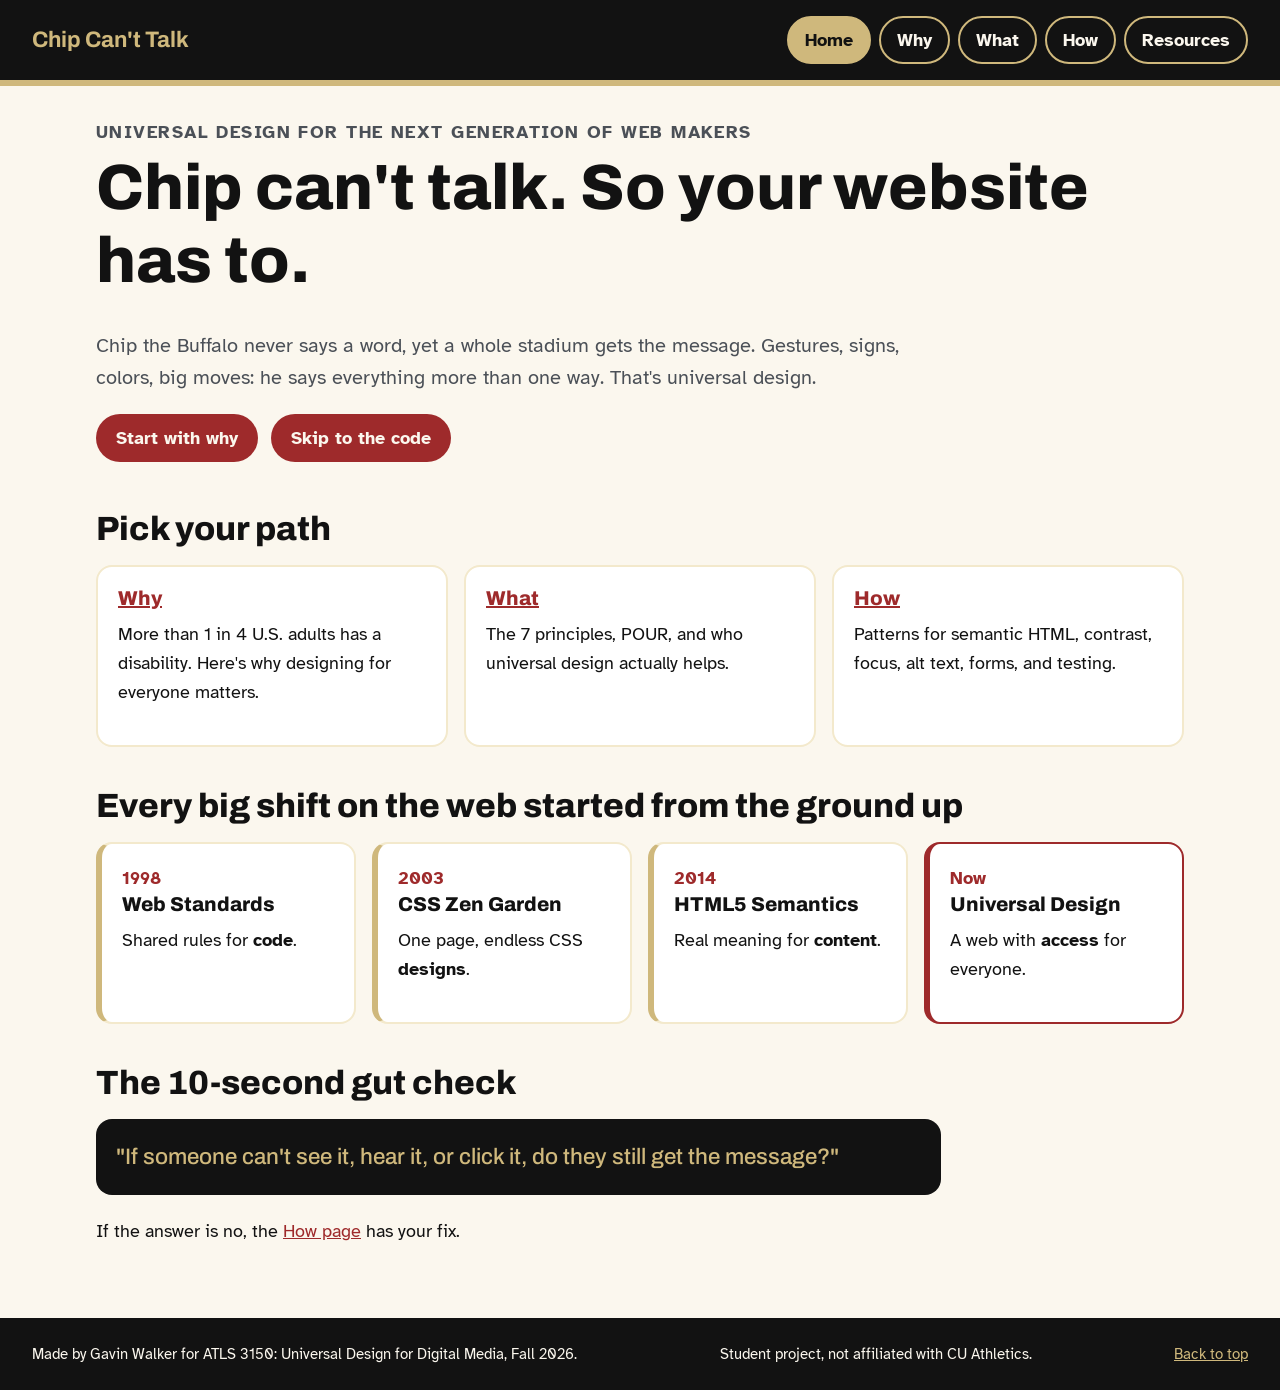
<file: final-project/index.html>
<!DOCTYPE html>
<html lang="en">
<head>
  <meta charset="utf-8">
  <meta name="viewport" content="width=device-width, initial-scale=1">
  <title>Chip Can't Talk: Universal Design for the Next Web</title>
  <meta name="description" content="A guide to universal design for new web designers and developers, starring Chip the Buffalo, a mascot who never says a word.">
  <link rel="preconnect" href="https://fonts.googleapis.com">
  <link rel="preconnect" href="https://fonts.gstatic.com" crossorigin>
  <link rel="stylesheet" href="css/styles.css">
  <link rel="icon" href="images/favicon.svg" type="image/svg+xml">
</head>
<body>

  <a class="skip-link" href="#main">Skip to main content</a>

  <header>
    <p class="brand"><a href="index.html">Chip Can't Talk</a></p>
    <nav aria-label="Main">
      <ul class="nav-list">
        <li><a href="index.html" aria-current="page">Home</a></li>
        <li><a href="why.html">Why</a></li>
        <li><a href="what.html">What</a></li>
        <li><a href="how.html">How</a></li>
        <li><a href="resources.html">Resources</a></li>
      </ul>
    </nav>
  </header>

  <main id="main" tabindex="-1">

    <section aria-labelledby="hero-title">
      <p class="eyebrow">Universal design for the next generation of web makers</p>
      <h1 id="hero-title">Chip can't talk. So your website has to.</h1>
      <p class="lede">Chip the Buffalo never says a word, yet a whole stadium gets the message. Gestures, signs, colors, big moves: he says everything more than one way. That's universal design.</p>
      <p>
        <a class="button" href="why.html">Start with why</a>
        <a class="button" href="how.html">Skip to the code</a>
      </p>
    </section>

    <section aria-labelledby="paths-title">
      <h2 id="paths-title">Pick your path</h2>
      <ul class="card-list">
        <li>
          <h3><a href="why.html">Why</a></h3>
          <p>More than 1 in 4 U.S. adults has a disability. Here's why designing for everyone matters.</p>
        </li>
        <li>
          <h3><a href="what.html">What</a></h3>
          <p>The 7 principles, POUR, and who universal design actually helps.</p>
        </li>
        <li>
          <h3><a href="how.html">How</a></h3>
          <p>Patterns for semantic HTML, contrast, focus, alt text, forms, and testing.</p>
        </li>
      </ul>
    </section>

    <section aria-labelledby="movement-title">
      <h2 id="movement-title">Every big shift on the web started from the ground up</h2>
      <ol class="timeline">
        <li>
          <p class="year">1998</p>
          <h3>Web Standards</h3>
          <p>Shared rules for <strong>code</strong>.</p>
        </li>
        <li>
          <p class="year">2003</p>
          <h3>CSS Zen Garden</h3>
          <p>One page, endless CSS <strong>designs</strong>.</p>
        </li>
        <li>
          <p class="year">2014</p>
          <h3>HTML5 Semantics</h3>
          <p>Real meaning for <strong>content</strong>.</p>
        </li>
        <li class="now">
          <p class="year">Now</p>
          <h3>Universal Design</h3>
          <p>A web with <strong>access</strong> for everyone.</p>
        </li>
      </ol>
    </section>

    <section aria-labelledby="check-title">
      <h2 id="check-title">The 10-second gut check</h2>
      <p class="big-quote">"If someone can't see it, hear it, or click it, do they still get the message?"</p>
      <p>If the answer is no, the <a href="how.html">How page</a> has your fix.</p>
    </section>

  </main>

  <footer>
    <p>Made by Gavin Walker for ATLS 3150: Universal Design for Digital Media, Fall 2026.</p>
    <p>Student project, not affiliated with CU Athletics.</p>
    <p><a href="#main">Back to top</a></p>
  </footer>

</body>
</html>
</file>
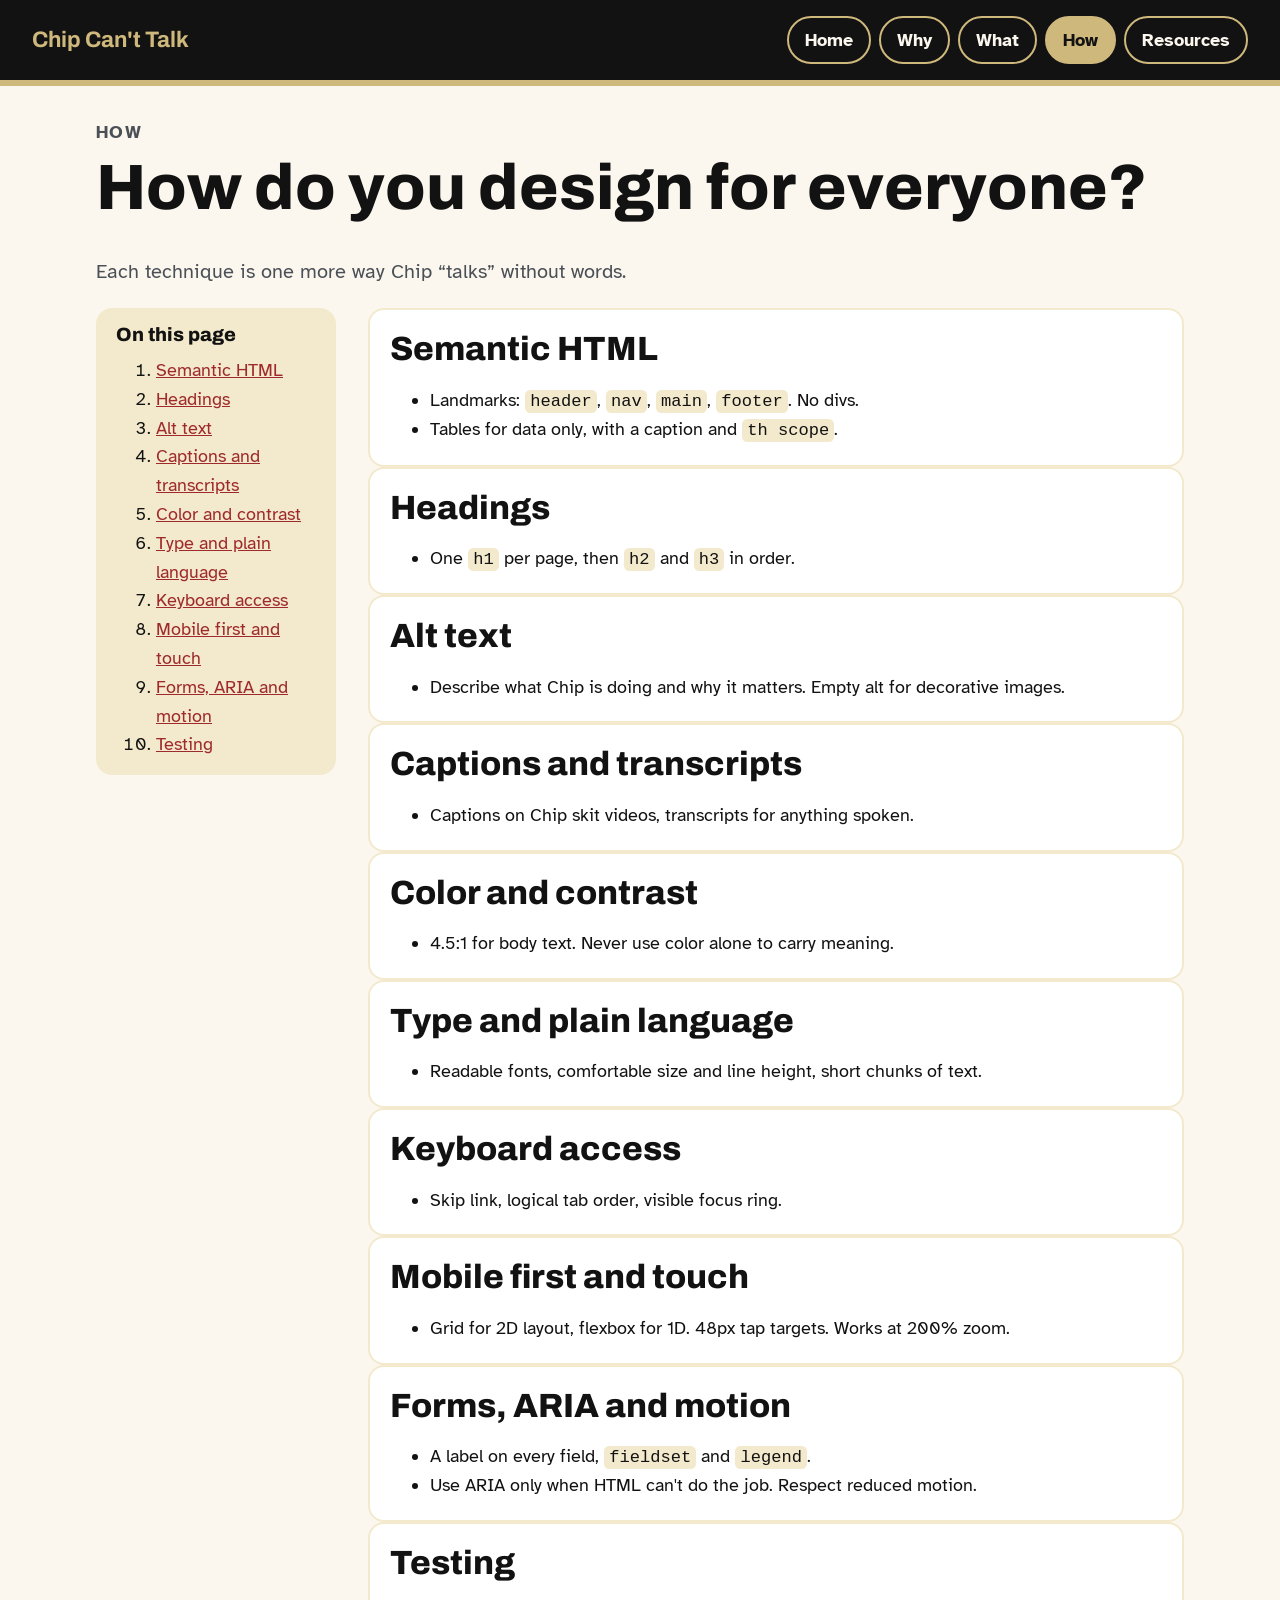
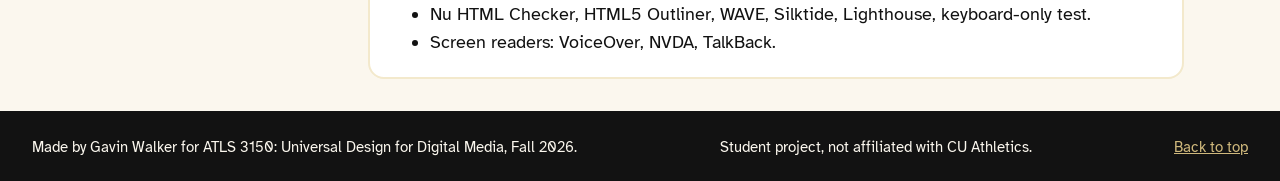
<file: final-project/how.html>
<!DOCTYPE html>
<html lang="en">
<head>
  <meta charset="utf-8">
  <meta name="viewport" content="width=device-width, initial-scale=1">
  <title>How | Chip Can't Talk</title>
  <meta name="description" content="Each technique is one more way Chip “talks” without words.">
  <link rel="preconnect" href="https://fonts.googleapis.com">
  <link rel="preconnect" href="https://fonts.gstatic.com" crossorigin>
  <link rel="stylesheet" href="css/styles.css">
  <link rel="icon" href="images/favicon.svg" type="image/svg+xml">
</head>
<body class="page-inner">

  <a class="skip-link" href="#main">Skip to main content</a>

  <header>
    <p class="brand"><a href="index.html">Chip Can't Talk</a></p>
    <nav aria-label="Main">
      <ul class="nav-list">
        <li><a href="index.html">Home</a></li>
        <li><a href="why.html">Why</a></li>
        <li><a href="what.html">What</a></li>
        <li><a href="how.html" aria-current="page">How</a></li>
        <li><a href="resources.html">Resources</a></li>
      </ul>
    </nav>
  </header>

  <main id="main" tabindex="-1">

    <header class="page-intro">
      <p class="eyebrow">How</p>
      <h1>How do you design for everyone?</h1>
      <p class="lede">Each technique is one more way Chip “talks” without words.</p>
    </header>

    <nav class="toc" aria-labelledby="toc-title">
      <h2 id="toc-title">On this page</h2>
      <ol>
        <li><a href="#semantic-html">Semantic HTML</a></li>
        <li><a href="#headings">Headings</a></li>
        <li><a href="#alt-text">Alt text</a></li>
        <li><a href="#captions-and-transcripts">Captions and transcripts</a></li>
        <li><a href="#color-and-contrast">Color and contrast</a></li>
        <li><a href="#type-and-plain-language">Type and plain language</a></li>
        <li><a href="#keyboard-access">Keyboard access</a></li>
        <li><a href="#mobile-first-and-touch">Mobile first and touch</a></li>
        <li><a href="#forms-aria-and-motion">Forms, ARIA and motion</a></li>
        <li><a href="#testing">Testing</a></li>
      </ol>
    </nav>

    <article class="page-content" aria-label="How topics">

      <section class="mock-section" id="semantic-html" aria-labelledby="semantic-html-title">
        <h2 id="semantic-html-title">Semantic HTML</h2>
        <ul>
          <li>Landmarks: <code>header</code>, <code>nav</code>, <code>main</code>, <code>footer</code>. No divs.</li>
          <li>Tables for data only, with a caption and <code>th scope</code>.</li>
        </ul>
      </section>

      <section class="mock-section" id="headings" aria-labelledby="headings-title">
        <h2 id="headings-title">Headings</h2>
        <ul>
          <li>One <code>h1</code> per page, then <code>h2</code> and <code>h3</code> in order.</li>
        </ul>
      </section>

      <section class="mock-section" id="alt-text" aria-labelledby="alt-text-title">
        <h2 id="alt-text-title">Alt text</h2>
        <ul>
          <li>Describe what Chip is doing and why it matters. Empty alt for decorative images.</li>
        </ul>
      </section>

      <section class="mock-section" id="captions-and-transcripts" aria-labelledby="captions-and-transcripts-title">
        <h2 id="captions-and-transcripts-title">Captions and transcripts</h2>
        <ul>
          <li>Captions on Chip skit videos, transcripts for anything spoken.</li>
        </ul>
      </section>

      <section class="mock-section" id="color-and-contrast" aria-labelledby="color-and-contrast-title">
        <h2 id="color-and-contrast-title">Color and contrast</h2>
        <ul>
          <li>4.5:1 for body text. Never use color alone to carry meaning.</li>
        </ul>
      </section>

      <section class="mock-section" id="type-and-plain-language" aria-labelledby="type-and-plain-language-title">
        <h2 id="type-and-plain-language-title">Type and plain language</h2>
        <ul>
          <li>Readable fonts, comfortable size and line height, short chunks of text.</li>
        </ul>
      </section>

      <section class="mock-section" id="keyboard-access" aria-labelledby="keyboard-access-title">
        <h2 id="keyboard-access-title">Keyboard access</h2>
        <ul>
          <li>Skip link, logical tab order, visible focus ring.</li>
        </ul>
      </section>

      <section class="mock-section" id="mobile-first-and-touch" aria-labelledby="mobile-first-and-touch-title">
        <h2 id="mobile-first-and-touch-title">Mobile first and touch</h2>
        <ul>
          <li>Grid for 2D layout, flexbox for 1D. 48px tap targets. Works at 200% zoom.</li>
        </ul>
      </section>

      <section class="mock-section" id="forms-aria-and-motion" aria-labelledby="forms-aria-and-motion-title">
        <h2 id="forms-aria-and-motion-title">Forms, ARIA and motion</h2>
        <ul>
          <li>A label on every field, <code>fieldset</code> and <code>legend</code>.</li>
          <li>Use ARIA only when HTML can't do the job. Respect reduced motion.</li>
        </ul>
      </section>

      <section class="mock-section" id="testing" aria-labelledby="testing-title">
        <h2 id="testing-title">Testing</h2>
        <ul>
          <li>Nu HTML Checker, HTML5 Outliner, WAVE, Silktide, Lighthouse, keyboard-only test.</li>
          <li>Screen readers: VoiceOver, NVDA, TalkBack.</li>
        </ul>
      </section>

    </article>

  </main>

  <footer>
    <p>Made by Gavin Walker for ATLS 3150: Universal Design for Digital Media, Fall 2026.</p>
    <p>Student project, not affiliated with CU Athletics.</p>
    <p><a href="#main">Back to top</a></p>
  </footer>

</body>
</html>
</file>
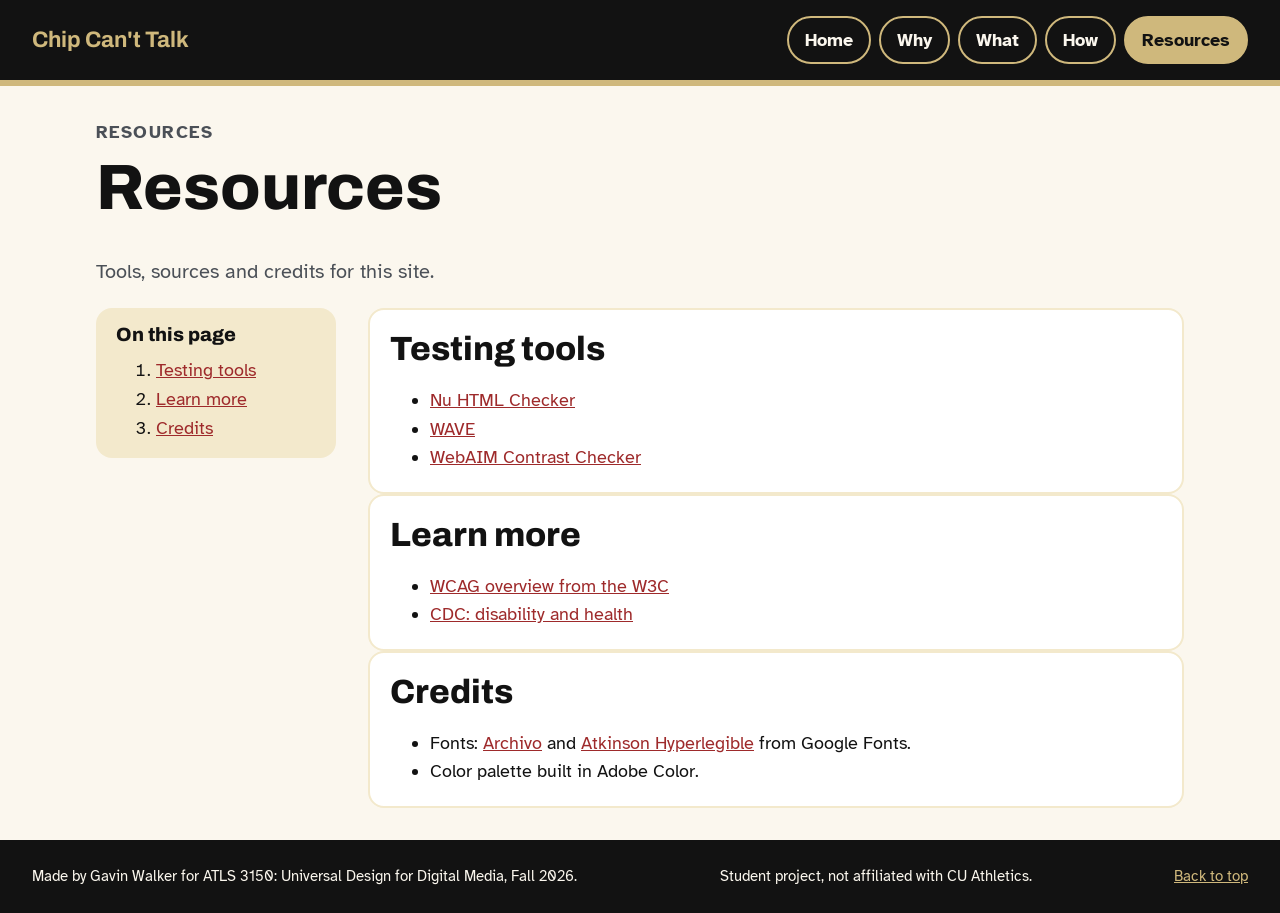
<file: final-project/resources.html>
<!DOCTYPE html>
<html lang="en">
<head>
  <meta charset="utf-8">
  <meta name="viewport" content="width=device-width, initial-scale=1">
  <title>Resources | Chip Can't Talk</title>
  <meta name="description" content="Tools, sources and credits for this site.">
  <link rel="preconnect" href="https://fonts.googleapis.com">
  <link rel="preconnect" href="https://fonts.gstatic.com" crossorigin>
  <link rel="stylesheet" href="css/styles.css">
  <link rel="icon" href="images/favicon.svg" type="image/svg+xml">
</head>
<body class="page-inner">

  <a class="skip-link" href="#main">Skip to main content</a>

  <header>
    <p class="brand"><a href="index.html">Chip Can't Talk</a></p>
    <nav aria-label="Main">
      <ul class="nav-list">
        <li><a href="index.html">Home</a></li>
        <li><a href="why.html">Why</a></li>
        <li><a href="what.html">What</a></li>
        <li><a href="how.html">How</a></li>
        <li><a href="resources.html" aria-current="page">Resources</a></li>
      </ul>
    </nav>
  </header>

  <main id="main" tabindex="-1">

    <header class="page-intro">
      <p class="eyebrow">Resources</p>
      <h1>Resources</h1>
      <p class="lede">Tools, sources and credits for this site.</p>
    </header>

    <nav class="toc" aria-labelledby="toc-title">
      <h2 id="toc-title">On this page</h2>
      <ol>
        <li><a href="#testing-tools">Testing tools</a></li>
        <li><a href="#learn-more">Learn more</a></li>
        <li><a href="#credits">Credits</a></li>
      </ol>
    </nav>

    <article class="page-content" aria-label="Resources topics">

      <section class="mock-section" id="testing-tools" aria-labelledby="testing-tools-title">
        <h2 id="testing-tools-title">Testing tools</h2>
        <ul>
          <li><a href="https://validator.w3.org/nu/">Nu HTML Checker</a></li>
          <li><a href="https://wave.webaim.org/">WAVE</a></li>
          <li><a href="https://webaim.org/resources/contrastchecker/">WebAIM Contrast Checker</a></li>
        </ul>
      </section>

      <section class="mock-section" id="learn-more" aria-labelledby="learn-more-title">
        <h2 id="learn-more-title">Learn more</h2>
        <ul>
          <li><a href="https://www.w3.org/WAI/standards-guidelines/wcag/">WCAG overview from the W3C</a></li>
          <li><a href="https://www.cdc.gov/disability-and-health/">CDC: disability and health</a></li>
        </ul>
      </section>

      <section class="mock-section" id="credits" aria-labelledby="credits-title">
        <h2 id="credits-title">Credits</h2>
        <ul>
          <li>Fonts: <a href="https://fonts.google.com/specimen/Archivo">Archivo</a> and <a href="https://fonts.google.com/specimen/Atkinson+Hyperlegible">Atkinson Hyperlegible</a> from Google Fonts.</li>
          <li>Color palette built in Adobe Color.</li>
        </ul>
      </section>

    </article>

  </main>

  <footer>
    <p>Made by Gavin Walker for ATLS 3150: Universal Design for Digital Media, Fall 2026.</p>
    <p>Student project, not affiliated with CU Athletics.</p>
    <p><a href="#main">Back to top</a></p>
  </footer>

</body>
</html>
</file>
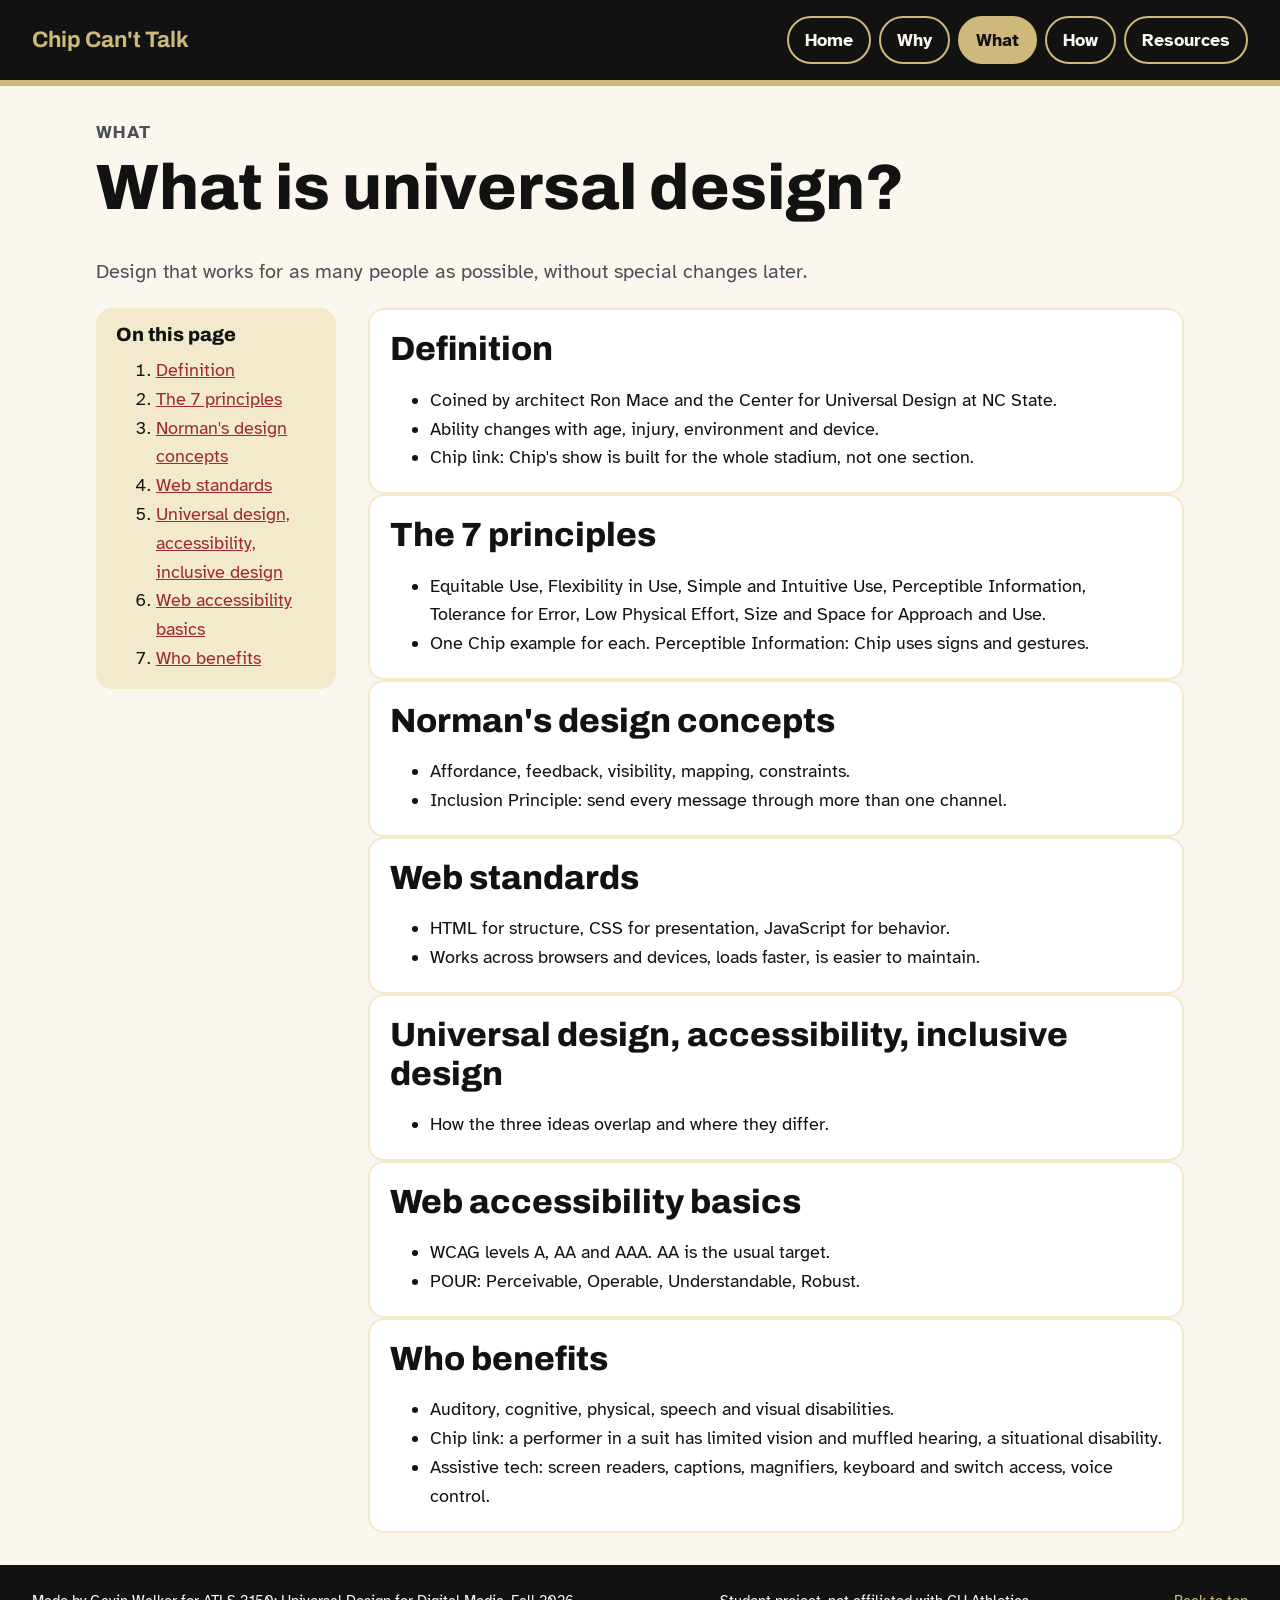
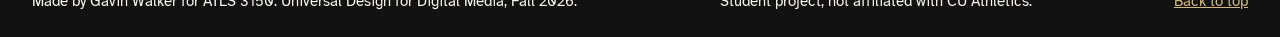
<file: final-project/what.html>
<!DOCTYPE html>
<html lang="en">
<head>
  <meta charset="utf-8">
  <meta name="viewport" content="width=device-width, initial-scale=1">
  <title>What | Chip Can't Talk</title>
  <meta name="description" content="Design that works for as many people as possible, without special changes later.">
  <link rel="preconnect" href="https://fonts.googleapis.com">
  <link rel="preconnect" href="https://fonts.gstatic.com" crossorigin>
  <link rel="stylesheet" href="css/styles.css">
  <link rel="icon" href="images/favicon.svg" type="image/svg+xml">
</head>
<body class="page-inner">

  <a class="skip-link" href="#main">Skip to main content</a>

  <header>
    <p class="brand"><a href="index.html">Chip Can't Talk</a></p>
    <nav aria-label="Main">
      <ul class="nav-list">
        <li><a href="index.html">Home</a></li>
        <li><a href="why.html">Why</a></li>
        <li><a href="what.html" aria-current="page">What</a></li>
        <li><a href="how.html">How</a></li>
        <li><a href="resources.html">Resources</a></li>
      </ul>
    </nav>
  </header>

  <main id="main" tabindex="-1">

    <header class="page-intro">
      <p class="eyebrow">What</p>
      <h1>What is universal design?</h1>
      <p class="lede">Design that works for as many people as possible, without special changes later.</p>
    </header>

    <nav class="toc" aria-labelledby="toc-title">
      <h2 id="toc-title">On this page</h2>
      <ol>
        <li><a href="#definition">Definition</a></li>
        <li><a href="#the-7-principles">The 7 principles</a></li>
        <li><a href="#norman-s-design-concepts">Norman&#x27;s design concepts</a></li>
        <li><a href="#web-standards">Web standards</a></li>
        <li><a href="#universal-design-accessibility-inclusive-design">Universal design, accessibility, inclusive design</a></li>
        <li><a href="#web-accessibility-basics">Web accessibility basics</a></li>
        <li><a href="#who-benefits">Who benefits</a></li>
      </ol>
    </nav>

    <article class="page-content" aria-label="What topics">

      <section class="mock-section" id="definition" aria-labelledby="definition-title">
        <h2 id="definition-title">Definition</h2>
        <ul>
          <li>Coined by architect Ron Mace and the Center for Universal Design at NC State.</li>
          <li>Ability changes with age, injury, environment and device.</li>
          <li>Chip link: Chip's show is built for the whole stadium, not one section.</li>
        </ul>
      </section>

      <section class="mock-section" id="the-7-principles" aria-labelledby="the-7-principles-title">
        <h2 id="the-7-principles-title">The 7 principles</h2>
        <ul>
          <li>Equitable Use, Flexibility in Use, Simple and Intuitive Use, Perceptible Information, Tolerance for Error, Low Physical Effort, Size and Space for Approach and Use.</li>
          <li>One Chip example for each. Perceptible Information: Chip uses signs and gestures.</li>
        </ul>
      </section>

      <section class="mock-section" id="norman-s-design-concepts" aria-labelledby="norman-s-design-concepts-title">
        <h2 id="norman-s-design-concepts-title">Norman&#x27;s design concepts</h2>
        <ul>
          <li>Affordance, feedback, visibility, mapping, constraints.</li>
          <li>Inclusion Principle: send every message through more than one channel.</li>
        </ul>
      </section>

      <section class="mock-section" id="web-standards" aria-labelledby="web-standards-title">
        <h2 id="web-standards-title">Web standards</h2>
        <ul>
          <li>HTML for structure, CSS for presentation, JavaScript for behavior.</li>
          <li>Works across browsers and devices, loads faster, is easier to maintain.</li>
        </ul>
      </section>

      <section class="mock-section" id="universal-design-accessibility-inclusive-design" aria-labelledby="universal-design-accessibility-inclusive-design-title">
        <h2 id="universal-design-accessibility-inclusive-design-title">Universal design, accessibility, inclusive design</h2>
        <ul>
          <li>How the three ideas overlap and where they differ.</li>
        </ul>
      </section>

      <section class="mock-section" id="web-accessibility-basics" aria-labelledby="web-accessibility-basics-title">
        <h2 id="web-accessibility-basics-title">Web accessibility basics</h2>
        <ul>
          <li>WCAG levels A, AA and AAA. AA is the usual target.</li>
          <li>POUR: Perceivable, Operable, Understandable, Robust.</li>
        </ul>
      </section>

      <section class="mock-section" id="who-benefits" aria-labelledby="who-benefits-title">
        <h2 id="who-benefits-title">Who benefits</h2>
        <ul>
          <li>Auditory, cognitive, physical, speech and visual disabilities.</li>
          <li>Chip link: a performer in a suit has limited vision and muffled hearing, a situational disability.</li>
          <li>Assistive tech: screen readers, captions, magnifiers, keyboard and switch access, voice control.</li>
        </ul>
      </section>

    </article>

  </main>

  <footer>
    <p>Made by Gavin Walker for ATLS 3150: Universal Design for Digital Media, Fall 2026.</p>
    <p>Student project, not affiliated with CU Athletics.</p>
    <p><a href="#main">Back to top</a></p>
  </footer>

</body>
</html>
</file>
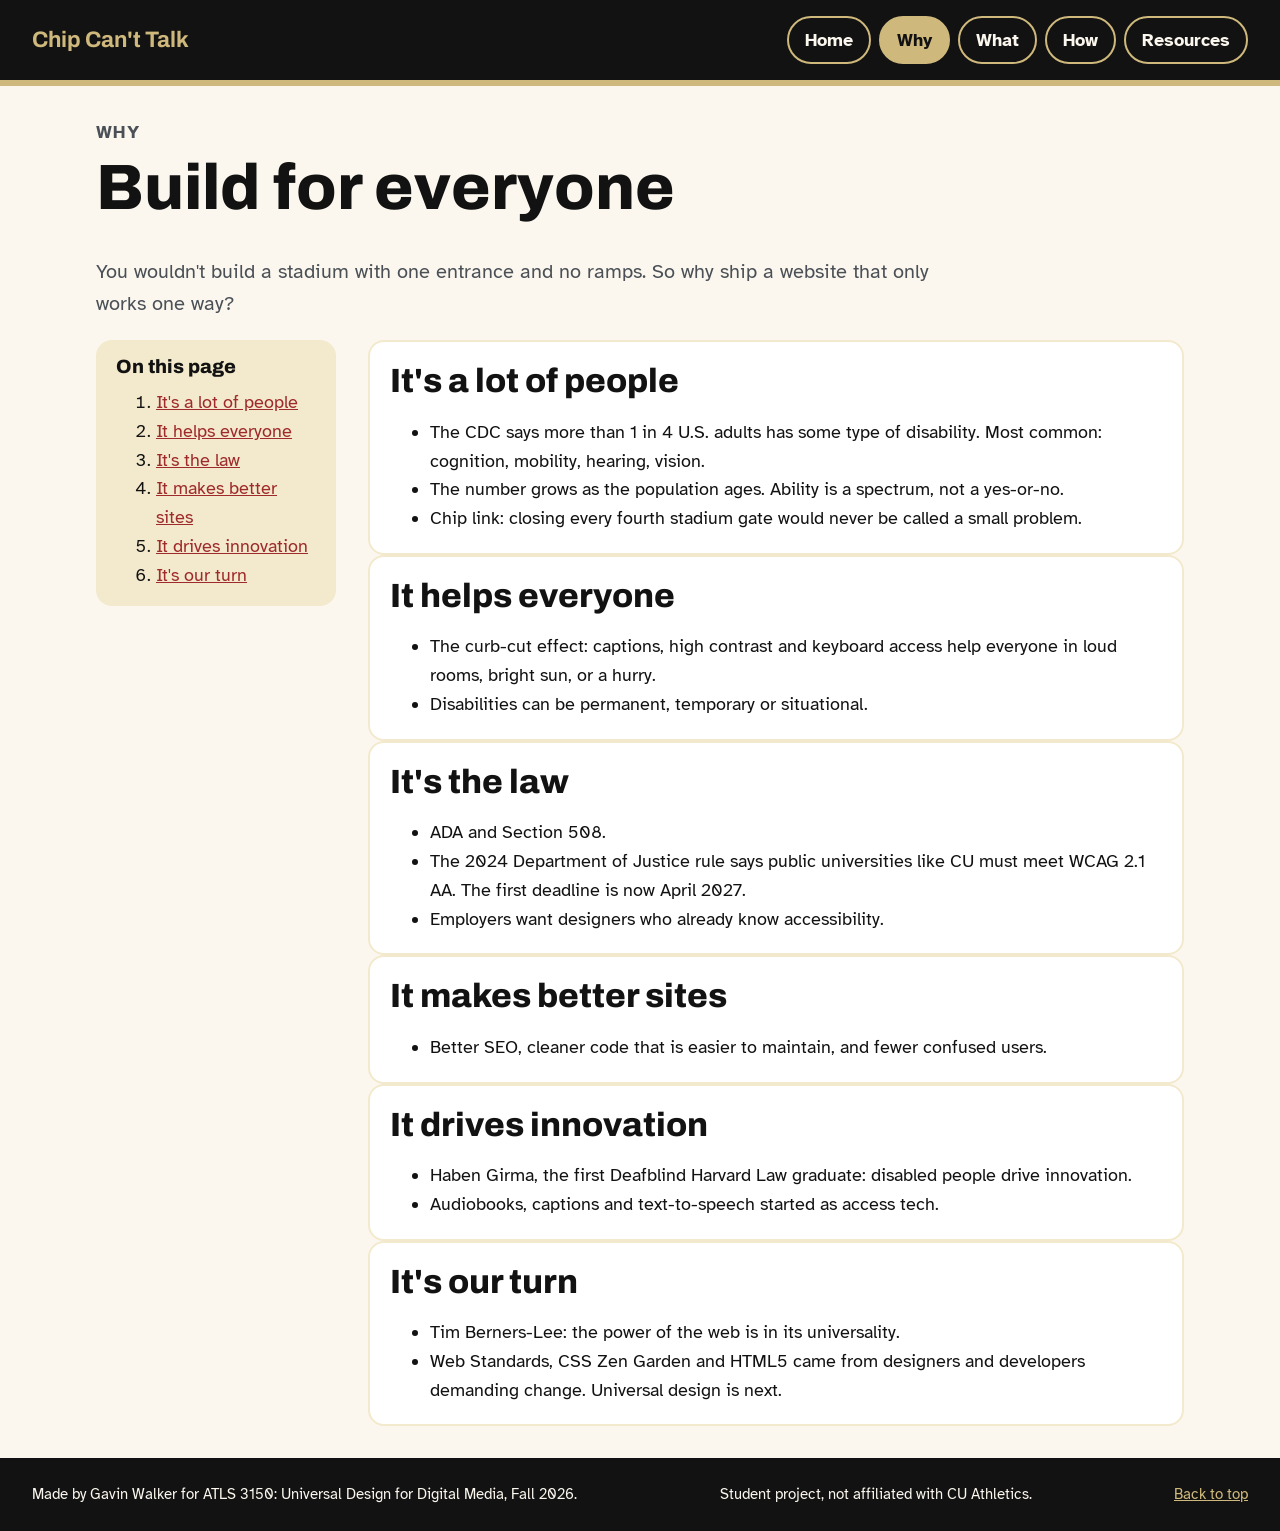
<file: final-project/why.html>
<!DOCTYPE html>
<html lang="en">
<head>
  <meta charset="utf-8">
  <meta name="viewport" content="width=device-width, initial-scale=1">
  <title>Why | Chip Can't Talk</title>
  <meta name="description" content="You wouldn&#x27;t build a stadium with one entrance and no ramps. So why ship a website that only works one way?">
  <link rel="preconnect" href="https://fonts.googleapis.com">
  <link rel="preconnect" href="https://fonts.gstatic.com" crossorigin>
  <link rel="stylesheet" href="css/styles.css">
  <link rel="icon" href="images/favicon.svg" type="image/svg+xml">
</head>
<body class="page-inner">

  <a class="skip-link" href="#main">Skip to main content</a>

  <header>
    <p class="brand"><a href="index.html">Chip Can't Talk</a></p>
    <nav aria-label="Main">
      <ul class="nav-list">
        <li><a href="index.html">Home</a></li>
        <li><a href="why.html" aria-current="page">Why</a></li>
        <li><a href="what.html">What</a></li>
        <li><a href="how.html">How</a></li>
        <li><a href="resources.html">Resources</a></li>
      </ul>
    </nav>
  </header>

  <main id="main" tabindex="-1">

    <header class="page-intro">
      <p class="eyebrow">Why</p>
      <h1>Build for everyone</h1>
      <p class="lede">You wouldn&#x27;t build a stadium with one entrance and no ramps. So why ship a website that only works one way?</p>
    </header>

    <nav class="toc" aria-labelledby="toc-title">
      <h2 id="toc-title">On this page</h2>
      <ol>
        <li><a href="#it-s-a-lot-of-people">It&#x27;s a lot of people</a></li>
        <li><a href="#it-helps-everyone">It helps everyone</a></li>
        <li><a href="#it-s-the-law">It&#x27;s the law</a></li>
        <li><a href="#it-makes-better-sites">It makes better sites</a></li>
        <li><a href="#it-drives-innovation">It drives innovation</a></li>
        <li><a href="#it-s-our-turn">It&#x27;s our turn</a></li>
      </ol>
    </nav>

    <article class="page-content" aria-label="Why topics">

      <section class="mock-section" id="it-s-a-lot-of-people" aria-labelledby="it-s-a-lot-of-people-title">
        <h2 id="it-s-a-lot-of-people-title">It&#x27;s a lot of people</h2>
        <ul>
          <li>The CDC says more than 1 in 4 U.S. adults has some type of disability. Most common: cognition, mobility, hearing, vision.</li>
          <li>The number grows as the population ages. Ability is a spectrum, not a yes-or-no.</li>
          <li>Chip link: closing every fourth stadium gate would never be called a small problem.</li>
        </ul>
      </section>

      <section class="mock-section" id="it-helps-everyone" aria-labelledby="it-helps-everyone-title">
        <h2 id="it-helps-everyone-title">It helps everyone</h2>
        <ul>
          <li>The curb-cut effect: captions, high contrast and keyboard access help everyone in loud rooms, bright sun, or a hurry.</li>
          <li>Disabilities can be permanent, temporary or situational.</li>
        </ul>
      </section>

      <section class="mock-section" id="it-s-the-law" aria-labelledby="it-s-the-law-title">
        <h2 id="it-s-the-law-title">It&#x27;s the law</h2>
        <ul>
          <li>ADA and Section 508.</li>
          <li>The 2024 Department of Justice rule says public universities like CU must meet WCAG 2.1 AA. The first deadline is now April 2027.</li>
          <li>Employers want designers who already know accessibility.</li>
        </ul>
      </section>

      <section class="mock-section" id="it-makes-better-sites" aria-labelledby="it-makes-better-sites-title">
        <h2 id="it-makes-better-sites-title">It makes better sites</h2>
        <ul>
          <li>Better SEO, cleaner code that is easier to maintain, and fewer confused users.</li>
        </ul>
      </section>

      <section class="mock-section" id="it-drives-innovation" aria-labelledby="it-drives-innovation-title">
        <h2 id="it-drives-innovation-title">It drives innovation</h2>
        <ul>
          <li>Haben Girma, the first Deafblind Harvard Law graduate: disabled people drive innovation.</li>
          <li>Audiobooks, captions and text-to-speech started as access tech.</li>
        </ul>
      </section>

      <section class="mock-section" id="it-s-our-turn" aria-labelledby="it-s-our-turn-title">
        <h2 id="it-s-our-turn-title">It&#x27;s our turn</h2>
        <ul>
          <li>Tim Berners-Lee: the power of the web is in its universality.</li>
          <li>Web Standards, CSS Zen Garden and HTML5 came from designers and developers demanding change. Universal design is next.</li>
        </ul>
      </section>

    </article>

  </main>

  <footer>
    <p>Made by Gavin Walker for ATLS 3150: Universal Design for Digital Media, Fall 2026.</p>
    <p>Student project, not affiliated with CU Athletics.</p>
    <p><a href="#main">Back to top</a></p>
  </footer>

</body>
</html>
</file>
<file: assignment-1/css/styles.css>
/* ==========================================================
   Mascot – HTML5 semantic recode
   ========================================================== */

:root {
  --bg: #ffffff;
  --surface: #ffffff;
  --surface-alt: #ffffff;
  --text: #000000;
  --muted: #000000;
  --border: #cccccc;
  --accent: #0b5cad;
  --accent-strong: #083f78;
  --highlight: #c2410c;
  --focus: #c2410c;
  --measure: 42rem;
  --radius: 6px;
  color-scheme: light;
}

/* ---------- Base ---------- */

*,
*::before,
*::after {
  box-sizing: border-box;
}

html {
  scroll-behavior: smooth;
}

body {
  margin: 0;
  background: var(--bg);
  color: var(--text);
  font-family: Georgia, "Times New Roman", serif;
  font-size: 1.0625rem;
  line-height: 1.65;
}

h1,
h2,
h3,
h4 {
  font-family: system-ui, -apple-system, "Segoe UI", Roboto, sans-serif;
  line-height: 1.2;
  margin: 2rem 0 0.75rem;
}

h1 { font-size: clamp(2.5rem, 6vw, 4rem); margin: 0.25rem 0; }
h2 {
  font-size: 1.6rem;
  padding-bottom: 0.35rem;
  border-bottom: 1px solid var(--border);
}
h3 { font-size: 1.25rem; }

/* anchor targets clear the top edge when jumped to */
[id] {
  scroll-margin-top: 1.5rem;
}

p,
ul,
ol,
dl,
table {
  max-width: var(--measure);
}

a {
  color: var(--accent);
  text-underline-offset: 0.15em;
}

a:hover {
  color: var(--accent-strong);
}

img {
  display: block;
  max-width: 100%;
  height: auto;
}

abbr[title] {
  text-decoration: underline dotted;
  cursor: help;
}

sup {
  line-height: 0;
  font-size: 0.72em;
}

sup a {
  text-decoration: none;
  padding: 0 0.1em;
}

/* ---------- Accessibility ---------- */

/* Hide only visually, but have it available for screen readers */
.sr-only {
  border: 0;
  clip: rect(0, 0, 0, 0);
  height: 1px;
  margin: -1px;
  overflow: hidden;
  padding: 0;
  position: absolute;
  white-space: nowrap;
  width: 1px;
}

.skip-link {
  position: absolute;
  top: 0.5rem;
  left: 0.5rem;
  z-index: 100;
  padding: 0.6rem 1rem;
  background: var(--text);
  color: var(--bg);
  font-family: system-ui, sans-serif;
  font-weight: 600;
  border-radius: var(--radius);
  transform: translateY(-150%);
  transition: transform 0.15s ease;
}

.skip-link:focus {
  transform: translateY(0);
  color: var(--bg);
}

:focus-visible {
  outline: 3px solid var(--focus);
  outline-offset: 3px;
  border-radius: 2px;
}

main:focus {
  outline: none;
}

/* the section the reader jumped to gets a subtle marker */
:target > h2:first-child,
:target > h3:first-child {
  color: var(--highlight);
}

@media (prefers-reduced-motion: reduce) {
  html { scroll-behavior: auto; }
  .skip-link { transition: none; }
}

/* ---------- Page header ---------- */

.site-header {
  padding: 2.5rem 1rem 2rem;
  border-bottom: 4px double var(--border);
  background: var(--surface);
}

.site-header > * {
  max-width: 72rem;
  margin-inline: auto;
}

.eyebrow {
  margin-bottom: 0;
  font-family: system-ui, sans-serif;
  font-size: 0.85rem;
  letter-spacing: 0.08em;
  text-transform: uppercase;
  color: var(--muted);
}

/* ---------- Layout ---------- */

/* No wrapper div: on small screens nav and main just stack with side
   padding; on wide screens body itself becomes the grid. */
.toc,
main {
  margin-inline: 1rem;
}

@media (min-width: 60em) {
  body {
    display: grid;
    grid-template-columns: 1fr 15rem minmax(0, 54rem) 1fr;
    column-gap: 3rem;
    align-items: start;
  }

  .site-header,
  .site-footer {
    grid-column: 1 / -1;
  }

  .toc {
    grid-column: 2;
    margin-inline: 0;
  }

  main {
    grid-column: 3;
    margin-inline: 0;
  }
}

/* ---------- Table of contents ---------- */

.toc {
  margin-block: 1.5rem;
  padding: 1rem 1.25rem;
  background: var(--surface-alt);
  border: 1px solid var(--border);
  border-radius: var(--radius);
  font-family: system-ui, sans-serif;
  font-size: 0.92rem;
}

.toc h2 {
  margin: 0 0 0.5rem;
  font-size: 1rem;
  text-transform: uppercase;
  letter-spacing: 0.06em;
}

.toc ol {
  margin: 0;
  padding-left: 1.25rem;
}

.toc ol ol {
  padding-left: 1rem;
  font-size: 0.95em;
}

.toc li {
  margin: 0.2rem 0;
}

.toc a {
  text-decoration: none;
}

.toc a:hover {
  text-decoration: underline;
}

@media (min-width: 60em) {
  .toc {
    position: sticky;
    top: 1rem;
    align-self: start;
    max-height: calc(100vh - 2rem);
    overflow-y: auto;
  }
}

/* ---------- Article ---------- */

.article {
  padding-bottom: 2rem;
}

.lead {
  font-size: 1.2rem;
}

dfn {
  font-style: normal;
  font-weight: 700;
}

section::after {
  content: "";
  display: table;
  clear: both;
}

/* "See also" / "Main article" notes under headings */
.hatnote {
  margin-top: -0.25rem;
  padding-left: 1.5rem;
  font-style: italic;
  font-size: 0.95rem;
}

/* [citation needed] style tags */
.tag a {
  text-decoration: none;
}

/* ---------- Figures ---------- */

.figure {
  margin: 0.5rem 0 1.5rem;
  padding: 0.5rem;
  background: var(--surface);
  border: 1px solid var(--border);
  border-radius: var(--radius);
}

.figure img {
  width: 100%;
  border-radius: 3px;
}

.figure figcaption {
  padding: 0.5rem 0.25rem 0.15rem;
  font-family: system-ui, sans-serif;
  font-size: 0.85rem;
  line-height: 1.45;
  color: var(--muted);
}

.figure--portrait {
  max-width: 18rem;
}

/* two photos side by side sharing one caption */
.figure--pair {
  display: grid;
  grid-template-columns: 1fr 1fr;
  gap: 0.5rem;
}

.figure--pair figcaption {
  grid-column: 1 / -1;
}

@media (min-width: 40em) {
  .figure--right {
    float: right;
    clear: right;
    width: 22rem;
    margin-left: 1.5rem;
  }

  .figure--portrait {
    width: 16rem;
  }
}

/* ---------- References ---------- */

.references {
  font-size: 0.9rem;
  line-height: 1.5;
}

.references li {
  margin-bottom: 0.5rem;
  overflow-wrap: anywhere;
}

.backlink,
.backlinks a {
  text-decoration: none;
  font-weight: 600;
}

.references li:target {
  background: var(--surface-alt);
  outline: 2px solid var(--highlight);
  outline-offset: 2px;
}

/* ---------- Footer ---------- */

.site-footer {
  padding: 1.5rem 1rem 2.5rem;
  border-top: 4px double var(--border);
  background: var(--surface);
  font-family: system-ui, sans-serif;
  font-size: 0.85rem;
  color: var(--muted);
}

.site-footer p {
  max-width: 72rem;
  margin: 0.5rem auto;
}

/* ---------- Print ---------- */

@media print {
  .skip-link,
  .toc {
    display: none;
  }

  body {
    background: #fff;
    color: #000;
  }

  body {
    display: block;
  }
}
</file>
<file: assignment-2/css/styles.css>
/* ==========================================================
   Mascot – HTML5 semantic recode  (part 2: type, color, layout)

   FONTS (Google Fonts, loaded in index.html)
     Headings:   Lora (serif) 600/700
     Paragraphs: Atkinson Hyperlegible (sans-serif) 400/700
                 – designed by the Braille Institute for low-vision
                   readers; letters like I l 1 and O 0 are distinct.

   COLOR SCHEME  (built on color.adobe.com, color-blind safe)
     Navy    #14213D   header/footer background, headings
     Blue    #2B5C9E   links
     Amber   #F2A541   accents on navy only (never text on light)
     Rust    #A84A0E   focus ring, "you are here" highlight
     Paper   #FAF7F0   page background
   Blue/orange is the classic pairing that stays distinct for
   protanopia, deuteranopia and tritanopia. Links are also
   underlined, so color is never the only cue.

   CONTRAST (WCAG 2.x, AA = 4.5:1, AAA = 7:1)
     Ink   #1E2329 on Paper   14.78:1  AAA
     Navy  #14213D on Paper   14.93:1  AAA
     Blue  #2B5C9E on Paper    6.28:1  AA
     Blue  #2B5C9E on Mist     5.97:1  AA
     Muted #4A5160 on Paper    7.44:1  AAA
     Rust  #A84A0E on Paper    5.38:1  AA
     Paper on Navy            14.93:1  AAA
     Amber on Navy             7.78:1  AAA
     Sky   #A9C6EC on Navy     9.11:1  AAA
   ========================================================== */

:root {
  /* palette */
  --navy: #14213d;
  --blue: #2b5c9e;
  --amber: #f2a541;
  --rust: #a84a0e;
  --paper: #faf7f0;

  /* supporting tints */
  --ink: #1e2329;
  --muted: #4a5160;
  --mist: #edf2f8;
  --sky: #a9c6ec;
  --rule: #cfd6e0;

  /* type */
  --font-head: "Lora", Georgia, "Times New Roman", serif;
  --font-body: "Atkinson Hyperlegible", "Segoe UI", Roboto, Helvetica, Arial, sans-serif;

  /* layout */
  --measure: 48rem;     /* text column: ~100 characters of 18px body text */
  --wrapper: var(--measure);
  --toc-width: 15rem;
  --gap: 3rem;
  --radius: 6px;
  color-scheme: light;
}

/* ---------- Base ---------- */

*,
*::before,
*::after {
  box-sizing: border-box;
}

html {
  scroll-behavior: smooth;
  -webkit-text-size-adjust: 100%;
  text-size-adjust: 100%;
}

body {
  margin: 0;
  background: var(--paper);
  color: var(--ink);
  font-family: var(--font-body);
  font-size: 1.125rem;          /* 18px body copy */
  line-height: 1.65;            /* generous leading for long reads */
  font-kerning: normal;
  text-rendering: optimizeLegibility;
}

h1,
h2,
h3 {
  font-family: var(--font-head);
  font-weight: 700;
  line-height: 1.2;
  color: var(--navy);
  margin: 2.5rem 0 0.75rem;
  text-wrap: balance;
}

h1 {
  font-size: clamp(2.75rem, 7vw, 4.5rem);
  margin: 0.25rem 0 0.5rem;
  letter-spacing: -0.01em;
}

h2 {
  font-size: clamp(1.6rem, 3vw, 2rem);
  padding-bottom: 0.4rem;
  border-bottom: 2px solid var(--rule);
}

h3 {
  font-size: 1.35rem;
  font-weight: 600;
}

p {
  margin: 0 0 1.1em;
  text-wrap: pretty;
  hyphens: manual;
}

ul,
ol {
  padding-left: 1.5rem;
}

/* anchor targets clear the top edge when jumped to */
[id] {
  scroll-margin-top: 1.5rem;
}

a {
  color: var(--blue);
  text-decoration-thickness: 1px;
  text-underline-offset: 0.18em;
}

a:hover {
  color: var(--navy);
  text-decoration-thickness: 2px;
}

img {
  display: block;
  max-width: 100%;
  height: auto;
}

abbr[title] {
  text-decoration: underline dotted;
  cursor: help;
}

dfn {
  font-style: normal;
  font-weight: 700;
}

sup {
  line-height: 0;
  font-size: 0.72em;
}

sup a {
  text-decoration: none;
  padding: 0 0.1em;
}

/* ---------- Accessibility ---------- */

/* Hide only visually, but have it available for screen readers */
.sr-only {
  border: 0;
  clip: rect(0, 0, 0, 0);
  height: 1px;
  margin: -1px;
  overflow: hidden;
  padding: 0;
  position: absolute;
  white-space: nowrap;
  width: 1px;
}

.skip-link {
  position: absolute;
  top: 0.5rem;
  left: 0.5rem;
  z-index: 100;
  padding: 0.6rem 1rem;
  background: var(--amber);
  color: var(--navy);
  font-weight: 700;
  border-radius: var(--radius);
  transform: translateY(-150%);
  transition: transform 0.15s ease;
}

.skip-link:focus {
  transform: translateY(0);
  color: var(--navy);
}

:focus-visible {
  outline: 3px solid var(--rust);
  outline-offset: 3px;
  border-radius: 2px;
}

main:focus {
  outline: none;
}

/* the section the reader jumped to gets a marker that is
   not color alone: a rust bar beside the heading */
:target > h2:first-child,
:target > h3:first-child {
  color: var(--rust);
  box-shadow: -0.75rem 0 0 -0.4rem var(--rust);
}

@media (prefers-reduced-motion: reduce) {
  html { scroll-behavior: auto; }
  .skip-link { transition: none; }
}

/* ---------- Auto-centering wrapper (no divs) ---------- */

/* <body> itself is the wrapper. min() keeps a 1rem gutter on small
   screens; margin-inline:auto centers it on large ones.
   One column: the wrapper is the text measure (48rem ≈ 100 characters
   per line). Two columns: it grows by exactly the sidebar + gap, so
   the article column stays 48rem and lines still top out near 100. */
body {
  width: min(100% - 2rem, var(--wrapper));
  margin-inline: auto;
}

@media (min-width: 62em) {
  :root {
    --wrapper: calc(var(--measure) + var(--toc-width) + var(--gap));
  }

  body {
    display: grid;
    grid-template-columns: var(--toc-width) minmax(0, 1fr);
    column-gap: var(--gap);
    align-items: start;
  }

  .site-header,
  .site-footer {
    grid-column: 1 / -1;
  }
}

/* ---------- Page header ---------- */

/* The header and footer stay inside the wrapper, so their text lines
   up with the article. Their navy band is painted edge to edge with
   border-image outset (100vmax each side), which is drawn outside the
   box without causing horizontal scrolling. */
.site-header {
  padding: 2.5rem 0 calc(2.25rem + 6px);
  color: var(--paper);
  background: var(--navy);
  border-image: linear-gradient(var(--navy) calc(100% - 6px), var(--amber) 0) fill 0 / 0 / 0 100vmax;
}

.site-header h1 {
  color: var(--paper);
}

.site-header a {
  color: var(--sky);
}

.site-header a:hover {
  color: var(--paper);
}

.eyebrow {
  margin: 0;
  font-size: 0.85rem;
  font-weight: 700;
  letter-spacing: 0.1em;
  text-transform: uppercase;
  color: var(--amber);
}

/* ---------- Table of contents ---------- */

.toc {
  margin-block: 2rem;
  padding: 1.1rem 1.25rem 1.25rem;
  background: var(--mist);
  border-top: 4px solid var(--blue);
  border-radius: var(--radius);
  font-size: 0.95rem;
  line-height: 1.45;
}

.toc h2 {
  margin: 0 0 0.6rem;
  padding: 0;
  border: 0;
  font-size: 1.15rem;
}

.toc ol {
  margin: 0;
  padding-left: 1.4rem;
}

.toc ol ol {
  padding-left: 1rem;
  font-size: 0.95em;
}

.toc li {
  margin: 0.3rem 0;
}

.toc li::marker {
  color: var(--muted);
}

.toc a {
  text-decoration: none;
}

.toc a:hover {
  text-decoration: underline;
}

@media (min-width: 62em) {
  .toc {
    position: sticky;
    top: 1rem;
    max-height: calc(100vh - 2rem);
    overflow-y: auto;
  }
}

/* ---------- Article ---------- */

main {
  padding-bottom: 2.5rem;
}

main > section:first-child > h2 {
  margin-top: 2rem;
}

/* first paragraph of the article reads as a lead-in */
#overview > h2 + figure + p {
  font-size: 1.2rem;
}

section::after {
  content: "";
  display: table;
  clear: both;
}

/* "See also" / "Main article" notes under headings */
.hatnote {
  margin-top: -0.25rem;
  padding-left: 1rem;
  border-left: 3px solid var(--rule);
  font-style: italic;
  font-size: 0.95rem;
  color: var(--muted);
}

.site-header .hatnote {
  margin: 0.25rem 0 0;
  padding: 0;
  border: 0;
  color: var(--paper);
}

/* [citation needed] style tags */
.tag a {
  text-decoration: none;
}

/* ---------- Figures ---------- */

.figure {
  margin: 0.4rem 0 1.5rem;
  padding: 0.5rem;
  background: #fff;
  border: 1px solid var(--rule);
  border-radius: var(--radius);
}

.figure img {
  width: 100%;
  border-radius: 3px;
}

.figure figcaption {
  padding: 0.55rem 0.25rem 0.15rem;
  font-size: 0.875rem;
  line-height: 1.5;
  color: var(--muted);
}

/* two photos side by side sharing one caption */
.figure--pair {
  display: grid;
  grid-template-columns: 1fr 1fr;
  gap: 0.5rem;
}

.figure--pair figcaption {
  grid-column: 1 / -1;
}

@media (min-width: 40em) {
  .figure--right {
    float: right;
    clear: right;
    width: 22rem;
    margin-left: 1.75rem;
  }

  .figure--portrait {
    width: 15rem;
  }
}

/* ---------- Lists at the end ---------- */

#see-also li,
#external-links li {
  margin-bottom: 0.35rem;
}

.references {
  font-size: 0.95rem;
  line-height: 1.55;
}

.references li {
  margin-bottom: 0.6rem;
  padding-left: 0.25rem;
  overflow-wrap: anywhere;
}

.references li::marker {
  color: var(--muted);
}

.backlink,
.backlinks a {
  text-decoration: none;
  font-weight: 700;
}

.references li:target {
  background: var(--mist);
  outline: 2px solid var(--rust);
  outline-offset: 3px;
}

/* ---------- Footer ---------- */

.site-footer {
  margin-top: 1rem;
  padding: calc(1.75rem + 6px) 0 2.5rem;
  background: var(--navy);
  color: var(--paper);
  border-image: linear-gradient(var(--amber) 6px, var(--navy) 0) fill 0 / 0 / 0 100vmax;
  font-size: 0.95rem;
}

.site-footer p {
  max-width: var(--measure);
  margin: 0.5rem 0;
}

.site-footer a {
  color: var(--sky);
}

.site-footer a:hover {
  color: var(--paper);
}

/* ---------- Print ---------- */

@media print {
  .skip-link,
  .toc {
    display: none;
  }

  body {
    background: #fff;
    color: #000;
  }

  .site-header,
  .site-footer {
    background: none;
    border-image: none;
    color: #000;
  }

  .site-header h1,
  .site-header .hatnote {
    color: #000;
  }

  body {
    display: block;
    width: auto;
  }
}
</file>
<file: assignment-3/css/styles.css>
/* ==========================================================
   Mascots – Tables, Forms, Tabbed Browsing (assignment 3)

   FONTS (Google Fonts, loaded in index.html)
     Headings:   Fraunces (serif) 600
     Paragraphs: Atkinson Hyperlegible (sans-serif) 400/700
     Icons:      Material Symbols Outlined (aria-hidden)

   SKIP NAVIGATION
     .skip-link sits above the viewport and drops down
     when it receives keyboard focus.
   ========================================================== */

:root {
  --bg: #f7f8fb;
  --surface: #ffffff;
  --text: #14181f;
  --muted: #4a5261;
  --accent: #1d4ed8;
  --accent-dark: #1e3a8a;
  --accent-soft: #e0e8ff;
  --gold: #f5c542;
  --border: #cdd3df;
  --focus: #c2410c;
}
* { box-sizing: border-box; }
body {
  margin: 0;
  background: var(--bg);
  color: var(--text);
  font-family: "Atkinson Hyperlegible", Verdana, sans-serif;
  font-size: 1.125rem;
  line-height: 1.65;
}
h1, h2, h3, h4 {
  font-family: "Fraunces", Georgia, serif;
  line-height: 1.2;
  color: var(--accent-dark);
}
a { color: var(--accent); text-underline-offset: 3px; }
:focus-visible { outline: 3px solid var(--focus); outline-offset: 3px; }

/* Skip navigation: tucked above the viewport, drops down on keyboard focus */
.skip-link {
  position: absolute;
  left: 1rem;
  top: 0;
  transform: translateY(-120%);
  transition: transform 0.2s ease-out;
  background: var(--gold);
  color: var(--text);
  padding: 0.75rem 1.25rem;
  border-radius: 0 0 8px 8px;
  font-weight: 700;
  z-index: 10;
}
.skip-link:focus { transform: translateY(0); }

.material-symbols-outlined { vertical-align: -0.2em; font-size: 1.25em; }

body > header, body > main, body > footer {
  padding-left: max(1rem, calc((100% - 52rem) / 2));
  padding-right: max(1rem, calc((100% - 52rem) / 2));
}
body > header, body > footer { background: var(--accent-dark); color: #fff; }
body > header h1 { color: var(--gold); margin: 0; padding-top: 2rem; font-size: clamp(2rem, 6vw, 3rem); }
body > header p { margin: 0.25rem 0 1rem; }
nav ul { list-style: none; margin: 0; padding: 0 0 1rem; display: flex; flex-wrap: wrap; gap: 0.5rem 1.5rem; }
nav a { color: #fff; font-weight: 700; }

main { padding-top: 1rem; padding-bottom: 3rem; }
section, aside { margin-top: 2.5rem; }
aside {
  background: var(--accent-soft);
  border-left: 6px solid var(--accent);
  padding: 0.5rem 1.25rem;
  border-radius: 4px;
}
aside h2 { margin-top: 0.75rem; font-size: 1.25rem; }
mark { background: var(--gold); color: inherit; padding: 0 0.15em; }
dt { font-weight: 700; }
dd { margin: 0 0 0.75rem 1.25rem; }
details { background: var(--surface); border: 1px solid var(--border); border-radius: 6px; padding: 0.5rem 1rem; margin-top: 1rem; }
summary { cursor: pointer; font-weight: 700; }

/* Data table: the figure scrolls sideways on narrow screens */
figure.table-scroll { margin: 1rem 0; overflow-x: auto; }
table { width: 100%; border-collapse: collapse; background: var(--surface); }
caption { text-align: left; font-weight: 700; padding-bottom: 0.5rem; }
th, td { border: 1px solid var(--border); padding: 0.6rem 0.75rem; text-align: left; vertical-align: top; }
thead th { background: var(--accent-dark); color: #fff; }
tbody th { background: var(--accent-soft); }
tbody tr:nth-child(even) td { background: #f1f4fa; }
td.num { text-align: right; font-variant-numeric: tabular-nums; }

/* Form */
form { background: var(--surface); border: 1px solid var(--border); border-radius: 8px; padding: 1.25rem; }
fieldset { border: 1px solid var(--border); border-radius: 6px; margin: 0 0 1.25rem; padding: 0.75rem 1rem 1rem; }
legend { font-weight: 700; padding: 0 0.4rem; }
.field { margin: 0 0 1rem; }
.field label { display: block; font-weight: 700; margin-bottom: 0.25rem; }
.hint { display: block; color: var(--muted); font-size: 0.95rem; }
input[type="text"], select, textarea {
  width: 100%;
  font: inherit;
  padding: 0.55rem 0.7rem;
  border: 2px solid var(--muted);
  border-radius: 6px;
  background: #fff;
  color: var(--text);
}
.choice { display: flex; align-items: center; gap: 0.5rem; margin: 0.35rem 0; }
.choice input { width: 1.2rem; height: 1.2rem; accent-color: var(--accent); }
button {
  font: inherit;
  font-weight: 700;
  background: var(--accent);
  color: #fff;
  border: 0;
  border-radius: 6px;
  padding: 0.7rem 1.4rem;
  cursor: pointer;
}
button:hover { background: var(--accent-dark); }
.required { color: #b91c1c; }

body > footer { padding-top: 1.5rem; padding-bottom: 1.5rem; font-size: 0.95rem; }

@media (prefers-reduced-motion: reduce) {
  .skip-link { transition: none; }
}
</file>
<file: assignment-4/css/styles.css>
/* =========================================================
   1. GOOGLE FONTS — imported first, before any other rule
   Bungee: bold display face for headings (mascot energy)
   Atkinson Hyperlegible: body text, designed for low-vision readers
   ========================================================= */
@import url("https://fonts.googleapis.com/css2?family=Atkinson+Hyperlegible:ital,wght@0,400;0,700;1,400&family=Bungee&display=swap");

/* =========================================================
   2. COLOR SCHEME (built in Adobe Color, "Compound" rule
      around a navy base, then checked for WCAG AA contrast)
   ========================================================= */
:root {
  --navy:   #1B2A49;  /* primary: header, footer, text      */
  --gold:   #F2B33D;  /* accent: focus ring, highlights     */
  --red:    #A3162B;  /* secondary: nav background          */
  --teal:   #1F6F6A;  /* aside headings and borders         */
  --cream:  #FFF8E7;  /* page background                    */
  --white:  #FFFFFF;

  --font-display: "Bungee", "Arial Black", sans-serif;
  --font-body: "Atkinson Hyperlegible", Verdana, sans-serif;

  --gap: 1.25rem;
  --radius: 0.75rem;
}

/* =========================================================
   3. BASE
   ========================================================= */
*,
*::before,
*::after {
  box-sizing: border-box;
}

html {
  scroll-behavior: smooth;
}

@media (prefers-reduced-motion: reduce) {
  html {
    scroll-behavior: auto;
  }
}

body {
  margin: 0;
  font-family: var(--font-body);
  font-size: 1.125rem;
  line-height: 1.6;
  color: var(--navy);
  background-color: var(--cream);
}

h1,
h2,
h3 {
  font-family: var(--font-display);
  font-weight: 400;
  line-height: 1.2;
  margin-top: 0;
}

a {
  color: var(--red);
  text-underline-offset: 0.2em;
}

/* Hides text visually but keeps it for screen readers */
.visually-hidden {
  position: absolute;
  width: 1px;
  height: 1px;
  margin: -1px;
  padding: 0;
  overflow: hidden;
  clip: rect(0 0 0 0);
  white-space: nowrap;
  border: 0;
}

/* =========================================================
   4. ACCESSIBILITY: skip link + visible keyboard focus
   ========================================================= */
.skip-link {
  position: absolute;
  top: -100px;
  left: 1rem;
  z-index: 100;
  padding: 0.75rem 1.25rem;
  font-weight: 700;
  color: var(--navy);
  background-color: var(--gold);
  border-radius: 0 0 var(--radius) var(--radius);
  text-decoration: none;
}

.skip-link:focus {
  top: 0;
}

/* Thick two-tone ring that shows on both light and dark backgrounds */
:focus-visible {
  outline: 4px solid var(--gold);
  outline-offset: 3px;
  box-shadow: 0 0 0 7px var(--navy);
}

/* Main gets focus from the skip link; no ring needed on a whole region */
main:focus {
  outline: none;
  box-shadow: none;
}

/* =========================================================
   5. GRID LAYOUT (2D) — desktop first
   Three columns: aside | main | aside
   ========================================================= */
body {
  display: grid;
  grid-template-columns: 1fr minmax(0, 2.5fr) 1fr;
  grid-template-areas:
    "header header header"
    "nav    nav    nav"
    "facts  main   fame"
    "footer footer footer";
  gap: var(--gap);
  min-height: 100vh;
  max-width: 80rem;
  margin-inline: auto;
  padding: var(--gap);
}

.site-header { grid-area: header; }
.site-nav    { grid-area: nav; }
.site-main   { grid-area: main; }
.aside-facts { grid-area: facts; }
.aside-fame  { grid-area: fame; }
.site-footer { grid-area: footer; }

/* =========================================================
   6. REGIONS
   ========================================================= */
.site-header {
  padding: 2rem;
  text-align: center;
  color: var(--cream);
  background-color: var(--navy);
  border-bottom: 6px solid var(--gold);
  border-radius: var(--radius);
}

.site-title {
  margin: 0;
  font-size: clamp(2.25rem, 6vw, 4rem);
  color: var(--gold);
}

/* Title comes first in the HTML for screen readers;
   order: -1 shows the tagline above it */
.site-header hgroup {
  display: flex;
  flex-direction: column;
}

.site-tagline {
  order: -1;
  margin: 0 0 0.25rem;
  letter-spacing: 0.1em;
  text-transform: uppercase;
}

.site-nav {
  background-color: var(--red);
  border-radius: var(--radius);
}

.site-main {
  padding: 1.5rem 2rem;
  background-color: var(--white);
  border-radius: var(--radius);
}

.site-main section {
  scroll-margin-top: 1rem;
}

.site-main h3 {
  color: var(--red);
}

aside {
  padding: 1.25rem;
  background-color: var(--white);
  border-top: 6px solid var(--teal);
  border-radius: var(--radius);
  scroll-margin-top: 1rem;
}

aside h2 {
  font-size: 1.35rem;
  color: var(--teal);
}

aside ul {
  padding-left: 1.25rem;
}

.site-footer {
  display: flex;
  flex-wrap: wrap;
  justify-content: space-between;
  gap: 0.5rem 2rem;
  padding: 1rem 2rem;
  color: var(--cream);
  background-color: var(--navy);
  border-radius: var(--radius);
}

.site-footer p {
  margin: 0;
}

.site-footer a {
  color: var(--gold);
}

/* =========================================================
   7. NAV LINKS — FLEXBOX (1D), horizontal by default
   ========================================================= */
.nav-list {
  display: flex;
  flex-direction: row;
  flex-wrap: wrap;
  justify-content: center;
  gap: 0.5rem;
  margin: 0;
  padding: 0.5rem;
  list-style: none;
}

.nav-list a {
  display: block;
  padding: 0.6rem 1rem;
  font-weight: 700;
  color: var(--white);
  text-decoration: none;
  border-radius: 0.5rem;
}

.nav-list a:hover {
  color: var(--navy);
  background-color: var(--gold);
}

/* =========================================================
   8. TABLET (up to 900px)
   Main goes full width; the two asides sit side by side below it
   ========================================================= */
@media (max-width: 56.25em) {
  body {
    grid-template-columns: 1fr 1fr;
    grid-template-areas:
      "header header"
      "nav    nav"
      "main   main"
      "facts  fame"
      "footer footer";
  }
}

/* =========================================================
   9. MOBILE (up to 600px)
   One column; nav stays under the header (so Tab order
   matches what you see) and stacks vertically with large
   tap targets ("thumb-able")
   ========================================================= */
@media (max-width: 37.5em) {
  body {
    grid-template-columns: 1fr;
    grid-template-areas:
      "header"
      "nav"
      "main"
      "facts"
      "fame"
      "footer";
    gap: 1rem;
    padding: 0.75rem;
  }

  .site-main {
    padding: 1.25rem;
  }

  .nav-list {
    flex-direction: column;
    gap: 0.5rem;
    padding: 0.75rem;
  }

  .nav-list a {
    display: flex;
    align-items: center;
    min-height: 3rem;          /* 48px: comfortable thumb target */
    padding: 0.75rem 1.25rem;
    font-size: 1.2rem;
    background-color: rgba(255, 255, 255, 0.12);
  }

  .site-footer {
    flex-direction: column;
    text-align: center;
  }
}
</file>
<file: final-project/css/styles.css>
/* =========================================================
   Chip Can't Talk – final project mockup

   FONTS (Google Fonts, imported first)
     Headings: Archivo 500/800, a bold, wide sports-style sans
     Body:     Atkinson Hyperlegible 400/700, made for
               low-vision readers

   COLOR (Adobe Color palette, checked for WCAG AA)
     ink on cream    17.5:1   body text
     slate on cream   7.6:1   secondary text
     brick on cream   7.0:1   links
     gold on ink      9.6:1   text on dark areas
     gold on white    1.9:1   fails, so gold is never text on light

   LAYOUT
     Mobile first. Grid areas for the page, flexbox for the nav.
     Breakpoints: 40em (tablet), 56em (desktop). No divs.
   ========================================================= */
@import url("https://fonts.googleapis.com/css2?family=Atkinson+Hyperlegible:ital,wght@0,400;0,700;1,400&family=Archivo:wght@500;800&display=swap");

:root {
  --ink: #121212;
  --gold: #cfb87c;
  --cream: #fbf7ee;
  --sand: #f3e9cc;
  --slate: #4b5057;
  --brick: #9e2a2b;
  --white: #ffffff;

  --font-head: "Archivo", "Arial Black", sans-serif;
  --font-body: "Atkinson Hyperlegible", Verdana, sans-serif;

  --radius: 1rem;
  --tap: 3rem; /* 48px tap targets */
}

/* ---------- Base (phones) ---------- */
*,
*::before,
*::after {
  box-sizing: border-box;
}

body {
  margin: 0;
  font-family: var(--font-body);
  font-size: 1.125rem;
  line-height: 1.6;
  color: var(--ink);
  background-color: var(--cream);

  /* Page layout: grid areas, one column on phones */
  display: grid;
  grid-template-columns: 1fr;
  grid-template-areas:
    "header"
    "main"
    "footer";
  min-height: 100vh;
}

h1,
h2,
h3 {
  font-family: var(--font-head);
  font-weight: 800;
  line-height: 1.15;
  margin: 0 0 0.5em;
}

h1 { font-size: clamp(2.25rem, 8vw, 4rem); }
h2 { font-size: clamp(1.5rem, 5vw, 2.1rem); }
h3 { font-size: 1.25rem; }

p,
ul,
ol {
  margin: 0 0 1em;
  max-width: 65ch;
}

a { color: var(--brick); }
a:hover { color: var(--ink); }

code {
  padding: 0.1em 0.3em;
  font-size: 0.95em;
  background-color: var(--sand);
  border-radius: 0.3em;
}

/* ---------- Skip link and focus ---------- */
.skip-link {
  position: absolute;
  top: 0;
  left: 1rem;
  z-index: 10;
  padding: 0.75rem 1.25rem;
  font-weight: 700;
  color: var(--ink);
  background-color: var(--gold);
  border-radius: 0 0 0.75rem 0.75rem;
  transform: translateY(-120%);
  transition: transform 0.2s ease-out;
}

.skip-link:focus { transform: translateY(0); }

:focus-visible {
  outline: 3px solid var(--brick);
  outline-offset: 3px;
}

main:focus { outline: none; }

@media (prefers-reduced-motion: reduce) {
  .skip-link { transition: none; }
}

/* ---------- Header + nav (flexbox) ---------- */
body > header {
  grid-area: header;
  padding: 1rem;
  color: var(--cream);
  background-color: var(--ink);
  border-bottom: 6px solid var(--gold);
}

.brand {
  margin: 0 0 0.75rem;
  font-family: var(--font-head);
  font-size: 1.4rem;
  font-weight: 700;
}

.brand a {
  color: var(--gold);
  text-decoration: none;
}

/* Phones: pill buttons, two per row, 48px tall (thumb-able) */
.nav-list {
  display: flex;
  flex-wrap: wrap;
  gap: 0.5rem;
  margin: 0;
  padding: 0;
  list-style: none;
}

.nav-list li { flex: 1 1 calc(50% - 0.5rem); }

.nav-list a {
  display: flex;
  align-items: center;
  justify-content: center;
  min-height: var(--tap);
  padding: 0 1rem;
  font-weight: 700;
  color: var(--cream);
  text-decoration: none;
  border: 2px solid var(--gold);
  border-radius: 999px;
}

.nav-list a:hover,
.nav-list a[aria-current="page"] {
  color: var(--ink);
  background-color: var(--gold);
}

/* ---------- Main ---------- */
main {
  grid-area: main;
  padding: 1.5rem 1rem 3rem;
}

main > section,
main > nav {
  margin-bottom: 2.5rem;
}

.eyebrow {
  margin-bottom: 0.25rem;
  font-weight: 700;
  letter-spacing: 0.08em;
  text-transform: uppercase;
  color: var(--slate);
}

.lede {
  font-size: 1.25rem;
  color: var(--slate);
}

.button {
  display: inline-flex;
  align-items: center;
  min-height: var(--tap);
  margin: 0 0.5rem 0.5rem 0;
  padding: 0 1.25rem;
  font-weight: 700;
  color: var(--cream);
  text-decoration: none;
  background-color: var(--brick);
  border-radius: 999px;
}

.button:hover {
  color: var(--ink);
  background-color: var(--gold);
}

/* Cards: path cards on home, timeline, page sections */
.card-list,
.timeline {
  display: grid;
  gap: 1rem;
  margin: 0;
  padding: 0;
  list-style: none;
  max-width: none;
}

.card-list li,
.timeline li,
.mock-section {
  padding: 1.25rem;
  background-color: var(--white);
  border: 2px solid var(--sand);
  border-radius: var(--radius);
}

.timeline li { border-left: 6px solid var(--gold); }
.timeline .now { border-color: var(--brick); }

.year {
  margin: 0;
  font-weight: 700;
  color: var(--brick);
}

.big-quote {
  padding: 1.25rem;
  font-family: var(--font-head);
  font-size: 1.4rem;
  font-weight: 500;
  color: var(--gold);
  background-color: var(--ink);
  border-radius: var(--radius);
}

/* "On this page" list on the inner pages */
.toc {
  padding: 1rem 1.25rem;
  background-color: var(--sand);
  border-radius: var(--radius);
}

.toc h2 { font-size: 1.2rem; }
.toc ol { margin: 0; }

.mock-section ul { margin-bottom: 0; }

/* ---------- Footer ---------- */
body > footer {
  grid-area: footer;
  display: flex;
  flex-direction: column;
  gap: 0.5rem;
  padding: 1.5rem 1rem;
  font-size: 0.95rem;
  color: var(--cream);
  background-color: var(--ink);
}

body > footer p { margin: 0; }
body > footer a { color: var(--gold); }

/* ---------- Tablet: 40em and up ---------- */
@media (min-width: 40em) {
  .nav-list li { flex: 0 1 auto; }

  .card-list { grid-template-columns: repeat(3, 1fr); }
  .timeline  { grid-template-columns: repeat(2, 1fr); }

  main { padding: 2rem; }
}

/* ---------- Desktop: 56em and up ---------- */
@media (min-width: 56em) {
  body > header {
    display: flex;
    align-items: center;
    justify-content: space-between;
    padding: 1rem 2rem;
  }

  .brand { margin: 0; }

  .timeline { grid-template-columns: repeat(4, 1fr); }

  main {
    width: 100%;
    max-width: 72rem;
    margin-inline: auto;
  }

  /* Inner pages: sticky "On this page" menu beside the content */
  .page-inner main {
    display: grid;
    grid-template-columns: 15rem 1fr;
    grid-template-areas:
      "intro intro"
      "toc   content";
    column-gap: 2rem;
    align-items: start;
  }

  .page-inner .page-intro { grid-area: intro; }

  .page-inner .toc {
    grid-area: toc;
    position: sticky;
    top: 1rem;
  }

  .page-inner .page-content { grid-area: content; }

  body > footer {
    flex-direction: row;
    flex-wrap: wrap;
    justify-content: space-between;
    padding: 1.5rem 2rem;
  }
}
</file>
